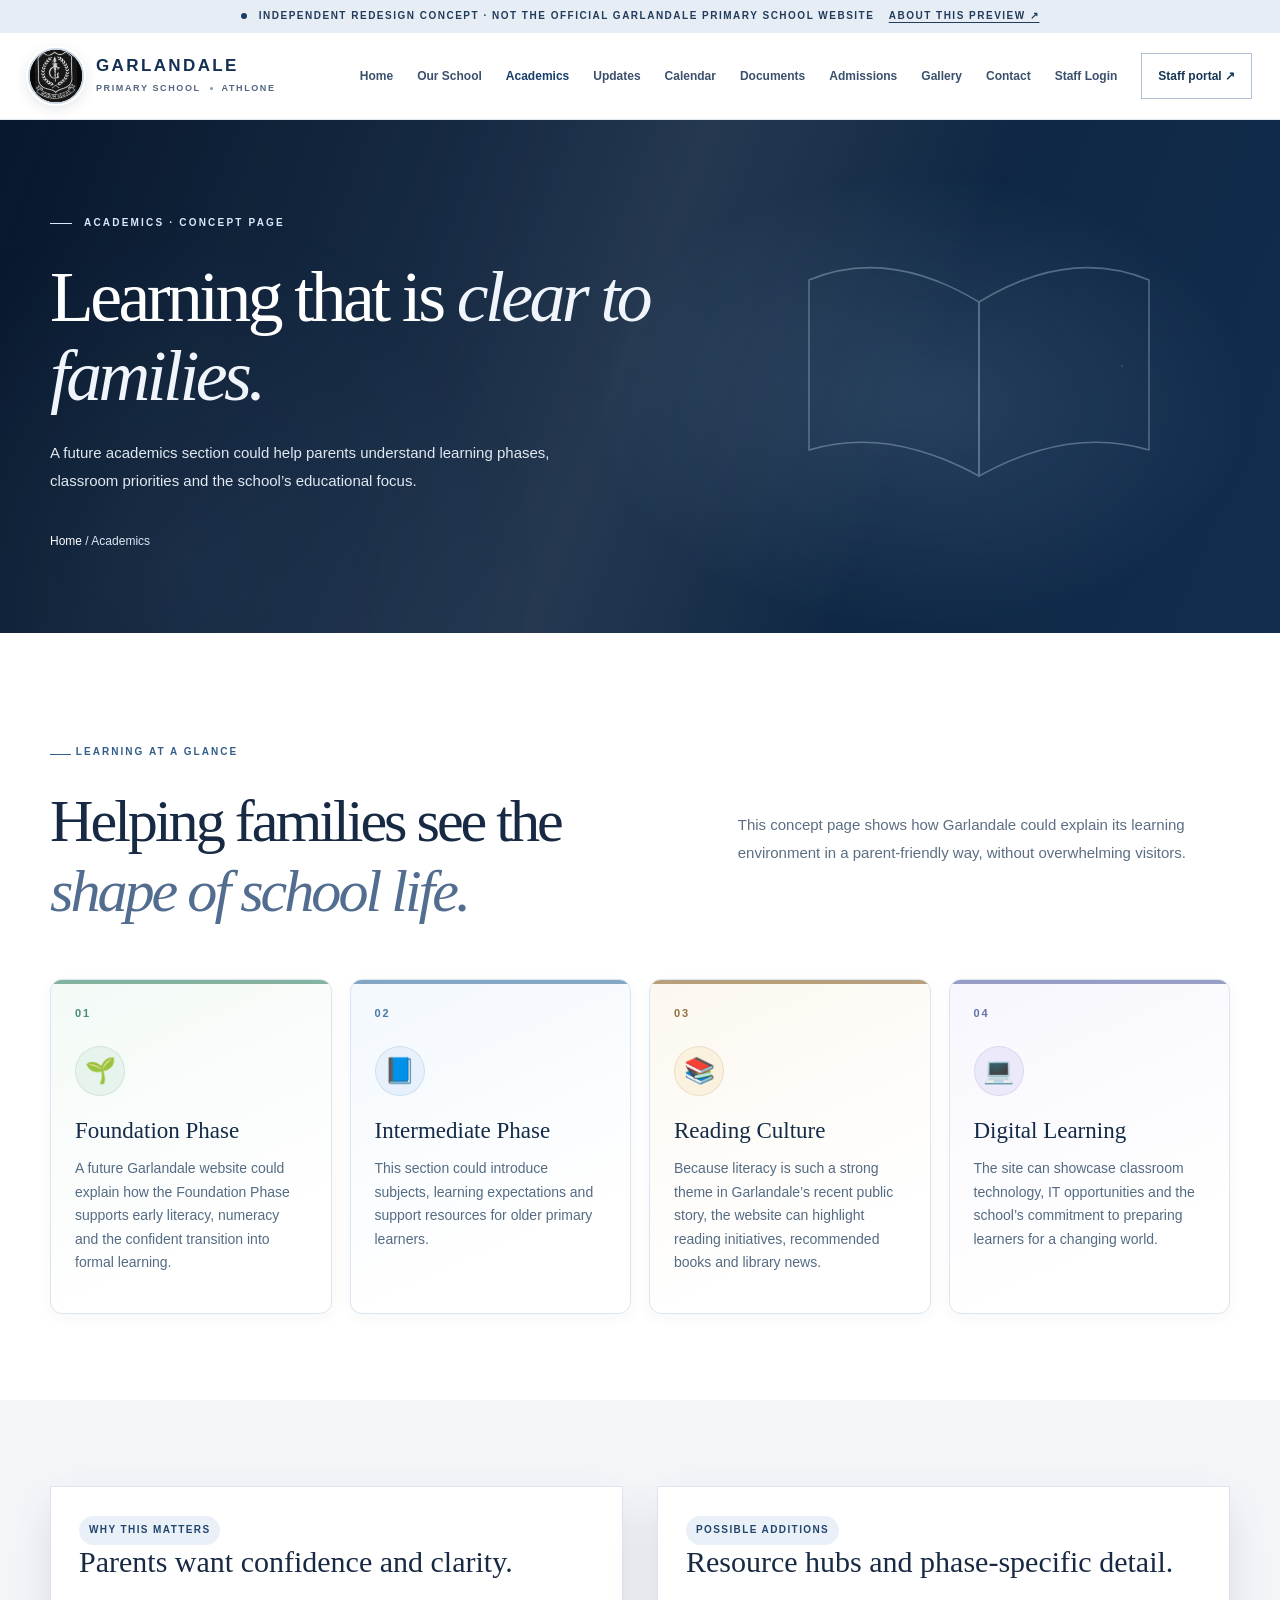
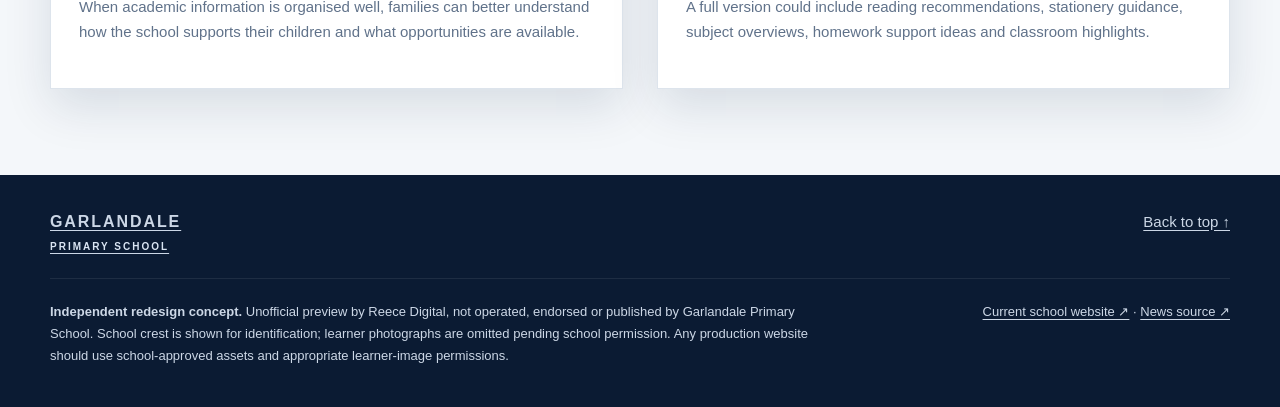
<file: academics.html>
<!doctype html><html lang="en"><head><meta charset="utf-8"><meta name="robots" content="noindex,nofollow"><meta name="viewport" content="width=device-width,initial-scale=1"><meta name="theme-color" content="#122c4d"><meta name="description" content="Academics concept page for Garlandale Primary School."><title>Academics | Garlandale Primary School Concept</title><link rel="stylesheet" href="styles.css?v=mobile-hero-20261118-1"><link rel="icon" type="image/svg+xml" href="favicon.svg?v=20261118-photos-restored-4"><link rel="icon" type="image/png" sizes="192x192" href="garlandale-school-crest.png?v=20261118-photos-restored-4"><link rel="apple-touch-icon" href="garlandale-school-crest.png?v=20261118-photos-restored-4"><meta property="og:type" content="website"><meta property="og:title" content="Academics | Garlandale Primary School Concept"><meta property="og:description" content="Independent Garlandale Primary School website redesign concept by Reece Digital. Explore school information, calendar, gallery and demonstration staff portal."><meta property="og:url" content="https://fredrock007.github.io/garlandale-primary-redesign/academics.html"><meta property="og:image" content="https://fredrock007.github.io/garlandale-primary-redesign/garlandale-school-crest.png"><meta name="twitter:card" content="summary"><meta name="twitter:image" content="https://fredrock007.github.io/garlandale-primary-redesign/garlandale-school-crest.png"></head><body data-page="academics"><div class="concept"><span class="concept-dot"></span> Independent redesign concept · Not the official Garlandale Primary School website <a href="#concept-info">About this preview ↗</a></div><header class="header" id="top"><div class="navwrap"><a href="index.html" class="identity" aria-label="Garlandale Primary concept home"><span class="identity-mark"><img src="garlandale-school-crest.png" alt=""></span><span><strong>GARLANDALE</strong><small>PRIMARY SCHOOL <i></i> ATHLONE</small></span></a><button class="menu-toggle" type="button" aria-label="Open navigation" aria-controls="main-nav" aria-expanded="false"><span></span><span></span><span></span></button><nav id="main-nav" aria-label="Main navigation"><a href="index.html" data-nav="home">Home</a><a href="about.html" data-nav="about">Our School</a><a href="academics.html" data-nav="academics">Academics</a><a href="updates.html" data-nav="updates">Updates</a><a href="calendar.html" data-nav="calendar">Calendar</a><a href="documents.html" data-nav="documents">Documents</a><a href="admissions.html" data-nav="admissions">Admissions</a><a href="gallery.html" data-nav="gallery">Gallery</a><a href="contact.html" data-nav="contact">Contact</a><a href="staff-login.html" data-nav="staff-login">Staff Login</a><button type="button" class="staff-button" id="open-staff">Staff portal <span aria-hidden="true">↗</span></button></nav></div></header>
<main><section class="page-hero"><div class="banner-art art-academics" aria-hidden="true"><svg viewBox="0 0 530 350" fill="none" stroke="currentColor" stroke-width="1.5" stroke-linecap="round" stroke-linejoin="round">
  <g class="gp-book">
    <path d="M85 248 V78 Q164 45 255 100 V274 Q164 224 85 248 Z"/>
    <path d="M255 100 Q345 45 425 78 V248 Q345 224 255 274 Z"/>
    <path d="M255 100 V274"/>
  </g>
  <g class="gp-writing-lines">
    <path class="gp-write w1" pathLength="100" d="M112 118 Q171 101 225 129"/>
    <path class="gp-write w2" pathLength="100" d="M288 129 Q343 101 398 118"/>
    <path class="gp-write w3" pathLength="100" d="M112 164 Q170 146 225 174"/>
    <path class="gp-write w4" pathLength="100" d="M288 174 Q342 146 398 164"/>
  </g>
</svg></div><div class="hero-ring" style="right:-140px;top:-250px;width:560px;height:560px"></div><div class="hero-ring" style="right:80px;top:-130px;width:420px;height:420px"></div><div class="content"><p class="kicker"><span></span> ACADEMICS · CONCEPT PAGE</p><h1>Learning that is <em>clear to families.</em></h1><p class="lead">A future academics section could help parents understand learning phases, classroom priorities and the school’s educational focus.</p><nav class="breadcrumbs"><a href="index.html">Home</a> / Academics</nav></div></section></main>
<section class="section"><div class="content"><div class="section-head reveal"><div><p class="section-overline"><span></span> LEARNING AT A GLANCE</p><h2>Helping families see the<br><em>shape of school life.</em></h2></div><p>This concept page shows how Garlandale could explain its learning environment in a parent-friendly way, without overwhelming visitors.</p></div><div class="learning-grid"><article class="learning-item reveal"><span class="learning-number">01</span><div class="learning-icon" aria-hidden="true">🌱</div><h3>Foundation Phase</h3><p>A future Garlandale website could explain how the Foundation Phase supports early literacy, numeracy and the confident transition into formal learning.</p></article><article class="learning-item reveal"><span class="learning-number">02</span><div class="learning-icon" aria-hidden="true">📘</div><h3>Intermediate Phase</h3><p>This section could introduce subjects, learning expectations and support resources for older primary learners.</p></article><article class="learning-item reveal"><span class="learning-number">03</span><div class="learning-icon" aria-hidden="true">📚</div><h3>Reading Culture</h3><p>Because literacy is such a strong theme in Garlandale’s recent public story, the website can highlight reading initiatives, recommended books and library news.</p></article><article class="learning-item reveal"><span class="learning-number">04</span><div class="learning-icon" aria-hidden="true">💻</div><h3>Digital Learning</h3><p>The site can showcase classroom technology, IT opportunities and the school’s commitment to preparing learners for a changing world.</p></article></div></div></section>
<section class="section progress-section"><div class="content grid-2"><article class="card pad reveal"><span class="chip">Why this matters</span><h3>Parents want confidence and clarity.</h3><p class="muted">When academic information is organised well, families can better understand how the school supports their children and what opportunities are available.</p></article><article class="card pad reveal"><span class="chip">Possible additions</span><h3>Resource hubs and phase-specific detail.</h3><p class="muted">A full version could include reading recommendations, stationery guidance, subject overviews, homework support ideas and classroom highlights.</p></article></div></section>
<footer class="footer" id="concept-info"><div class="content footer-top"><a href="#top" class="footer-brand">GARLANDALE <span>PRIMARY SCHOOL</span></a><a href="#top">Back to top ↑</a></div><div class="content footer-bottom"><p><strong>Independent redesign concept.</strong> Unofficial preview by Reece Digital, not operated, endorsed or published by Garlandale Primary School. School crest is shown for identification; learner photographs are omitted pending school permission. Any production website should use school-approved assets and appropriate learner-image permissions.</p><p><a href="https://garlandaleprimary.wordpress.com/" target="_blank" rel="noopener noreferrer">Current school website ↗</a> · <a href="https://athlonenews.co.za/news/2026-10-28-garlandale-primary-school-unveils-renovated-library/" target="_blank" rel="noopener noreferrer">News source ↗</a></p></div></footer><dialog class="staff-dialog" id="staff-dialog" aria-labelledby="staff-title"><button id="close-staff" type="button" class="dialog-close" aria-label="Close preview">×</button><div class="dialog-kicker">FUTURE FUNCTIONALITY</div><h2 id="staff-title">A simpler way to manage school updates.</h2><p>A secure staff dashboard could allow authorised team members to manage website content without needing to edit code.</p><div class="dialog-options"><span>✦ Post announcements</span><span>▤ Update school calendar</span><span>⇩ Share documents</span><span>▧ Manage approved photographs</span></div><p class="dialog-footnote">Concept preview only. No real staff accounts or shared content storage are connected.</p><button class="btn btn-gold" type="button" id="staff-done">Close preview <span>→</span></button></dialog><script src="script.js?v=20261118-photos-restored-4"></script></body></html>
</file>
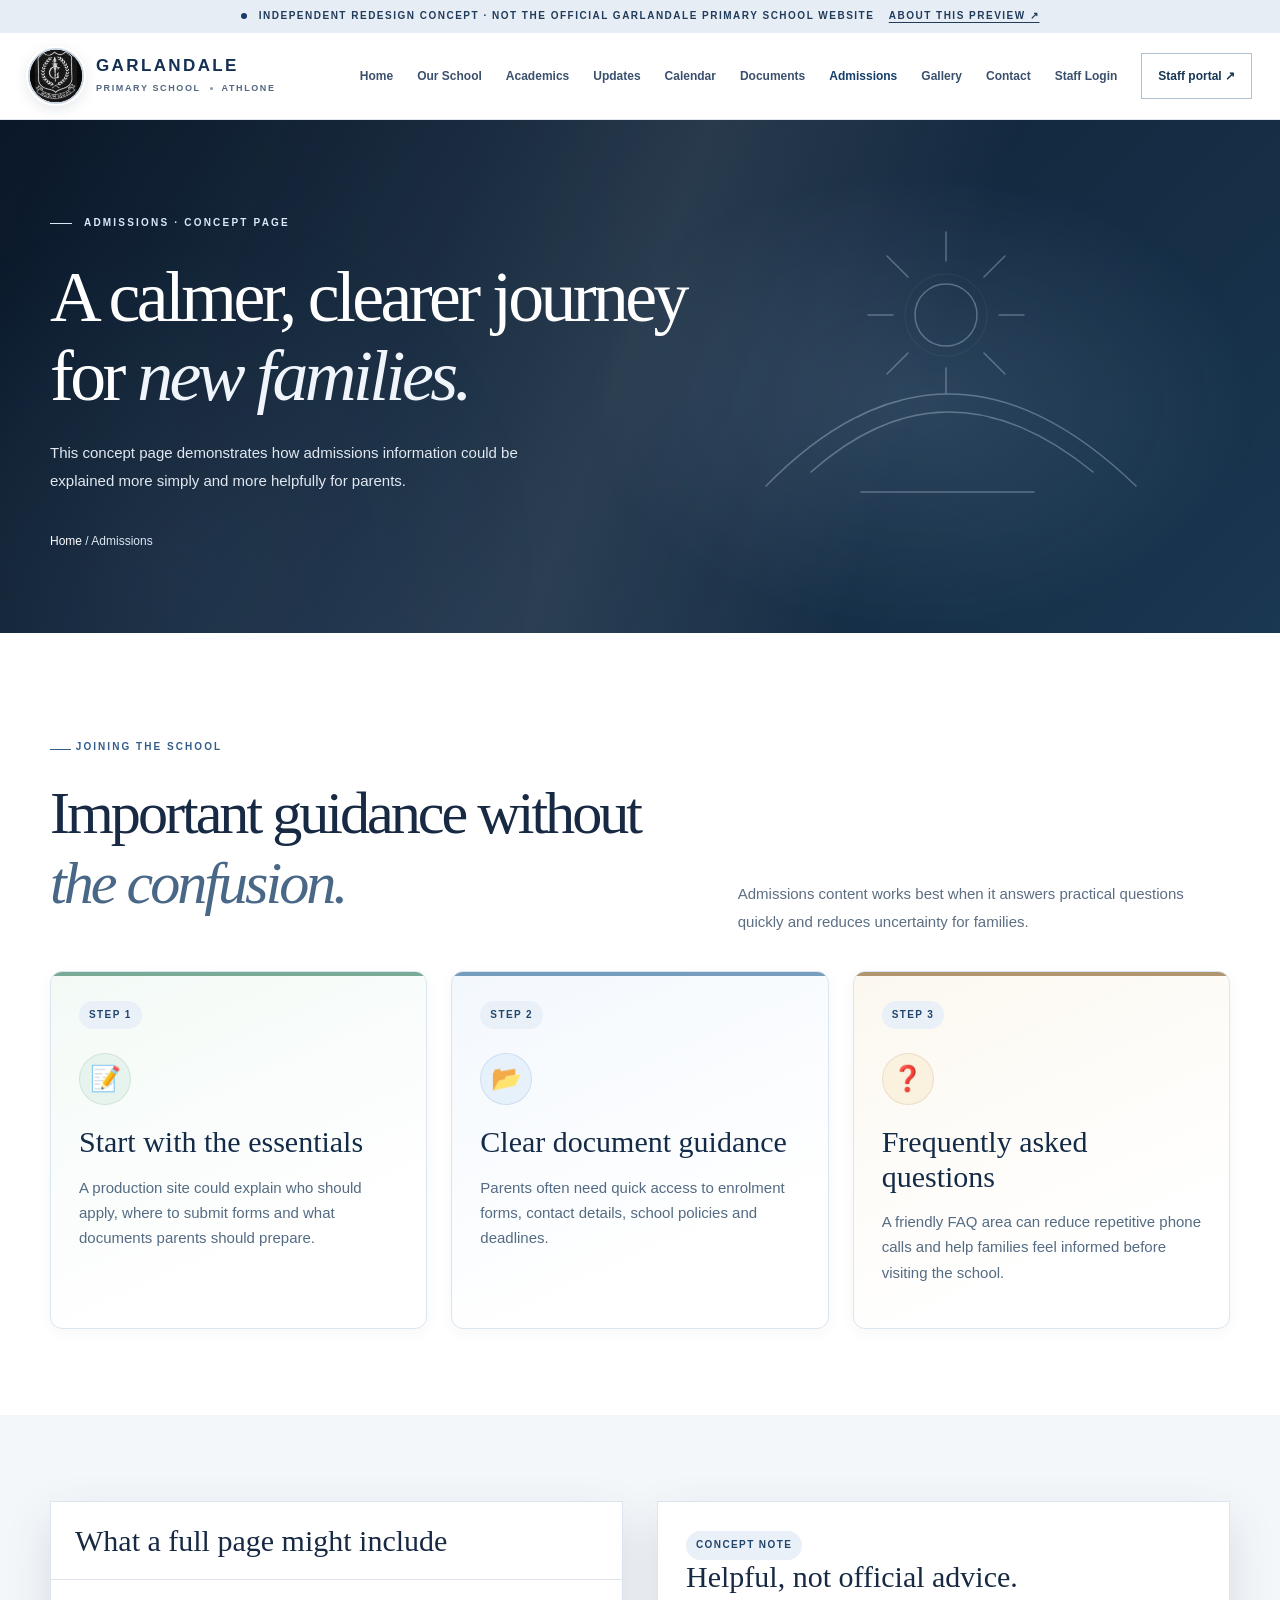
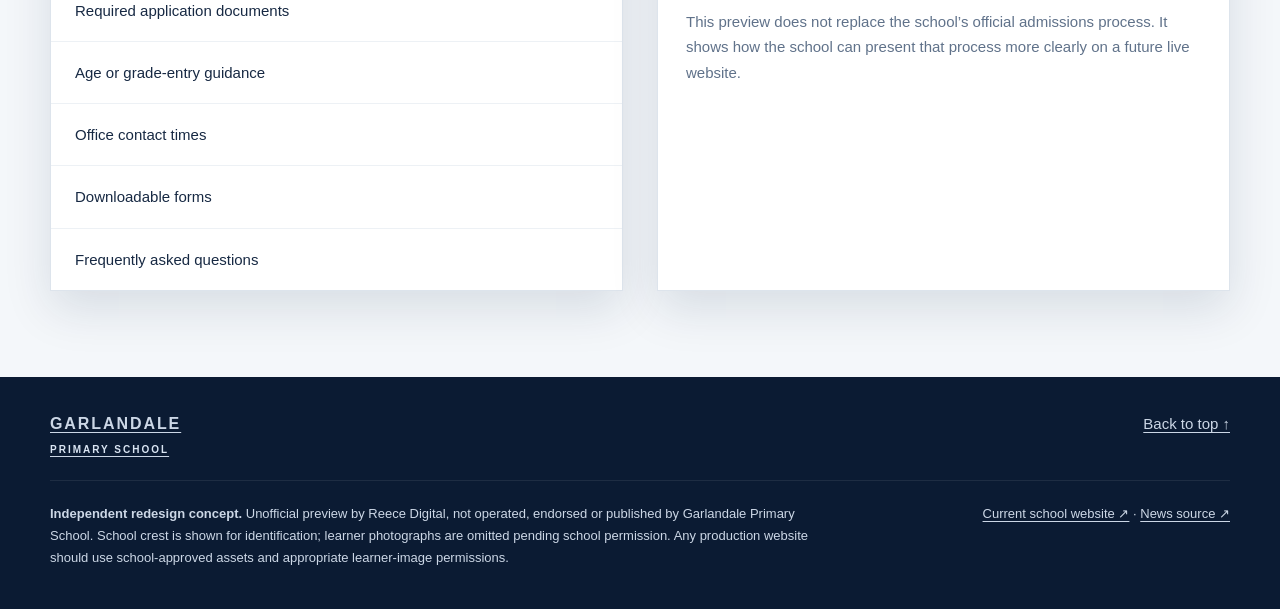
<file: admissions.html>
<!doctype html><html lang="en"><head><meta charset="utf-8"><meta name="robots" content="noindex,nofollow"><meta name="viewport" content="width=device-width,initial-scale=1"><meta name="theme-color" content="#122c4d"><meta name="description" content="Admissions concept page for Garlandale Primary School."><title>Admissions | Garlandale Primary School Concept</title><link rel="stylesheet" href="styles.css?v=mobile-hero-20261118-1"><link rel="icon" type="image/svg+xml" href="favicon.svg?v=20261118-photos-restored-4"><link rel="icon" type="image/png" sizes="192x192" href="garlandale-school-crest.png?v=20261118-photos-restored-4"><link rel="apple-touch-icon" href="garlandale-school-crest.png?v=20261118-photos-restored-4"><meta property="og:type" content="website"><meta property="og:title" content="Admissions | Garlandale Primary School Concept"><meta property="og:description" content="Independent Garlandale Primary School website redesign concept by Reece Digital. Explore school information, calendar, gallery and demonstration staff portal."><meta property="og:url" content="https://fredrock007.github.io/garlandale-primary-redesign/admissions.html"><meta property="og:image" content="https://fredrock007.github.io/garlandale-primary-redesign/garlandale-school-crest.png"><meta name="twitter:card" content="summary"><meta name="twitter:image" content="https://fredrock007.github.io/garlandale-primary-redesign/garlandale-school-crest.png"></head><body data-page="admissions"><div class="concept"><span class="concept-dot"></span> Independent redesign concept · Not the official Garlandale Primary School website <a href="#concept-info">About this preview ↗</a></div><header class="header" id="top"><div class="navwrap"><a href="index.html" class="identity" aria-label="Garlandale Primary concept home"><span class="identity-mark"><img src="garlandale-school-crest.png" alt=""></span><span><strong>GARLANDALE</strong><small>PRIMARY SCHOOL <i></i> ATHLONE</small></span></a><button class="menu-toggle" type="button" aria-label="Open navigation" aria-controls="main-nav" aria-expanded="false"><span></span><span></span><span></span></button><nav id="main-nav" aria-label="Main navigation"><a href="index.html" data-nav="home">Home</a><a href="about.html" data-nav="about">Our School</a><a href="academics.html" data-nav="academics">Academics</a><a href="updates.html" data-nav="updates">Updates</a><a href="calendar.html" data-nav="calendar">Calendar</a><a href="documents.html" data-nav="documents">Documents</a><a href="admissions.html" data-nav="admissions">Admissions</a><a href="gallery.html" data-nav="gallery">Gallery</a><a href="contact.html" data-nav="contact">Contact</a><a href="staff-login.html" data-nav="staff-login">Staff Login</a><button type="button" class="staff-button" id="open-staff">Staff portal <span aria-hidden="true">↗</span></button></nav></div></header>
<main><section class="page-hero"><div class="banner-art art-admissions" aria-hidden="true"><svg viewBox="0 0 530 350" fill="none" stroke="currentColor" stroke-width="1.5" stroke-linecap="round" stroke-linejoin="round">
  <g class="gp-horizon"><path d="M80 284 Q260 100 450 284"/><path d="M125 270 Q260 150 407 270"/><path d="M175 290 H348"/></g>
  <g class="gp-sun"><circle cx="260" cy="113" r="31"/>
    <g class="gp-sun-rays">
      <path d="M260 59 V30 M260 166 V192 M207 113 H182 M313 113 H338"/>
      <path d="M222 75 L201 54 M298 75 L319 54 M222 151 L201 172 M298 151 L319 172"/>
    </g>
  </g>
  <circle class="gp-sun-aura" cx="260" cy="113" r="41"/>
</svg></div><div class="hero-ring" style="right:-140px;top:-250px;width:560px;height:560px"></div><div class="hero-ring" style="right:80px;top:-130px;width:420px;height:420px"></div><div class="content"><p class="kicker"><span></span> ADMISSIONS · CONCEPT PAGE</p><h1>A calmer, clearer journey for <em>new families.</em></h1><p class="lead">This concept page demonstrates how admissions information could be explained more simply and more helpfully for parents.</p><nav class="breadcrumbs"><a href="index.html">Home</a> / Admissions</nav></div></section></main>
<section class="section"><div class="content"><div class="section-head reveal"><div><p class="section-overline"><span></span> JOINING THE SCHOOL</p><h2>Important guidance without<br><em>the confusion.</em></h2></div><p>Admissions content works best when it answers practical questions quickly and reduces uncertainty for families.</p></div><div class="grid-3"><article class="card pad reveal lively-card"><span class="chip">Step 1</span><div class="lively-icon" aria-hidden="true">📝</div><h3>Start with the essentials</h3><p class="muted">A production site could explain who should apply, where to submit forms and what documents parents should prepare.</p></article><article class="card pad reveal lively-card"><span class="chip">Step 2</span><div class="lively-icon" aria-hidden="true">📂</div><h3>Clear document guidance</h3><p class="muted">Parents often need quick access to enrolment forms, contact details, school policies and deadlines.</p></article><article class="card pad reveal lively-card"><span class="chip">Step 3</span><div class="lively-icon" aria-hidden="true">❓</div><h3>Frequently asked questions</h3><p class="muted">A friendly FAQ area can reduce repetitive phone calls and help families feel informed before visiting the school.</p></article></div></div></section>
<section class="section progress-section"><div class="content grid-2"><article class="table-card reveal"><div class="table-head"><h3>What a full page might include</h3></div><ul class="table-list"><li>Required application documents</li><li>Age or grade-entry guidance</li><li>Office contact times</li><li>Downloadable forms</li><li>Frequently asked questions</li></ul></article><article class="card pad reveal"><span class="chip">Concept note</span><h3>Helpful, not official advice.</h3><p class="muted">This preview does not replace the school’s official admissions process. It shows how the school can present that process more clearly on a future live website.</p></article></div></section>
<footer class="footer" id="concept-info"><div class="content footer-top"><a href="#top" class="footer-brand">GARLANDALE <span>PRIMARY SCHOOL</span></a><a href="#top">Back to top ↑</a></div><div class="content footer-bottom"><p><strong>Independent redesign concept.</strong> Unofficial preview by Reece Digital, not operated, endorsed or published by Garlandale Primary School. School crest is shown for identification; learner photographs are omitted pending school permission. Any production website should use school-approved assets and appropriate learner-image permissions.</p><p><a href="https://garlandaleprimary.wordpress.com/" target="_blank" rel="noopener noreferrer">Current school website ↗</a> · <a href="https://athlonenews.co.za/news/2026-10-28-garlandale-primary-school-unveils-renovated-library/" target="_blank" rel="noopener noreferrer">News source ↗</a></p></div></footer><dialog class="staff-dialog" id="staff-dialog" aria-labelledby="staff-title"><button id="close-staff" type="button" class="dialog-close" aria-label="Close preview">×</button><div class="dialog-kicker">FUTURE FUNCTIONALITY</div><h2 id="staff-title">A simpler way to manage school updates.</h2><p>A secure staff dashboard could allow authorised team members to manage website content without needing to edit code.</p><div class="dialog-options"><span>✦ Post announcements</span><span>▤ Update school calendar</span><span>⇩ Share documents</span><span>▧ Manage approved photographs</span></div><p class="dialog-footnote">Concept preview only. No real staff accounts or shared content storage are connected.</p><button class="btn btn-gold" type="button" id="staff-done">Close preview <span>→</span></button></dialog><script src="script.js?v=20261118-photos-restored-4"></script></body></html>
</file>
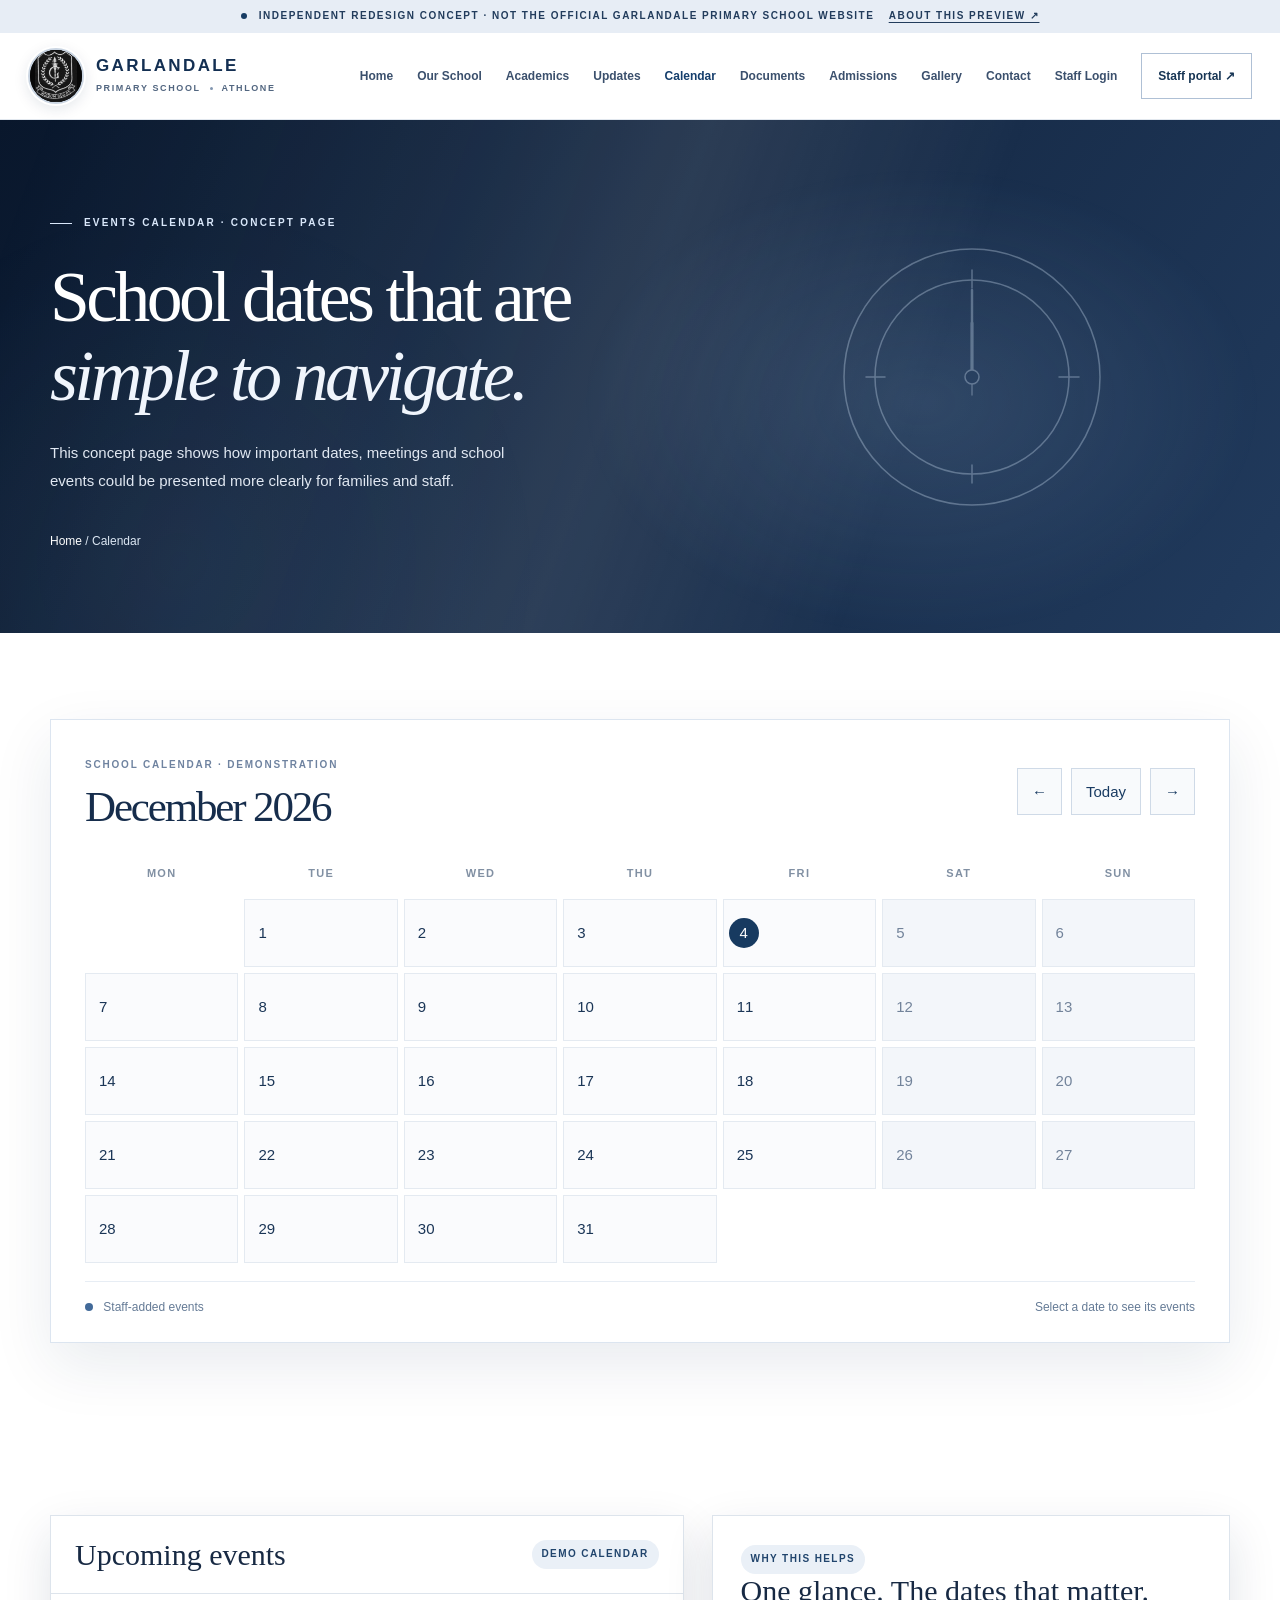
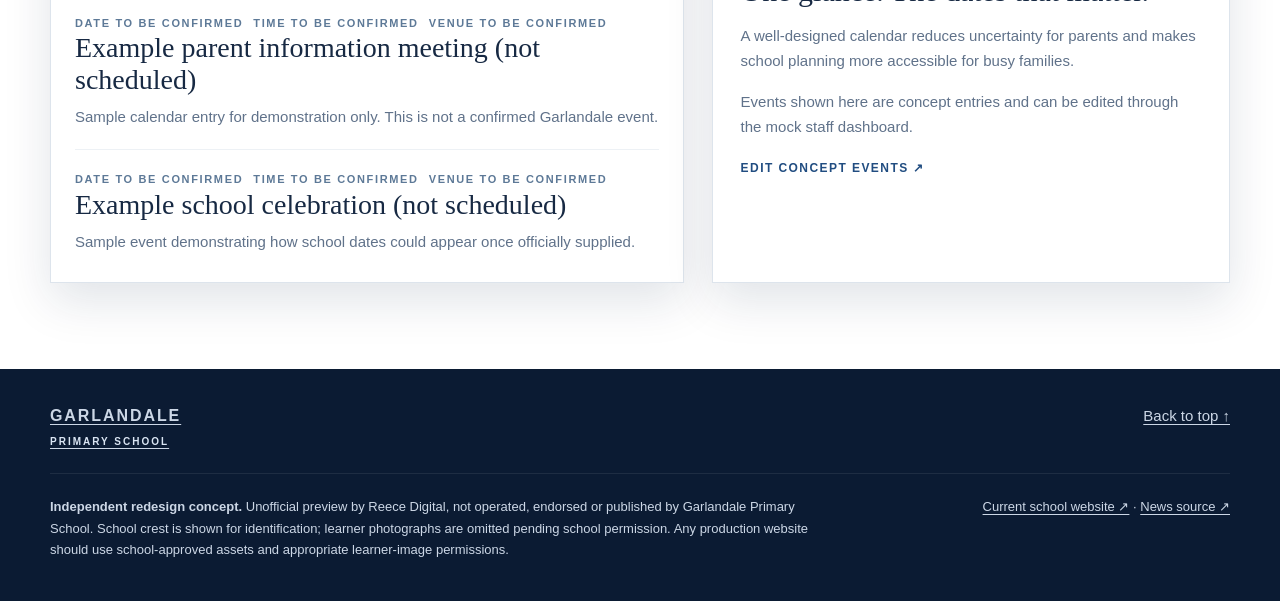
<file: calendar.html>
<!doctype html><html lang="en"><head><meta charset="utf-8"><meta name="robots" content="noindex,nofollow"><meta name="viewport" content="width=device-width,initial-scale=1"><meta name="theme-color" content="#122c4d"><meta name="description" content="Calendar concept page for Garlandale Primary School."><title>Calendar | Garlandale Primary School Concept</title><link rel="stylesheet" href="styles.css?v=mobile-hero-20261118-1"><link rel="icon" type="image/svg+xml" href="favicon.svg?v=20261118-photos-restored-4"><link rel="icon" type="image/png" sizes="192x192" href="garlandale-school-crest.png?v=20261118-photos-restored-4"><link rel="apple-touch-icon" href="garlandale-school-crest.png?v=20261118-photos-restored-4"><meta property="og:type" content="website"><meta property="og:title" content="Calendar | Garlandale Primary School Concept"><meta property="og:description" content="Independent Garlandale Primary School website redesign concept by Reece Digital. Explore school information, calendar, gallery and demonstration staff portal."><meta property="og:url" content="https://fredrock007.github.io/garlandale-primary-redesign/calendar.html"><meta property="og:image" content="https://fredrock007.github.io/garlandale-primary-redesign/garlandale-school-crest.png"><meta name="twitter:card" content="summary"><meta name="twitter:image" content="https://fredrock007.github.io/garlandale-primary-redesign/garlandale-school-crest.png"></head><body data-page="calendar"><div class="concept"><span class="concept-dot"></span> Independent redesign concept · Not the official Garlandale Primary School website <a href="#concept-info">About this preview ↗</a></div><header class="header" id="top"><div class="navwrap"><a href="index.html" class="identity" aria-label="Garlandale Primary concept home"><span class="identity-mark"><img src="garlandale-school-crest.png" alt=""></span><span><strong>GARLANDALE</strong><small>PRIMARY SCHOOL <i></i> ATHLONE</small></span></a><button class="menu-toggle" type="button" aria-label="Open navigation" aria-controls="main-nav" aria-expanded="false"><span></span><span></span><span></span></button><nav id="main-nav" aria-label="Main navigation"><a href="index.html" data-nav="home">Home</a><a href="about.html" data-nav="about">Our School</a><a href="academics.html" data-nav="academics">Academics</a><a href="updates.html" data-nav="updates">Updates</a><a href="calendar.html" data-nav="calendar">Calendar</a><a href="documents.html" data-nav="documents">Documents</a><a href="admissions.html" data-nav="admissions">Admissions</a><a href="gallery.html" data-nav="gallery">Gallery</a><a href="contact.html" data-nav="contact">Contact</a><a href="staff-login.html" data-nav="staff-login">Staff Login</a><button type="button" class="staff-button" id="open-staff">Staff portal <span aria-hidden="true">↗</span></button></nav></div></header>
<main><section class="page-hero"><div class="banner-art art-calendar" aria-hidden="true"><svg viewBox="0 0 530 350" fill="none" stroke="currentColor" stroke-width="1.5" stroke-linecap="round" stroke-linejoin="round">
  <circle cx="260" cy="175" r="128"/><circle cx="260" cy="175" r="97"/>
  <path d="M260 68 V86 M260 263 V281 M154 175 H173 M347 175 H367"/>
  <g class="gp-minute-hand"><path d="M260 175 V88" stroke-width="2.4"/></g>
  <g class="gp-hour-hand"><path d="M260 175 V121" stroke-width="3"/></g>
  <g class="gp-second-hand"><path d="M260 193 V98" stroke-width="1.3"/></g>
  <circle cx="260" cy="175" r="7" fill="#213b5d"/>
</svg></div><div class="hero-ring" style="right:-140px;top:-250px;width:560px;height:560px"></div><div class="hero-ring" style="right:80px;top:-130px;width:420px;height:420px"></div><div class="content"><p class="kicker"><span></span> EVENTS CALENDAR · CONCEPT PAGE</p><h1>School dates that are <em>simple to navigate.</em></h1><p class="lead">This concept page shows how important dates, meetings and school events could be presented more clearly for families and staff.</p><nav class="breadcrumbs"><a href="index.html">Home</a> / Calendar</nav></div></section></main>
<section class="section calendar-month-section"><div class="content">
<div class="month-calendar" aria-label="Interactive monthly school calendar">
 <div class="month-calendar-top">
  <div><span class="month-calendar-eyebrow">SCHOOL CALENDAR · DEMONSTRATION</span><h2 id="month-calendar-heading" aria-live="polite">School calendar</h2></div>
  <div class="month-calendar-actions"><button id="month-prev" class="month-arrow" type="button" aria-label="Previous month">&#8592;</button><button id="month-today" class="month-today" type="button">Today</button><button id="month-next" class="month-arrow" type="button" aria-label="Next month">&#8594;</button></div>
 </div>
 <div class="month-days" id="month-days" role="grid" aria-label="Month days"></div>
 <div class="month-calendar-bottom"><span><i class="event-key-dot"></i> Staff-added events</span><span id="month-selection-message" aria-live="polite">Select a date to see its events</span></div>
 <div id="month-day-events" class="month-day-events" aria-live="polite"></div>
</div>
</div></section>
<section class="section"><div class="content calendar-grid"><div class="table-card reveal"><div class="table-head"><h3>Upcoming events</h3><span class="chip">Demo calendar</span></div><div id="events-list" class="event-list" style="padding:0 24px 8px"></div></div><div class="card pad reveal"><span class="chip">Why this helps</span><h3>One glance. The dates that matter.</h3><p class="muted">A well-designed calendar reduces uncertainty for parents and makes school planning more accessible for busy families.</p><p class="muted">Events shown here are concept entries and can be edited through the mock staff dashboard.</p><a class="text-link" href="staff-demo.html">Edit concept events ↗</a></div></div></section>
<footer class="footer" id="concept-info"><div class="content footer-top"><a href="#top" class="footer-brand">GARLANDALE <span>PRIMARY SCHOOL</span></a><a href="#top">Back to top ↑</a></div><div class="content footer-bottom"><p><strong>Independent redesign concept.</strong> Unofficial preview by Reece Digital, not operated, endorsed or published by Garlandale Primary School. School crest is shown for identification; learner photographs are omitted pending school permission. Any production website should use school-approved assets and appropriate learner-image permissions.</p><p><a href="https://garlandaleprimary.wordpress.com/" target="_blank" rel="noopener noreferrer">Current school website ↗</a> · <a href="https://athlonenews.co.za/news/2026-10-28-garlandale-primary-school-unveils-renovated-library/" target="_blank" rel="noopener noreferrer">News source ↗</a></p></div></footer><dialog class="staff-dialog" id="staff-dialog" aria-labelledby="staff-title"><button id="close-staff" type="button" class="dialog-close" aria-label="Close preview">×</button><div class="dialog-kicker">FUTURE FUNCTIONALITY</div><h2 id="staff-title">A simpler way to manage school updates.</h2><p>A secure staff dashboard could allow authorised team members to manage website content without needing to edit code.</p><div class="dialog-options"><span>✦ Post announcements</span><span>▤ Update school calendar</span><span>⇩ Share documents</span><span>▧ Manage approved photographs</span></div><p class="dialog-footnote">Concept preview only. No real staff accounts or shared content storage are connected.</p><button class="btn btn-gold" type="button" id="staff-done">Close preview <span>→</span></button></dialog><script src="script.js?v=20261118-photos-restored-4"></script></body></html>
</file>
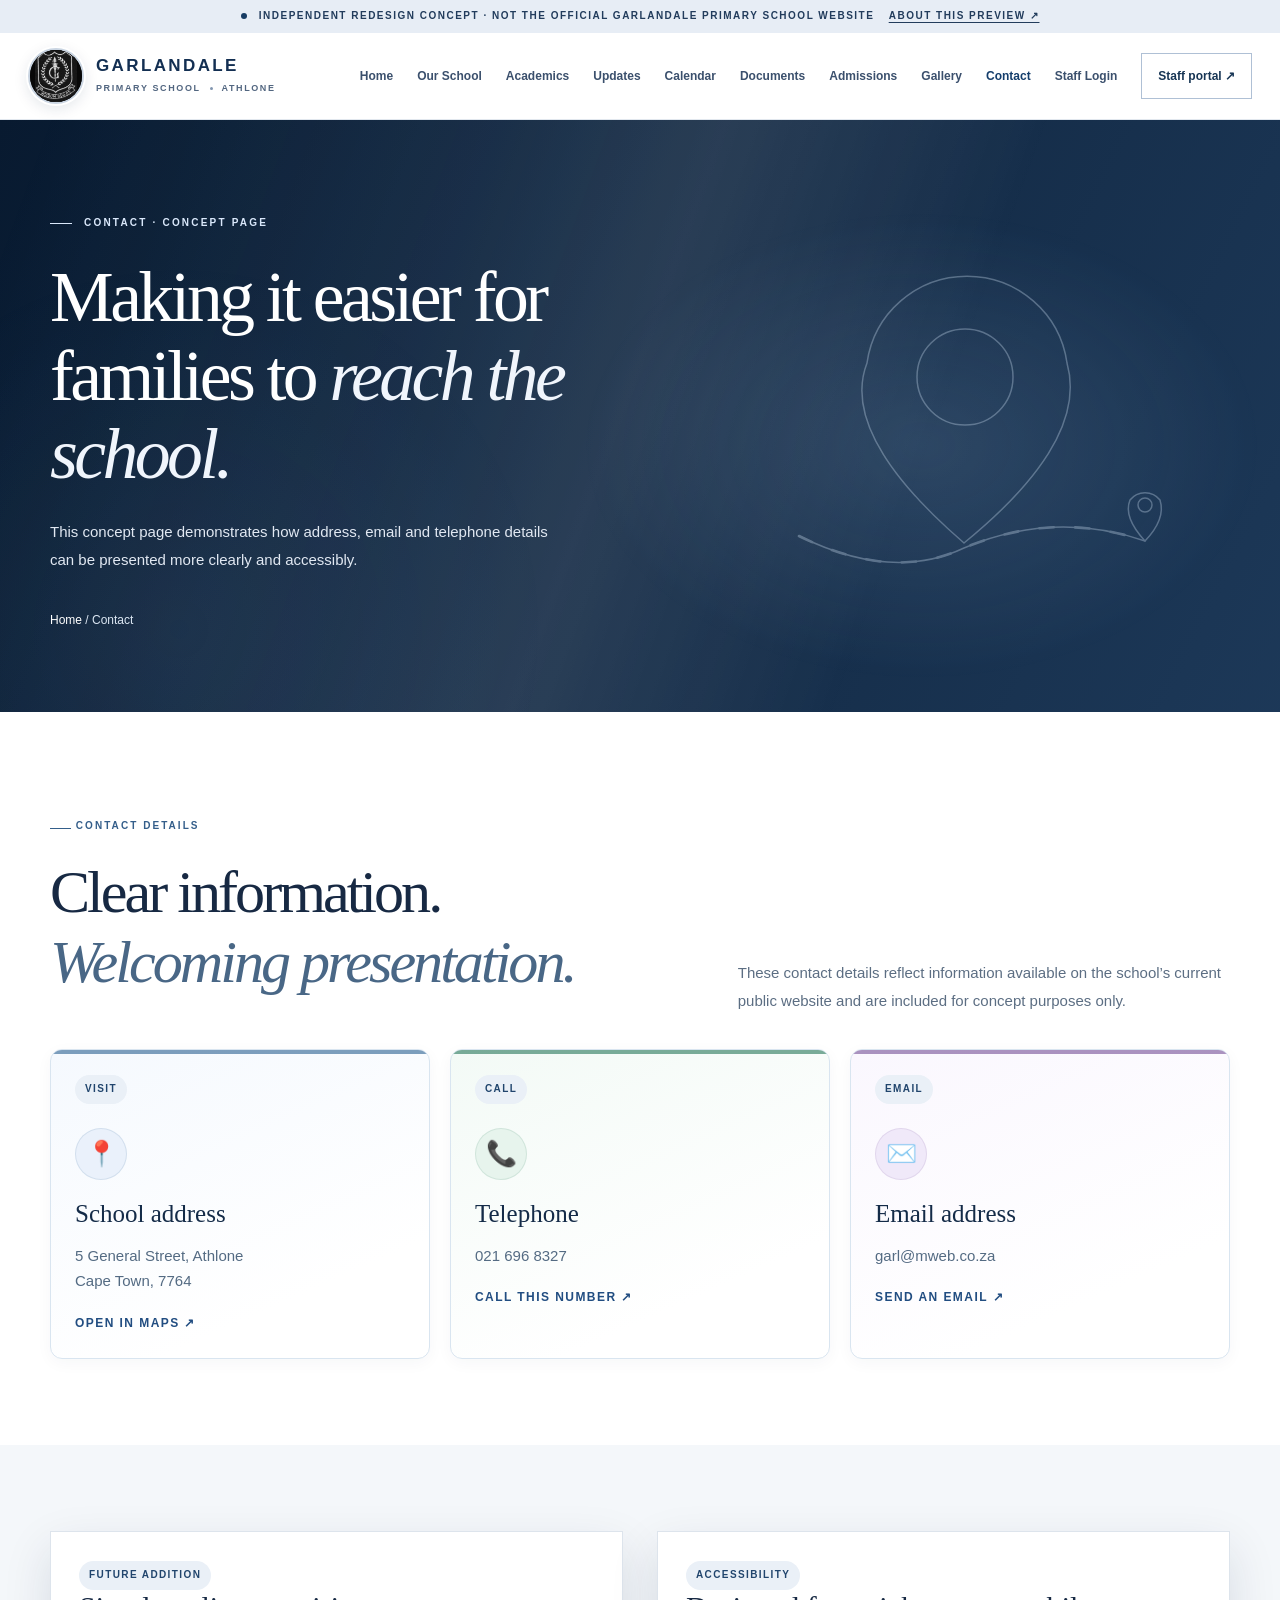
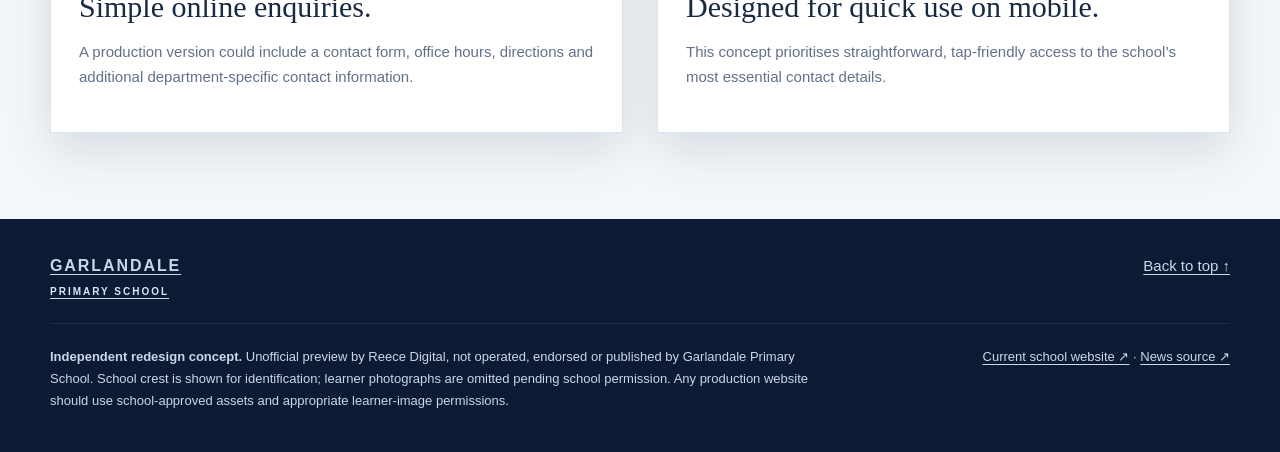
<file: contact.html>
<!doctype html><html lang="en"><head><meta charset="utf-8"><meta name="robots" content="noindex,nofollow"><meta name="viewport" content="width=device-width,initial-scale=1"><meta name="theme-color" content="#122c4d"><meta name="description" content="Contact concept page for Garlandale Primary School."><title>Contact | Garlandale Primary School Concept</title><link rel="stylesheet" href="styles.css?v=mobile-hero-20261118-1"><link rel="icon" type="image/svg+xml" href="favicon.svg?v=20261118-photos-restored-4"><link rel="icon" type="image/png" sizes="192x192" href="garlandale-school-crest.png?v=20261118-photos-restored-4"><link rel="apple-touch-icon" href="garlandale-school-crest.png?v=20261118-photos-restored-4"><meta property="og:type" content="website"><meta property="og:title" content="Contact | Garlandale Primary School Concept"><meta property="og:description" content="Independent Garlandale Primary School website redesign concept by Reece Digital. Explore school information, calendar, gallery and demonstration staff portal."><meta property="og:url" content="https://fredrock007.github.io/garlandale-primary-redesign/contact.html"><meta property="og:image" content="https://fredrock007.github.io/garlandale-primary-redesign/garlandale-school-crest.png"><meta name="twitter:card" content="summary"><meta name="twitter:image" content="https://fredrock007.github.io/garlandale-primary-redesign/garlandale-school-crest.png"></head><body data-page="contact"><div class="concept"><span class="concept-dot"></span> Independent redesign concept · Not the official Garlandale Primary School website <a href="#concept-info">About this preview ↗</a></div><header class="header" id="top"><div class="navwrap"><a href="index.html" class="identity" aria-label="Garlandale Primary concept home"><span class="identity-mark"><img src="garlandale-school-crest.png" alt=""></span><span><strong>GARLANDALE</strong><small>PRIMARY SCHOOL <i></i> ATHLONE</small></span></a><button class="menu-toggle" type="button" aria-label="Open navigation" aria-controls="main-nav" aria-expanded="false"><span></span><span></span><span></span></button><nav id="main-nav" aria-label="Main navigation"><a href="index.html" data-nav="home">Home</a><a href="about.html" data-nav="about">Our School</a><a href="academics.html" data-nav="academics">Academics</a><a href="updates.html" data-nav="updates">Updates</a><a href="calendar.html" data-nav="calendar">Calendar</a><a href="documents.html" data-nav="documents">Documents</a><a href="admissions.html" data-nav="admissions">Admissions</a><a href="gallery.html" data-nav="gallery">Gallery</a><a href="contact.html" data-nav="contact">Contact</a><a href="staff-login.html" data-nav="staff-login">Staff Login</a><button type="button" class="staff-button" id="open-staff">Staff portal <span aria-hidden="true">↗</span></button></nav></div></header>
<main><section class="page-hero"><div class="banner-art art-contact" aria-hidden="true"><svg viewBox="0 0 530 350" fill="none" stroke="currentColor" stroke-width="1.5" stroke-linecap="round" stroke-linejoin="round">
  <g class="gp-marker-original"><path d="M265 302 Q140 194 168 122 A101 101 0 0 1 368 122 Q390 200 265 302 Z"/><circle cx="266" cy="136" r="48"/></g>
  <path class="gp-route-base" d="M100 295 Q193 341 265 307 Q355 269 446 300"/>
  <path class="gp-route" pathLength="100" d="M100 295 Q193 341 265 307 Q355 269 446 300"/>
  <g class="gp-second-pin">
    <path d="M446 300 Q424 276 431 259 A19 19 0 0 1 461 259 Q467 278 446 300 Z"/>
    <circle cx="446" cy="264" r="7"/>
  </g>
  <circle class="gp-pin-pulse" cx="446" cy="285" r="24"/>
</svg></div><div class="hero-ring" style="right:-140px;top:-250px;width:560px;height:560px"></div><div class="hero-ring" style="right:80px;top:-130px;width:420px;height:420px"></div><div class="content"><p class="kicker"><span></span> CONTACT · CONCEPT PAGE</p><h1>Making it easier for families to <em>reach the school.</em></h1><p class="lead">This concept page demonstrates how address, email and telephone details can be presented more clearly and accessibly.</p><nav class="breadcrumbs"><a href="index.html">Home</a> / Contact</nav></div></section></main>
<section class="section"><div class="content"><div class="section-head reveal"><div><p class="section-overline"><span></span> CONTACT DETAILS</p><h2>Clear information.<br><em>Welcoming presentation.</em></h2></div><p>These contact details reflect information available on the school’s current public website and are included for concept purposes only.</p></div><div class="contact-cards"><article class="mini-card reveal lively-card"><span class="chip">Visit</span><div class="lively-icon" aria-hidden="true">📍</div><h3>School address</h3><p class="muted">5 General Street, Athlone<br>Cape Town, 7764</p><a class="text-link" target="_blank" rel="noopener noreferrer" href="https://www.google.com/maps/search/?api=1&query=5%20General%20Street%20Athlone%20Cape%20Town">Open in Maps ↗</a></article><article class="mini-card reveal lively-card"><span class="chip">Call</span><div class="lively-icon" aria-hidden="true">📞</div><h3>Telephone</h3><p class="muted">021 696 8327</p><a class="text-link" href="tel:+27216968327">Call this number ↗</a></article><article class="mini-card reveal lively-card"><span class="chip">Email</span><div class="lively-icon" aria-hidden="true">✉️</div><h3>Email address</h3><p class="muted">garl@mweb.co.za</p><a class="text-link" href="mailto:garl@mweb.co.za">Send an email ↗</a></article></div></div></section>
<section class="section progress-section"><div class="content grid-2"><article class="card pad reveal"><span class="chip">Future addition</span><h3>Simple online enquiries.</h3><p class="muted">A production version could include a contact form, office hours, directions and additional department-specific contact information.</p></article><article class="card pad reveal"><span class="chip">Accessibility</span><h3>Designed for quick use on mobile.</h3><p class="muted">This concept prioritises straightforward, tap-friendly access to the school’s most essential contact details.</p></article></div></section>
<footer class="footer" id="concept-info"><div class="content footer-top"><a href="#top" class="footer-brand">GARLANDALE <span>PRIMARY SCHOOL</span></a><a href="#top">Back to top ↑</a></div><div class="content footer-bottom"><p><strong>Independent redesign concept.</strong> Unofficial preview by Reece Digital, not operated, endorsed or published by Garlandale Primary School. School crest is shown for identification; learner photographs are omitted pending school permission. Any production website should use school-approved assets and appropriate learner-image permissions.</p><p><a href="https://garlandaleprimary.wordpress.com/" target="_blank" rel="noopener noreferrer">Current school website ↗</a> · <a href="https://athlonenews.co.za/news/2026-10-28-garlandale-primary-school-unveils-renovated-library/" target="_blank" rel="noopener noreferrer">News source ↗</a></p></div></footer><dialog class="staff-dialog" id="staff-dialog" aria-labelledby="staff-title"><button id="close-staff" type="button" class="dialog-close" aria-label="Close preview">×</button><div class="dialog-kicker">FUTURE FUNCTIONALITY</div><h2 id="staff-title">A simpler way to manage school updates.</h2><p>A secure staff dashboard could allow authorised team members to manage website content without needing to edit code.</p><div class="dialog-options"><span>✦ Post announcements</span><span>▤ Update school calendar</span><span>⇩ Share documents</span><span>▧ Manage approved photographs</span></div><p class="dialog-footnote">Concept preview only. No real staff accounts or shared content storage are connected.</p><button class="btn btn-gold" type="button" id="staff-done">Close preview <span>→</span></button></dialog><script src="script.js?v=20261118-photos-restored-4"></script></body></html>
</file>
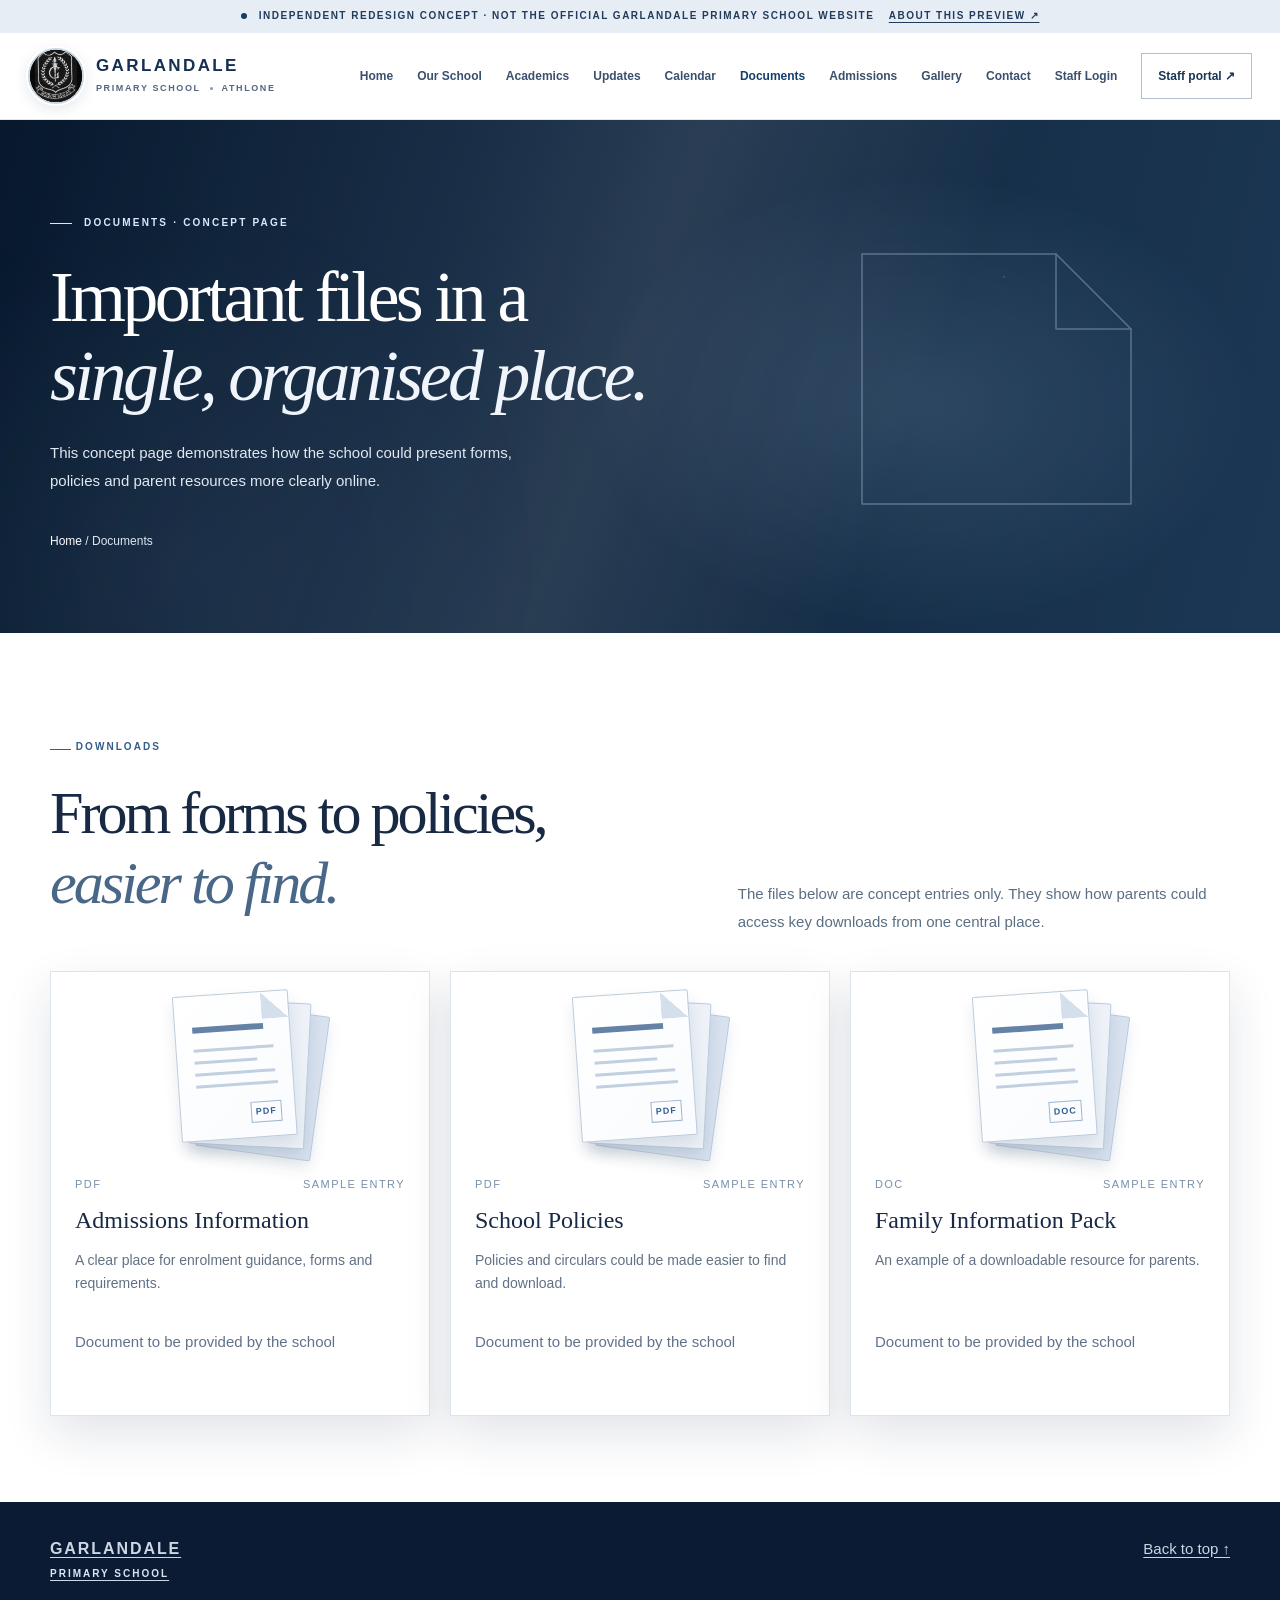
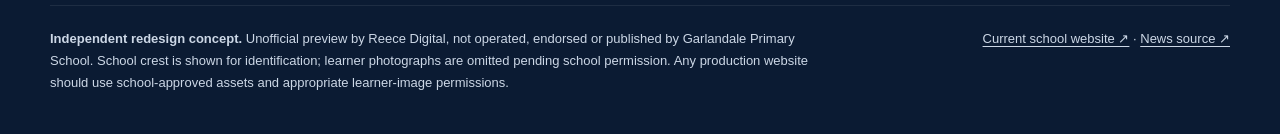
<file: documents.html>
<!doctype html><html lang="en"><head><meta charset="utf-8"><meta name="robots" content="noindex,nofollow"><meta name="viewport" content="width=device-width,initial-scale=1"><meta name="theme-color" content="#122c4d"><meta name="description" content="Documents concept page for Garlandale Primary School."><title>Documents | Garlandale Primary School Concept</title><link rel="stylesheet" href="styles.css?v=mobile-hero-20261118-1"><link rel="icon" type="image/svg+xml" href="favicon.svg?v=20261118-photos-restored-4"><link rel="icon" type="image/png" sizes="192x192" href="garlandale-school-crest.png?v=20261118-photos-restored-4"><link rel="apple-touch-icon" href="garlandale-school-crest.png?v=20261118-photos-restored-4"><meta property="og:type" content="website"><meta property="og:title" content="Documents | Garlandale Primary School Concept"><meta property="og:description" content="Independent Garlandale Primary School website redesign concept by Reece Digital. Explore school information, calendar, gallery and demonstration staff portal."><meta property="og:url" content="https://fredrock007.github.io/garlandale-primary-redesign/documents.html"><meta property="og:image" content="https://fredrock007.github.io/garlandale-primary-redesign/garlandale-school-crest.png"><meta name="twitter:card" content="summary"><meta name="twitter:image" content="https://fredrock007.github.io/garlandale-primary-redesign/garlandale-school-crest.png"></head><body data-page="documents"><div class="concept"><span class="concept-dot"></span> Independent redesign concept · Not the official Garlandale Primary School website <a href="#concept-info">About this preview ↗</a></div><header class="header" id="top"><div class="navwrap"><a href="index.html" class="identity" aria-label="Garlandale Primary concept home"><span class="identity-mark"><img src="garlandale-school-crest.png" alt=""></span><span><strong>GARLANDALE</strong><small>PRIMARY SCHOOL <i></i> ATHLONE</small></span></a><button class="menu-toggle" type="button" aria-label="Open navigation" aria-controls="main-nav" aria-expanded="false"><span></span><span></span><span></span></button><nav id="main-nav" aria-label="Main navigation"><a href="index.html" data-nav="home">Home</a><a href="about.html" data-nav="about">Our School</a><a href="academics.html" data-nav="academics">Academics</a><a href="updates.html" data-nav="updates">Updates</a><a href="calendar.html" data-nav="calendar">Calendar</a><a href="documents.html" data-nav="documents">Documents</a><a href="admissions.html" data-nav="admissions">Admissions</a><a href="gallery.html" data-nav="gallery">Gallery</a><a href="contact.html" data-nav="contact">Contact</a><a href="staff-login.html" data-nav="staff-login">Staff Login</a><button type="button" class="staff-button" id="open-staff">Staff portal <span aria-hidden="true">↗</span></button></nav></div></header>
<main><section class="page-hero"><div class="banner-art art-documents" aria-hidden="true"><svg viewBox="0 0 530 350" fill="none" stroke="currentColor" stroke-width="1.5" stroke-linecap="round" stroke-linejoin="round">
  <path d="M125 52 H319 L394 127 V302 H125 Z"/>
  <path d="M319 52 V127 H394"/>
  <g class="gp-writing-lines">
    <path class="gp-write w1" pathLength="100" d="M149 75 H267"/>
    <path class="gp-write w2" pathLength="100" d="M169 163 H349"/>
    <path class="gp-write w3" pathLength="100" d="M169 190 H349"/>
    <path class="gp-write w4" pathLength="100" d="M169 217 H349"/>
    <path class="gp-write w5" pathLength="100" d="M169 244 H298"/>
  </g>
</svg></div><div class="hero-ring" style="right:-140px;top:-250px;width:560px;height:560px"></div><div class="hero-ring" style="right:80px;top:-130px;width:420px;height:420px"></div><div class="content"><p class="kicker"><span></span> DOCUMENTS · CONCEPT PAGE</p><h1>Important files in a <em>single, organised place.</em></h1><p class="lead">This concept page demonstrates how the school could present forms, policies and parent resources more clearly online.</p><nav class="breadcrumbs"><a href="index.html">Home</a> / Documents</nav></div></section></main>
<section class="section"><div class="content"><div class="section-head reveal"><div><p class="section-overline"><span></span> DOWNLOADS</p><h2>From forms to policies,<br><em>easier to find.</em></h2></div><p>The files below are concept entries only. They show how parents could access key downloads from one central place.</p></div><div id="documents-list" class="document-grid"></div></div></section>
<footer class="footer" id="concept-info"><div class="content footer-top"><a href="#top" class="footer-brand">GARLANDALE <span>PRIMARY SCHOOL</span></a><a href="#top">Back to top ↑</a></div><div class="content footer-bottom"><p><strong>Independent redesign concept.</strong> Unofficial preview by Reece Digital, not operated, endorsed or published by Garlandale Primary School. School crest is shown for identification; learner photographs are omitted pending school permission. Any production website should use school-approved assets and appropriate learner-image permissions.</p><p><a href="https://garlandaleprimary.wordpress.com/" target="_blank" rel="noopener noreferrer">Current school website ↗</a> · <a href="https://athlonenews.co.za/news/2026-10-28-garlandale-primary-school-unveils-renovated-library/" target="_blank" rel="noopener noreferrer">News source ↗</a></p></div></footer><dialog class="staff-dialog" id="staff-dialog" aria-labelledby="staff-title"><button id="close-staff" type="button" class="dialog-close" aria-label="Close preview">×</button><div class="dialog-kicker">FUTURE FUNCTIONALITY</div><h2 id="staff-title">A simpler way to manage school updates.</h2><p>A secure staff dashboard could allow authorised team members to manage website content without needing to edit code.</p><div class="dialog-options"><span>✦ Post announcements</span><span>▤ Update school calendar</span><span>⇩ Share documents</span><span>▧ Manage approved photographs</span></div><p class="dialog-footnote">Concept preview only. No real staff accounts or shared content storage are connected.</p><button class="btn btn-gold" type="button" id="staff-done">Close preview <span>→</span></button></dialog><script src="script.js?v=20261118-photos-restored-4"></script></body></html>
</file>
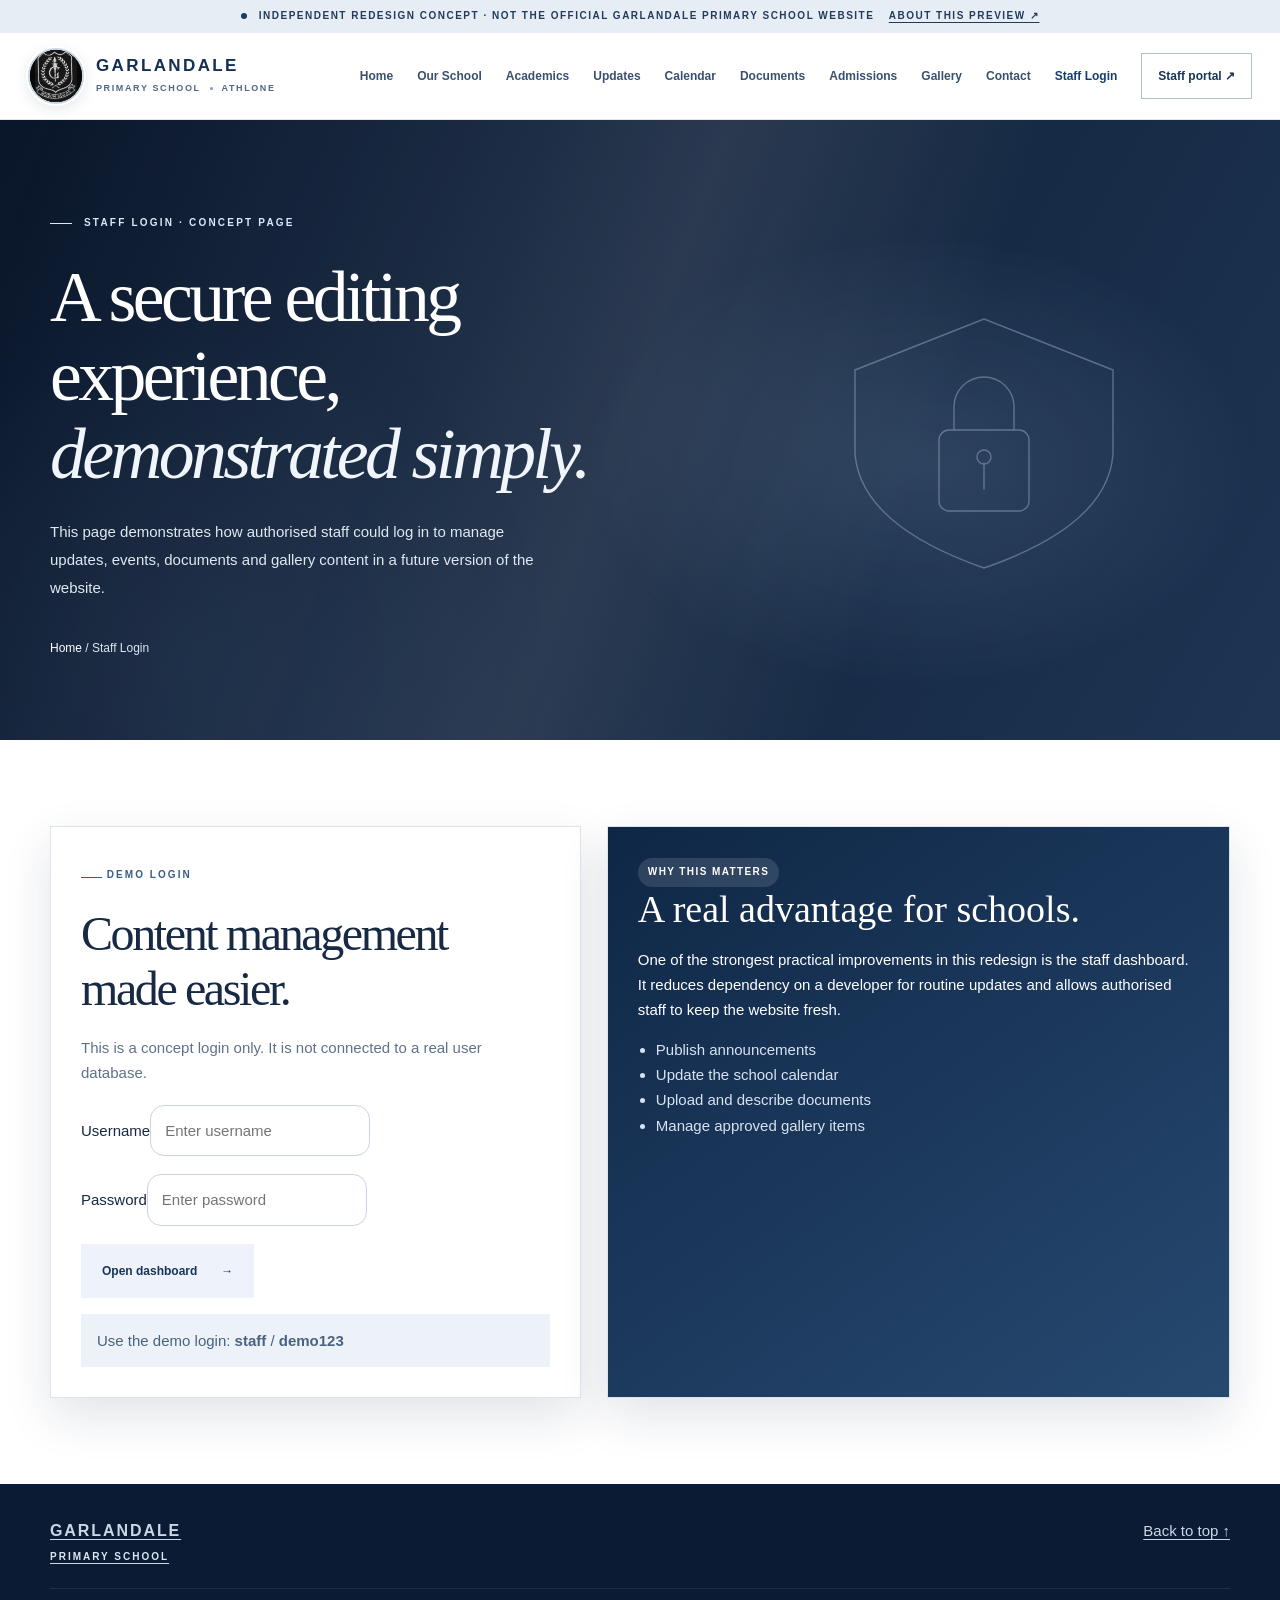
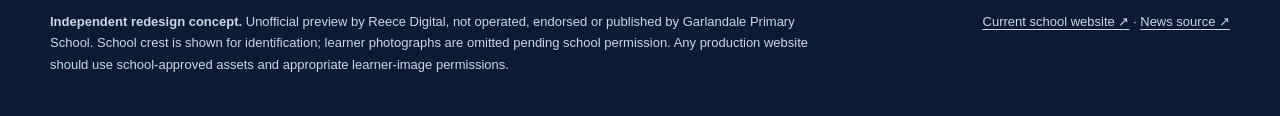
<file: staff-demo.html>
<!doctype html><html lang="en"><head><meta charset="utf-8"><meta name="robots" content="noindex,nofollow"><meta name="viewport" content="width=device-width,initial-scale=1"><meta name="theme-color" content="#122c4d"><meta name="description" content="Staff content dashboard concept for Garlandale Primary School."><title>Staff Dashboard | Garlandale Primary School Concept</title><link rel="stylesheet" href="styles.css?v=mobile-hero-20261118-1"><link rel="icon" type="image/svg+xml" href="favicon.svg?v=20261118-photos-restored-4"><link rel="icon" type="image/png" sizes="192x192" href="garlandale-school-crest.png?v=20261118-photos-restored-4"><link rel="apple-touch-icon" href="garlandale-school-crest.png?v=20261118-photos-restored-4"><meta property="og:type" content="website"><meta property="og:title" content="Staff Dashboard | Garlandale Primary School Concept"><meta property="og:description" content="Independent Garlandale Primary School redesign concept by Reece Digital."><meta property="og:url" content="https://fredrock007.github.io/garlandale-primary-redesign/staff-demo.html"><meta property="og:image" content="https://fredrock007.github.io/garlandale-primary-redesign/garlandale-school-crest.png"><meta name="twitter:card" content="summary"><meta name="twitter:image" content="https://fredrock007.github.io/garlandale-primary-redesign/garlandale-school-crest.png"></head><body data-page="staff-login" data-dashboard="true"><div class="concept"><span class="concept-dot"></span> Independent redesign concept · Not the official Garlandale Primary School website <a href="#concept-info">About this preview ↗</a></div><header class="header" id="top"><div class="navwrap"><a href="index.html" class="identity" aria-label="Garlandale Primary concept home"><span class="identity-mark"><img src="garlandale-school-crest.png" alt=""></span><span><strong>GARLANDALE</strong><small>PRIMARY SCHOOL <i></i> ATHLONE</small></span></a><button class="menu-toggle" type="button" aria-label="Open navigation" aria-controls="main-nav" aria-expanded="false"><span></span><span></span><span></span></button><nav id="main-nav" aria-label="Main navigation"><a href="index.html" data-nav="home">Home</a><a href="about.html" data-nav="about">Our School</a><a href="academics.html" data-nav="academics">Academics</a><a href="updates.html" data-nav="updates">Updates</a><a href="calendar.html" data-nav="calendar">Calendar</a><a href="documents.html" data-nav="documents">Documents</a><a href="admissions.html" data-nav="admissions">Admissions</a><a href="gallery.html" data-nav="gallery">Gallery</a><a href="contact.html" data-nav="contact">Contact</a><a href="staff-login.html" data-nav="staff-login">Staff Login</a><button type="button" class="staff-button" id="open-staff">Staff portal <span aria-hidden="true">↗</span></button></nav></div></header>
<main><section class="page-hero"><div class="banner-art art-staff-login" aria-hidden="true"><svg viewBox="0 0 530 350" fill="none" stroke="currentColor" stroke-width="1.4"><rect x="100" y="66" width="320" height="218" rx="15"/><path d="M100 118 H420 M145 155 H375 M145 195 H326 M145 235 H360"/></svg></div><div class="hero-ring" style="right:-140px;top:-250px;width:560px;height:560px"></div><div class="hero-ring" style="right:80px;top:-130px;width:420px;height:420px"></div><div class="content"><p class="kicker"><span></span> STAFF DASHBOARD · CONCEPT PAGE</p><h1>A practical editing dashboard for <em>day-to-day school updates.</em></h1><p class="lead">This mock dashboard stores demo content in your browser and updates the public concept pages for announcements, events, documents and gallery items.</p><nav class="breadcrumbs"><a href="index.html">Home</a> / <a href="staff-login.html">Staff Login</a> / Dashboard</nav></div></section></main>
<section class="section"><div class="content"><div style="text-align:right;margin-bottom:14px"><button type="button" id="demo-logout" class="btn btn-outline" style="color:#183655;border-color:#afc0d5">Log out of demo</button></div><div id="dashboard-message" class="notice">This dashboard is a concept demonstration only. Changes are stored locally in the browser for preview purposes.</div><div id="stat-grid" class="dashboard-statgrid" style="margin:22px 0 26px"></div><div class="dashboard-grid"><aside class="dashboard-panel reveal"><h3>Publish content</h3><h4>Add announcement</h4><form id="announcement-form"><input name="title" placeholder="Announcement title" required><textarea name="summary" placeholder="Short summary" required></textarea><div class="form-grid"><input name="date" type="date" required><input name="audience" placeholder="Audience e.g. Whole School"></div><button class="btn btn-gold" type="submit">Save announcement</button></form><h4>Add event</h4><form id="event-form"><input name="title" placeholder="Event title" required><div class="form-grid"><input name="date" type="date" required><input name="time" placeholder="Time e.g. 18:00"></div><input name="location" placeholder="Location"><textarea name="summary" placeholder="Event details"></textarea><button class="btn btn-gold" type="submit">Save event</button></form><h4>Add document</h4><form id="document-form"><input name="title" placeholder="Document title" required><div class="form-grid"><input name="type" placeholder="File type e.g. PDF"><input name="link" placeholder="Link e.g. https://..."></div><textarea name="note" placeholder="Short description"></textarea><button class="btn btn-gold" type="submit">Save document</button></form><h4>Add gallery item</h4><form id="gallery-form"><input name="title" placeholder="Gallery title" required><input name="image" value="school-community-concept.svg" placeholder="Image filename or URL"><textarea name="caption" placeholder="Caption"></textarea><textarea name="credit" placeholder="Credit / source note"></textarea><button class="btn btn-gold" type="submit">Save gallery item</button></form><button id="reset-demo" class="btn btn-outline" style="color:#183655;border-color:#afc0d5;margin-top:18px">Reset demo content</button></aside><div class="dashboard-stream"><article class="table-card reveal"><div class="table-head"><h3>Latest announcements preview</h3><a class="text-link" href="updates.html">View public page ↗</a></div><ul id="dashboard-announcements" class="table-list"></ul></article><article class="table-card reveal"><div class="table-head"><h3>Upcoming events preview</h3><a class="text-link" href="calendar.html">View public page ↗</a></div><ul id="dashboard-events" class="table-list"></ul></article><article class="card pad reveal"><span class="chip">Demonstration note</span><h3>What this proves.</h3><p class="muted">A working production version could sit behind a secure login and connect to a proper database or content-management system. For now, this dashboard demonstrates the <em>kind</em> of day-to-day control the school could have.</p></article></div></div></div></section>
<footer class="footer" id="concept-info"><div class="content footer-top"><a href="#top" class="footer-brand">GARLANDALE <span>PRIMARY SCHOOL</span></a><a href="#top">Back to top ↑</a></div><div class="content footer-bottom"><p><strong>Independent redesign concept.</strong> Unofficial preview by Reece Digital, not operated, endorsed or published by Garlandale Primary School. School crest is shown for identification; learner photographs are omitted pending school permission. Any production website should use school-approved assets and appropriate learner-image permissions.</p><p><a href="https://garlandaleprimary.wordpress.com/" target="_blank" rel="noopener noreferrer">Current school website ↗</a> · <a href="https://athlonenews.co.za/news/2026-10-28-garlandale-primary-school-unveils-renovated-library/" target="_blank" rel="noopener noreferrer">News source ↗</a></p></div></footer><dialog class="staff-dialog" id="staff-dialog" aria-labelledby="staff-title"><button id="close-staff" type="button" class="dialog-close" aria-label="Close preview">×</button><div class="dialog-kicker">FUTURE FUNCTIONALITY</div><h2 id="staff-title">A simpler way to manage school updates.</h2><p>A secure staff dashboard could allow authorised team members to manage website content without needing to edit code.</p><div class="dialog-options"><span>✦ Post announcements</span><span>▤ Update school calendar</span><span>⇩ Share documents</span><span>▧ Manage approved photographs</span></div><p class="dialog-footnote">Concept preview only. No real staff accounts or shared content storage are connected.</p><button class="btn btn-gold" type="button" id="staff-done">Close preview <span>→</span></button></dialog><script src="script.js?v=20261118-photos-restored-4"></script></body></html>
</file>
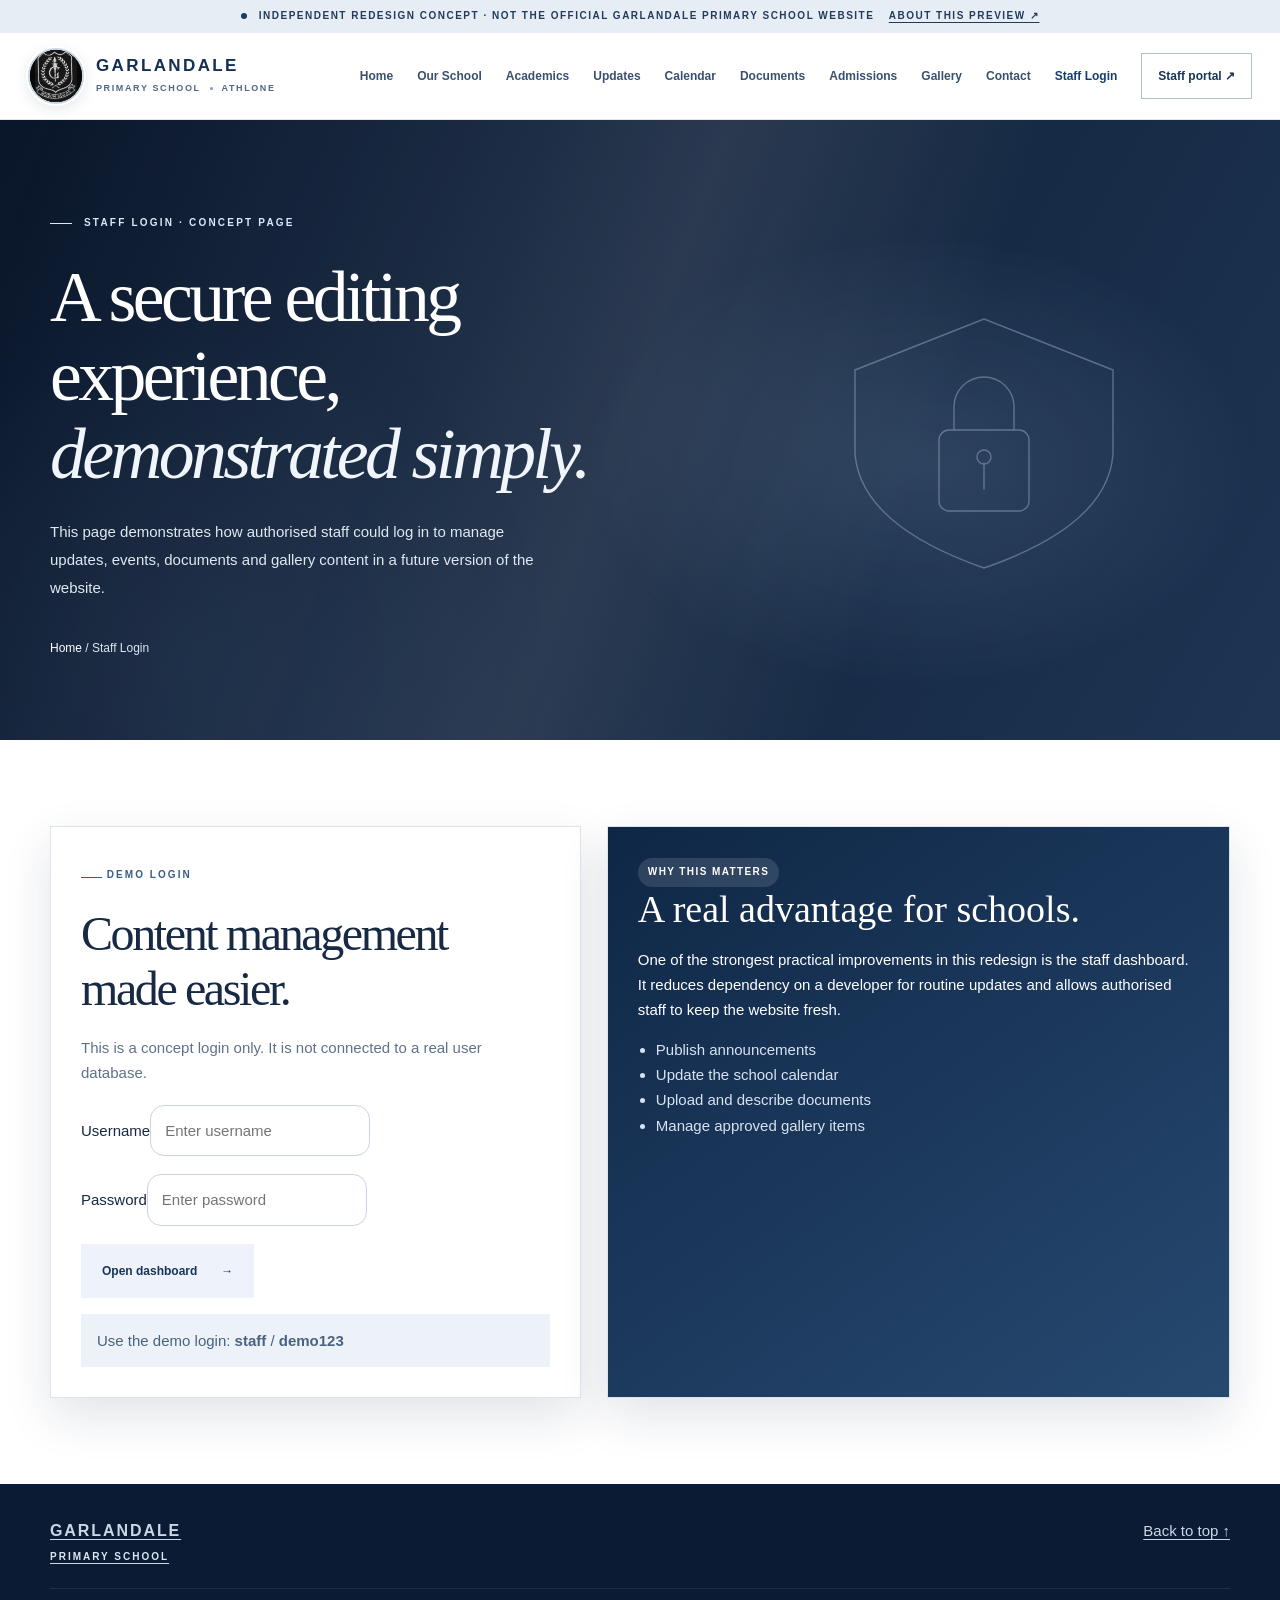
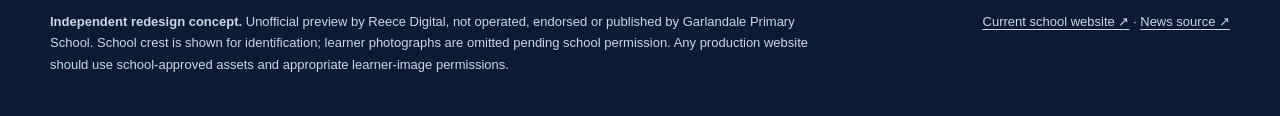
<file: staff-login.html>
<!doctype html><html lang="en"><head><meta charset="utf-8"><meta name="robots" content="noindex,nofollow"><meta name="viewport" content="width=device-width,initial-scale=1"><meta name="theme-color" content="#122c4d"><meta name="description" content="Staff login concept page for Garlandale Primary School."><title>Staff Login | Garlandale Primary School Concept</title><link rel="stylesheet" href="styles.css?v=mobile-hero-20261118-1"><link rel="icon" type="image/svg+xml" href="favicon.svg?v=20261118-photos-restored-4"><link rel="icon" type="image/png" sizes="192x192" href="garlandale-school-crest.png?v=20261118-photos-restored-4"><link rel="apple-touch-icon" href="garlandale-school-crest.png?v=20261118-photos-restored-4"><meta property="og:type" content="website"><meta property="og:title" content="Staff Login | Garlandale Primary School Concept"><meta property="og:description" content="Independent Garlandale Primary School redesign concept by Reece Digital."><meta property="og:url" content="https://fredrock007.github.io/garlandale-primary-redesign/staff-login.html"><meta property="og:image" content="https://fredrock007.github.io/garlandale-primary-redesign/garlandale-school-crest.png"><meta name="twitter:card" content="summary"><meta name="twitter:image" content="https://fredrock007.github.io/garlandale-primary-redesign/garlandale-school-crest.png"></head><body data-page="staff-login"><div class="concept"><span class="concept-dot"></span> Independent redesign concept · Not the official Garlandale Primary School website <a href="#concept-info">About this preview ↗</a></div><header class="header" id="top"><div class="navwrap"><a href="index.html" class="identity" aria-label="Garlandale Primary concept home"><span class="identity-mark"><img src="garlandale-school-crest.png" alt=""></span><span><strong>GARLANDALE</strong><small>PRIMARY SCHOOL <i></i> ATHLONE</small></span></a><button class="menu-toggle" type="button" aria-label="Open navigation" aria-controls="main-nav" aria-expanded="false"><span></span><span></span><span></span></button><nav id="main-nav" aria-label="Main navigation"><a href="index.html" data-nav="home">Home</a><a href="about.html" data-nav="about">Our School</a><a href="academics.html" data-nav="academics">Academics</a><a href="updates.html" data-nav="updates">Updates</a><a href="calendar.html" data-nav="calendar">Calendar</a><a href="documents.html" data-nav="documents">Documents</a><a href="admissions.html" data-nav="admissions">Admissions</a><a href="gallery.html" data-nav="gallery">Gallery</a><a href="contact.html" data-nav="contact">Contact</a><a href="staff-login.html" data-nav="staff-login">Staff Login</a><button type="button" class="staff-button" id="open-staff">Staff portal <span aria-hidden="true">↗</span></button></nav></div></header>
<main><section class="page-hero"><div class="banner-art art-staff-login" aria-hidden="true"><svg viewBox="0 0 530 350" fill="none" stroke="currentColor" stroke-width="1.4" stroke-linecap="round" stroke-linejoin="round">
<path d="M260 64 L389 115 V199 Q384 270 260 313 Q137 270 131 199 V115 Z"/>
<rect x="215" y="175" width="90" height="81" rx="10"/>
<path class="gp-lock-shackle" d="M230 175 V152 A30 30 0 0 1 290 152 V175"/>
<path d="M260 208 v26"/>
<circle cx="260" cy="202" r="7"/>
<path class="gp-lock-click" d="M214 146 l-10 -7"/>
<path class="gp-lock-click" d="M306 146 l10 -7"/>
<path class="gp-lock-click" d="M260 128 v-13"/>
</svg></div><div class="hero-ring" style="right:-140px;top:-250px;width:560px;height:560px"></div><div class="hero-ring" style="right:80px;top:-130px;width:420px;height:420px"></div><div class="content"><p class="kicker"><span></span> STAFF LOGIN · CONCEPT PAGE</p><h1>A secure editing experience, <em>demonstrated simply.</em></h1><p class="lead">This page demonstrates how authorised staff could log in to manage updates, events, documents and gallery content in a future version of the website.</p><nav class="breadcrumbs"><a href="index.html">Home</a> / Staff Login</nav></div></section></main>
<section class="section"><div class="content login-wrap"><article class="login-panel reveal"><p class="section-overline"><span></span> DEMO LOGIN</p><h2 style="font-size:48px">Content management made easier.</h2><p class="muted">This is a concept login only. It is not connected to a real user database.</p><form id="login-form" class="form-grid" style="margin-top:20px"><div class="full"><label for="demo-user">Username</label><input id="demo-user" name="username" placeholder="Enter username"></div><div class="full"><label for="demo-pass">Password</label><input id="demo-pass" name="password" type="password" placeholder="Enter password"></div><div class="full"><button class="btn btn-gold" type="submit">Open dashboard <span>→</span></button></div></form><div id="login-message" class="login-hint">Use the demo login: <strong>staff</strong> / <strong>demo123</strong></div></article><aside class="login-side reveal"><span class="chip" style="background:rgba(255,255,255,.12);color:#fff">Why this matters</span><h3>A real advantage for schools.</h3><p>One of the strongest practical improvements in this redesign is the staff dashboard. It reduces dependency on a developer for routine updates and allows authorised staff to keep the website fresh.</p><ul><li>Publish announcements</li><li>Update the school calendar</li><li>Upload and describe documents</li><li>Manage approved gallery items</li></ul></aside></div></section>
<footer class="footer" id="concept-info"><div class="content footer-top"><a href="#top" class="footer-brand">GARLANDALE <span>PRIMARY SCHOOL</span></a><a href="#top">Back to top ↑</a></div><div class="content footer-bottom"><p><strong>Independent redesign concept.</strong> Unofficial preview by Reece Digital, not operated, endorsed or published by Garlandale Primary School. School crest is shown for identification; learner photographs are omitted pending school permission. Any production website should use school-approved assets and appropriate learner-image permissions.</p><p><a href="https://garlandaleprimary.wordpress.com/" target="_blank" rel="noopener noreferrer">Current school website ↗</a> · <a href="https://athlonenews.co.za/news/2026-10-28-garlandale-primary-school-unveils-renovated-library/" target="_blank" rel="noopener noreferrer">News source ↗</a></p></div></footer><dialog class="staff-dialog" id="staff-dialog" aria-labelledby="staff-title"><button id="close-staff" type="button" class="dialog-close" aria-label="Close preview">×</button><div class="dialog-kicker">FUTURE FUNCTIONALITY</div><h2 id="staff-title">A simpler way to manage school updates.</h2><p>A secure staff dashboard could allow authorised team members to manage website content without needing to edit code.</p><div class="dialog-options"><span>✦ Post announcements</span><span>▤ Update school calendar</span><span>⇩ Share documents</span><span>▧ Manage approved photographs</span></div><p class="dialog-footnote">Concept preview only. No real staff accounts or shared content storage are connected.</p><button class="btn btn-gold" type="button" id="staff-done">Close preview <span>→</span></button></dialog><script src="script.js?v=20261118-photos-restored-4"></script></body></html>
</file>
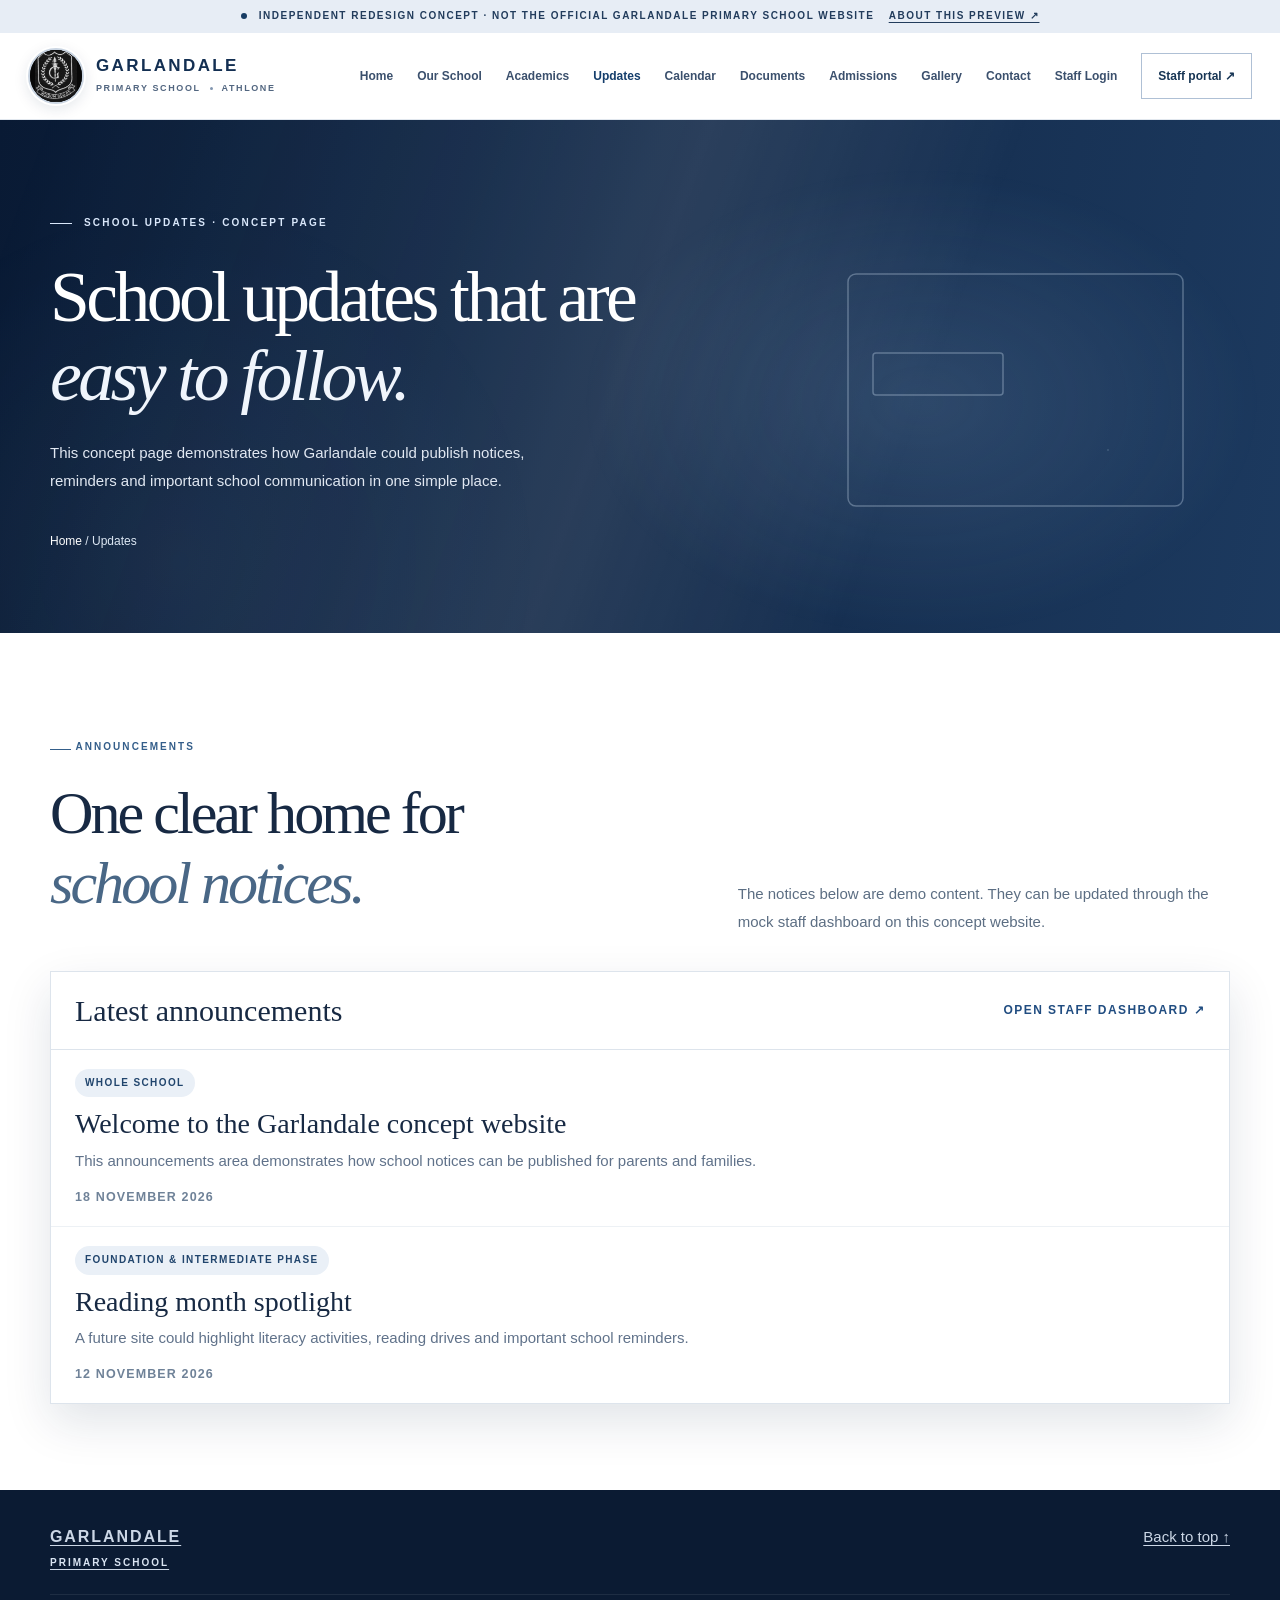
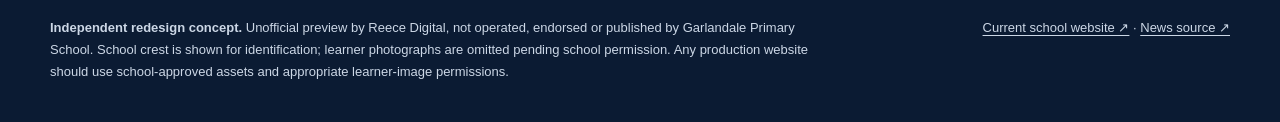
<file: updates.html>
<!doctype html><html lang="en"><head><meta charset="utf-8"><meta name="robots" content="noindex,nofollow"><meta name="viewport" content="width=device-width,initial-scale=1"><meta name="theme-color" content="#122c4d"><meta name="description" content="Updates and announcements concept page for Garlandale Primary School."><title>Updates | Garlandale Primary School Concept</title><link rel="stylesheet" href="styles.css?v=mobile-hero-20261118-1"><link rel="icon" type="image/svg+xml" href="favicon.svg?v=20261118-photos-restored-4"><link rel="icon" type="image/png" sizes="192x192" href="garlandale-school-crest.png?v=20261118-photos-restored-4"><link rel="apple-touch-icon" href="garlandale-school-crest.png?v=20261118-photos-restored-4"><meta property="og:type" content="website"><meta property="og:title" content="Updates | Garlandale Primary School Concept"><meta property="og:description" content="Independent Garlandale Primary School redesign concept by Reece Digital."><meta property="og:url" content="https://fredrock007.github.io/garlandale-primary-redesign/updates.html"><meta property="og:image" content="https://fredrock007.github.io/garlandale-primary-redesign/garlandale-school-crest.png"><meta name="twitter:card" content="summary"><meta name="twitter:image" content="https://fredrock007.github.io/garlandale-primary-redesign/garlandale-school-crest.png"></head><body data-page="updates"><div class="concept"><span class="concept-dot"></span> Independent redesign concept · Not the official Garlandale Primary School website <a href="#concept-info">About this preview ↗</a></div><header class="header" id="top"><div class="navwrap"><a href="index.html" class="identity" aria-label="Garlandale Primary concept home"><span class="identity-mark"><img src="garlandale-school-crest.png" alt=""></span><span><strong>GARLANDALE</strong><small>PRIMARY SCHOOL <i></i> ATHLONE</small></span></a><button class="menu-toggle" type="button" aria-label="Open navigation" aria-controls="main-nav" aria-expanded="false"><span></span><span></span><span></span></button><nav id="main-nav" aria-label="Main navigation"><a href="index.html" data-nav="home">Home</a><a href="about.html" data-nav="about">Our School</a><a href="academics.html" data-nav="academics">Academics</a><a href="updates.html" data-nav="updates">Updates</a><a href="calendar.html" data-nav="calendar">Calendar</a><a href="documents.html" data-nav="documents">Documents</a><a href="admissions.html" data-nav="admissions">Admissions</a><a href="gallery.html" data-nav="gallery">Gallery</a><a href="contact.html" data-nav="contact">Contact</a><a href="staff-login.html" data-nav="staff-login">Staff Login</a><button type="button" class="staff-button" id="open-staff">Staff portal <span aria-hidden="true">↗</span></button></nav></div></header>
<main><section class="page-hero"><div class="banner-art art-updates" aria-hidden="true"><svg viewBox="0 0 530 350" fill="none" stroke="currentColor" stroke-width="1.5" stroke-linecap="round" stroke-linejoin="round">
  <rect x="85" y="72" width="335" height="232" rx="8"/>
  <rect x="110" y="151" width="130" height="42" rx="3"/>
  <g class="gp-writing-lines">
    <path class="gp-write w1" pathLength="100" d="M110 113 H391"/>
    <path class="gp-write w2" pathLength="100" d="M110 133 H391"/>
    <path class="gp-write w3" pathLength="100" d="M260 151 H390"/>
    <path class="gp-write w4" pathLength="100" d="M260 169 H390"/>
    <path class="gp-write w5" pathLength="100" d="M260 188 H345"/>
    <path class="gp-write w6" pathLength="100" d="M110 205 H391"/>
    <path class="gp-write w7" pathLength="100" d="M110 226 H391"/>
    <path class="gp-write w8" pathLength="100" d="M110 248 H345"/>
  </g>
</svg></div><div class="hero-ring" style="right:-140px;top:-250px;width:560px;height:560px"></div><div class="hero-ring" style="right:80px;top:-130px;width:420px;height:420px"></div><div class="content"><p class="kicker"><span></span> SCHOOL UPDATES · CONCEPT PAGE</p><h1>School updates that are <em>easy to follow.</em></h1><p class="lead">This concept page demonstrates how Garlandale could publish notices, reminders and important school communication in one simple place.</p><nav class="breadcrumbs"><a href="index.html">Home</a> / Updates</nav></div></section></main>
<section class="section"><div class="content"><div class="section-head reveal"><div><p class="section-overline"><span></span> ANNOUNCEMENTS</p><h2>One clear home for<br><em>school notices.</em></h2></div><p>The notices below are demo content. They can be updated through the mock staff dashboard on this concept website.</p></div><div class="table-card reveal"><div class="table-head"><h3>Latest announcements</h3><a class="text-link" href="staff-demo.html">Open staff dashboard ↗</a></div><ul id="announcements-list" class="table-list"></ul></div></div></section>
<footer class="footer" id="concept-info"><div class="content footer-top"><a href="#top" class="footer-brand">GARLANDALE <span>PRIMARY SCHOOL</span></a><a href="#top">Back to top ↑</a></div><div class="content footer-bottom"><p><strong>Independent redesign concept.</strong> Unofficial preview by Reece Digital, not operated, endorsed or published by Garlandale Primary School. School crest is shown for identification; learner photographs are omitted pending school permission. Any production website should use school-approved assets and appropriate learner-image permissions.</p><p><a href="https://garlandaleprimary.wordpress.com/" target="_blank" rel="noopener noreferrer">Current school website ↗</a> · <a href="https://athlonenews.co.za/news/2026-10-28-garlandale-primary-school-unveils-renovated-library/" target="_blank" rel="noopener noreferrer">News source ↗</a></p></div></footer><dialog class="staff-dialog" id="staff-dialog" aria-labelledby="staff-title"><button id="close-staff" type="button" class="dialog-close" aria-label="Close preview">×</button><div class="dialog-kicker">FUTURE FUNCTIONALITY</div><h2 id="staff-title">A simpler way to manage school updates.</h2><p>A secure staff dashboard could allow authorised team members to manage website content without needing to edit code.</p><div class="dialog-options"><span>✦ Post announcements</span><span>▤ Update school calendar</span><span>⇩ Share documents</span><span>▧ Manage approved photographs</span></div><p class="dialog-footnote">Concept preview only. No real staff accounts or shared content storage are connected.</p><button class="btn btn-gold" type="button" id="staff-done">Close preview <span>→</span></button></dialog><script src="script.js?v=20261118-photos-restored-4"></script></body></html>
</file>
<file: styles.css>
:root{
  --navy:#122c4d;
  --navy-deep:#0b1c34;
  --navy-mid:#274668;
  --sky:#5d7ea7;
  --mist:#eef3f8;
  --mist-2:#f6f8fb;
  --white:#ffffff;
  --ink:#172943;
  --muted:#60728a;
  --line:#dde4ec;
  --soft:#ecf0f5;
  --gold:#d9e3f0;
  --hover:#f1f5fa;
  --shadow:0 18px 45px rgba(10,33,69,.12);
  --serif: Georgia, 'Times New Roman', serif;
  --sans: Arial, Helvetica, sans-serif;
}
*{box-sizing:border-box}
html{scroll-behavior:smooth}
body{margin:0;font:15px/1.68 var(--sans);color:var(--ink);background:#fff;-webkit-font-smoothing:antialiased}
a{color:inherit;text-decoration:none}
img{max-width:100%;display:block}
button,input,textarea,select{font:inherit}
textarea,input,select{border:1px solid #c8d4e1;border-radius:14px;padding:12px 14px;background:#fff;color:var(--ink)}
textarea{min-height:110px;resize:vertical}
button{cursor:pointer}
::selection{background:#c8d6e7;color:#10233d}
a:focus-visible,button:focus-visible,input:focus-visible,textarea:focus-visible,select:focus-visible{outline:3px solid #84aee2;outline-offset:3px}
.content{width:min(1180px,calc(100% - 72px));margin:auto}
.concept{background:#e7edf5;color:#223c5c;text-align:center;min-height:33px;padding:8px 18px;font-size:10px;text-transform:uppercase;letter-spacing:.15em;font-weight:bold}
.concept .concept-dot{display:inline-block;width:6px;height:6px;background:#173c63;border-radius:50%;vertical-align:middle;margin-right:8px}
.concept a{text-decoration:underline;text-underline-offset:3px;margin-left:10px}
.header{background:rgba(255,255,255,.97);position:sticky;top:0;z-index:50;border-bottom:1px solid #e1e7ee;backdrop-filter:blur(12px)}
.navwrap{width:min(1260px,calc(100% - 56px));margin:auto;min-height:86px;display:flex;align-items:center;justify-content:space-between;gap:24px}
.identity{display:flex;gap:12px;align-items:center;flex-shrink:0}
.identity-mark{width:56px;height:56px;border-radius:50%;overflow:hidden;background:#07090d;border:2px solid #cad5e2;box-shadow:0 0 0 2px #fff,0 4px 15px rgba(12,35,69,.13)}
.identity strong{display:block;color:#132f52;font-size:17px;letter-spacing:.14em;line-height:1.2}
.identity small{display:block;color:#526680;font-size:9px;letter-spacing:.18em;font-weight:bold;margin-top:4px}
.identity small i{display:inline-block;width:3px;height:3px;border-radius:50%;background:#8296b0;vertical-align:middle;margin:0 5px}
.header nav{display:flex;align-items:center;gap:24px}
.header nav a,.header nav button{font-size:12px;font-weight:700;color:#3b506d;background:none;border:0;padding:0}
.header nav a:hover,.header nav a.is-active,.header nav button:hover{color:#153e6c}
.staff-button{border:1px solid #afc0d5!important;padding:12px 16px!important;border-radius:0;background:#fff!important;color:#183655!important;white-space:nowrap;transition:.2s}
.staff-button:hover{background:#142f50!important;color:#fff!important}
.menu-toggle{display:none;border:0;background:none;padding:10px}
.menu-toggle span{display:block;width:25px;height:2px;background:var(--navy);margin:5px 0}
.page-hero,.hero{position:relative;overflow:hidden;color:#fff;background:radial-gradient(circle at 82% 27%,#3c5c83 0%,transparent 41%),linear-gradient(110deg,#0b1b33,#142d50 55%,#244568 100%)}
.page-hero::before,.hero::before{content:'';position:absolute;inset:0;background:linear-gradient(120deg,transparent 15%,rgba(255,255,255,.06) 32%,transparent 54%);animation:bannerSweep 22s linear infinite;pointer-events:none}
.page-hero::after,.hero::after{content:'';position:absolute;inset:0;background:radial-gradient(circle at var(--mx,25%) var(--my,50%),rgba(255,255,255,.18),transparent 220px);opacity:.45;transition:opacity .25s ease;pointer-events:none}
.hero-decoration,.hero-orbit,.page-hero .hero-ring{position:absolute;border:1px solid rgba(211,225,245,.12);border-radius:50%;pointer-events:none}
.hero-decoration.ring-a{right:-190px;top:-340px;width:650px;height:650px}
.hero-decoration.ring-b{left:-490px;bottom:-500px;width:650px;height:650px;box-shadow:0 0 0 50px rgba(255,255,255,.03),0 0 0 100px rgba(255,255,255,.02)}
.hero-orbit{width:420px;height:420px;box-shadow:0 0 0 32px rgba(255,255,255,.03),0 0 0 80px rgba(255,255,255,.02)}
.hero-orbit.orbit-a{animation:orbitSlow 45s linear infinite}
.hero-orbit.orbit-b{width:470px;height:470px;animation:orbitSlow 70s linear infinite reverse}
.hero-orbit.orbit-c{width:365px;height:365px;animation:orbitSlow 55s linear infinite}
.hero-wrap{width:min(1180px,calc(100% - 72px));margin:auto;min-height:665px;display:grid;grid-template-columns:1.05fr .95fr;gap:30px;align-items:center;padding:64px 0 68px;position:relative;z-index:2}
.overline,.section-overline{font-size:10px;letter-spacing:.205em;font-weight:800;text-transform:uppercase}
.overline{color:#dae8fb;display:flex;align-items:center;gap:13px}
.mini-rule,.section-overline>span{width:21px;height:1px;background:currentColor;display:inline-block}
.hero h1,.page-hero h1{font:400 clamp(50px,5.6vw,80px)/1.1 var(--serif);letter-spacing:-.05em;margin:26px 0 24px;max-width:640px}
.hero h1 em,.page-hero h1 em,.section h2 em,.contact-section h2 em{color:#f5f7fb;font-weight:400}
.hero-description,.page-hero p.lead{color:#e1e8f2;font-size:15px;line-height:1.85;max-width:500px}
.hero-actions{display:flex;flex-wrap:wrap;gap:12px;margin-top:35px}
.btn{display:inline-flex;align-items:center;justify-content:space-between;gap:24px;padding:16px 20px;min-height:50px;border:1px solid transparent;font-size:12px;font-weight:800;transition:transform .25s,box-shadow .25s,background .25s}
.btn:hover{transform:translateY(-3px)}
.btn-gold{background:#eef3fb;color:#17345a}
.btn-gold:hover{background:#fff;box-shadow:0 12px 28px rgba(0,0,0,.18)}
.btn-outline{border-color:rgba(196,210,227,.48);color:#fff}
.btn-outline:hover{background:rgba(255,255,255,.08)}
.hero-footnote{color:#d8e1ed;font-size:10px;letter-spacing:.15em;display:flex;align-items:center;gap:13px;margin-top:72px;text-transform:uppercase}
.asterisk{font-size:19px;color:#d3e3fc}.hero-divider{height:1px;flex:0 0 36px;background:#ffffff45}
.hero-visual{height:570px;position:relative;display:grid;place-items:center}
.visual-dots{position:absolute;inset:36px 0;background-image:radial-gradient(#d4e1ff66 1px,transparent 1px);background-size:21px 21px;mask-image:linear-gradient(to left,#0008,transparent 70%)}
.library-card{position:relative;width:min(390px,90%);height:450px;background:#dce5f0;border:10px solid #c8d5e8;box-shadow:0 30px 80px rgba(6,27,23,.3);overflow:hidden;transform:rotate(-3deg);transition:transform 1s cubic-bezier(.2,.7,.2,1),box-shadow 1s}
.hero-visual:hover .library-card{transform:rotate(-1deg) translateY(-8px);box-shadow:0 40px 90px rgba(5,29,24,.4)}
.card-topline,.card-bottom{position:absolute;left:21px;right:21px;display:flex;justify-content:space-between;font-size:9px;letter-spacing:.18em;font-weight:bold;color:#244160;z-index:5}.card-topline{top:15px}.card-bottom{bottom:11px}.card-bottom span{font-size:15px;color:#537aa5}
.window{position:absolute;top:45px;left:75px;right:75px;height:135px;background:linear-gradient(#9db3c9,#d7e0ec 71%,#b8c8d6);border:9px solid #d3deea;border-radius:110px 110px 0 0;overflow:hidden}
.sun{position:absolute;left:52%;top:32px;width:51px;height:51px;border-radius:50%;background:#f9fcff;box-shadow:0 0 42px rgba(255,255,255,.8)}
.horizon{height:80px;position:absolute;bottom:-54px;border-radius:50%;width:140%;background:#7a95b4;left:-20%}.horizon.h2{bottom:-72px;background:#547190;left:20%}
.window-star{position:absolute;color:#fff;z-index:2}.s1{left:20px;top:28px}.s2{right:22px;top:13px}.s3{left:54px;top:14px}
.shelf{position:absolute;left:28px;right:28px;height:83px;border-bottom:13px solid #7d6a54;display:flex;align-items:end;padding:0 10px;gap:5px}.shelf:after{content:'';position:absolute;bottom:-19px;left:-7px;right:-7px;height:5px;background:#d3dde8}.shelf-1{top:162px}.shelf-2{top:244px}
.book{display:block;flex:1;max-width:26px;min-width:9px;border-radius:2px 2px 0 0;box-shadow:inset 2px 0 2px rgba(255,255,255,.38),2px 0 2px rgba(0,0,0,.12)}
.b1{height:60px;background:#466a8f}.b2{height:72px;background:#57779b}.b3{height:52px;background:#97adc4}.b4{height:70px;background:#284f7f}.b5{height:61px;background:#335f94}.b6{height:78px;background:#879db8}.b7{height:49px;background:#6686ab}.b8{height:64px;background:#546d88}.b9{height:62px;background:#839dc0}.b10{height:53px;background:#7892ad}.b11{height:72px;background:#5a7494}.b12{height:55px;background:#53708d}
.plant{margin-left:auto;height:58px;width:60px;position:relative}.plant:before{content:'';position:absolute;bottom:0;left:15px;width:35px;height:28px;background:#7089a5;clip-path:polygon(0 0,100% 0,83% 100%,18% 100%)}.plant span{position:absolute;left:28px;bottom:27px;width:4px;height:58px;background:#6380a2;transform:rotate(-9deg)}.plant span:before,.plant span:after{content:'';position:absolute;border-radius:90% 0 90% 0;width:22px;height:13px;background:#6884a5}.plant span:before{left:-21px;top:5px;transform:rotate(-20deg)}.plant span:after{right:-21px;top:22px;transform:rotate(110deg)}
.open-book{position:absolute;width:165px;height:82px;top:310px;left:calc(50% - 82px);transform:rotate(-8deg);z-index:2;display:flex;filter:drop-shadow(2px 9px 4px rgba(112,83,47,.3))}.page{width:50%;height:100%;background:#fcfdff;border:1px solid #c4cfdb;padding:22px 13px 0}.left-page{border-radius:8px 3px 7px 16px;transform:skewY(5deg)}.right-page{border-radius:3px 8px 16px 7px;transform:skewY(-5deg)}.page span{display:block;background:#c6d1dd;height:2px;width:100%;margin-bottom:7px}.page span:last-child{width:70%}
.card-quote{font:italic 17px/1.25 var(--serif);text-align:right;position:absolute;right:26px;bottom:38px;color:#455b76}
.floating-tag{position:absolute;left:0;bottom:78px;z-index:6;background:#fff;color:#19395e;display:flex;gap:13px;align-items:center;padding:14px 21px;box-shadow:0 15px 35px rgba(0,0,0,.18);border:1px solid #dce4ee}.tag-icon{font-size:26px;color:#2a598b}.floating-tag strong,.floating-tag small{display:block}.floating-tag strong{font:20px var(--serif)}.floating-tag small{font-size:10px;color:#516982;margin-top:4px}
.hero-bottom{border-top:1px solid rgba(255,255,255,.15)}.bottom-inner{width:min(1180px,calc(100% - 72px));margin:auto;min-height:65px;display:flex;gap:27px;align-items:center;font-size:9px;letter-spacing:.16em;font-weight:bold;color:#c5d2e4}.bottom-line{flex:1;height:1px;background:#ffffff38}.bottom-inner a{color:#ecf4ff}
.page-hero .content{padding:95px 0 82px;position:relative;z-index:2}
.page-hero p.kicker{margin:0 0 18px;color:#dae8fb;font-size:10px;letter-spacing:.22em;font-weight:800;text-transform:uppercase;display:flex;align-items:center;gap:12px}
.page-hero p.kicker span{display:inline-block;width:22px;height:1px;background:#dae8fb}
.page-hero nav.breadcrumbs{margin-top:36px;color:#dce7f3;font-size:12px}.page-hero nav.breadcrumbs a{color:#fff}
.section{padding:86px 0}
.section h2,.contact-section h2,.community-copy h2{font:400 clamp(44px,4.7vw,67px)/1.1 var(--serif);letter-spacing:-.05em;margin:22px 0 18px}
.section-overline{color:#345e8a}
.section-head{display:grid;grid-template-columns:1fr .76fr;gap:40px;align-items:end;margin-bottom:35px}
.section-head>p{font-size:15px;color:#5c6e83;line-height:1.85;margin:0}
.grid-2{display:grid;grid-template-columns:1fr 1fr;gap:34px}
.grid-3{display:grid;grid-template-columns:repeat(3,1fr);gap:24px}
.card{background:#fff;border:1px solid var(--line);box-shadow:var(--shadow)}
.card.pad{padding:28px}
.card h3{font:400 30px/1.15 var(--serif);margin:0 0 14px}
.muted{color:var(--muted)}
.text-link{display:inline-flex;align-items:center;gap:9px;color:#214d81;font-size:12px;font-weight:800;text-transform:uppercase;letter-spacing:.12em}
.text-link:hover{text-decoration:underline;text-underline-offset:3px}
.link-strip{box-shadow:0 8px 25px rgba(24,56,46,.05);background:#fff}.quick-grid{display:grid;grid-template-columns:repeat(4,1fr)}.quick-grid>a{display:flex;align-items:center;gap:15px;padding:26px 15px;border-right:1px solid #e8e9e3;transition:background .3s}.quick-grid>a:first-child{padding-left:0}.quick-grid>a:last-child{padding-right:0;border-right:0}.quick-grid>a:hover{background:var(--hover)}.quick-icon{height:48px;width:48px;display:grid;place-items:center;background:#eaf0f7;color:#2d5282;font-size:19px;border-radius:50%}.quick-grid strong{display:block;color:#183654;font-size:13px}.quick-grid small{display:block;color:#64778f;font-size:11px;margin-top:4px}.quick-grid b{margin-left:auto;color:#567ca8}
.school-life-photo-section{padding:84px 0 65px;background:#eef3f9}.school-life-photo-grid{display:grid;grid-template-columns:1.17fr .83fr;gap:65px;align-items:center}.school-photo-frame{position:relative;overflow:hidden;box-shadow:0 25px 55px rgba(10,33,69,.17);border:9px solid #fff;min-height:390px;border-radius:6px}.school-photo-frame img{width:100%;height:420px;object-fit:cover;object-position:50% 37%;transition:transform .8s cubic-bezier(.2,.7,.2,1)}.school-photo-frame:hover img{transform:scale(1.045)}.school-photo-stamp{position:absolute;left:18px;bottom:18px;background:rgba(19,44,76,.9);padding:10px 15px;font-size:10px;letter-spacing:.17em;color:#fff;font-weight:700}.school-life-photo-copy h2{font:400 clamp(35px,3.7vw,57px)/1.14 var(--serif);letter-spacing:-.045em;margin:23px 0}.school-life-photo-copy h2 em{color:#3e608c;font-weight:400}.school-life-photo-copy>p:not(.section-overline){font-size:14px;color:#5c6e83;line-height:1.9}.school-photo-credit{font-size:10px!important;color:#78889a!important;margin-top:21px;padding-top:15px;border-top:1px solid #cbd6e3}
.welcome-grid,.community-grid,.contact-grid{display:grid;grid-template-columns:1fr 1fr;gap:58px;align-items:center}
.feature-stack{position:relative;padding-left:52px}.small-stat{position:absolute;left:0;top:20px;width:156px;height:130px;background:#173a64;color:#fff;display:flex;gap:10px;align-items:flex-start;padding:17px 16px;font:19px/1.2 var(--serif);box-shadow:0 30px 50px rgba(0,0,0,.14)}.stat-symbol{font-size:32px;color:#dce9fb}.feature-paper{min-height:390px;background:#f7f9fc;border:1px solid #dfe7ef;box-shadow:0 18px 55px rgba(16,31,57,.1);padding:70px 38px 28px;position:relative}.paper-corner{position:absolute;right:-1px;top:-1px;border-width:0 58px 58px 0;border-style:solid;border-color:transparent #d8e4f1 transparent transparent}.feature-paper span{display:block;color:#56779d;font-size:10px;font-weight:800;letter-spacing:.2em}.feature-paper h3{font:400 42px/1.02 var(--serif);margin:23px 0 17px}.feature-paper p{color:#5d6f84}.paper-art{margin-top:40px;font:800 31px/1 var(--serif);color:#183857}.paper-art span{display:inline;color:#5f83b0;font-size:32px}
.progress-section{background:#f4f7fa}.progress-grid{display:grid;grid-template-columns:repeat(2,1fr);gap:24px}.progress-card{background:#fff;border:1px solid #dbe3ed;box-shadow:var(--shadow);overflow:hidden}.progress-card.large{grid-column:span 2;display:grid;grid-template-columns:1fr 1fr}.progress-content{padding:28px}.category{display:block;color:#456990;font-size:10px;letter-spacing:.18em;font-weight:800;margin-bottom:12px;text-transform:uppercase}.progress-content h3{font:400 33px/1.08 var(--serif);margin:0 0 12px}.progress-content p{color:#5c6e83;margin:0 0 18px}.progress-content a{display:inline-flex;align-items:center;gap:8px;color:#204c7e;font-size:12px;font-weight:800;border-bottom:1px solid #9cb5d0;padding-bottom:2px}.progress-illustration,.simple-art{min-height:235px;position:relative;background:linear-gradient(135deg,#eaf0f7,#dae4ef)}.library-illustration .book-pile{position:absolute;left:50%;top:55%;transform:translate(-50%,-50%);display:flex;gap:10px}.library-illustration .book-pile i{display:block;width:45px;height:140px;background:#4a688f;border-radius:4px}.library-illustration .book-pile i:nth-child(2){height:120px;background:#7f97b5}.library-illustration .book-pile i:nth-child(3){height:160px;background:#27496f}.library-illustration .book-pile i:nth-child(4){height:128px;background:#91a6c1}.library-illustration .lamp{position:absolute;right:22%;top:18%;width:90px;height:90px;border:4px solid #6d88aa;border-top-left-radius:90px;border-top-right-radius:90px;border-bottom:0}.library-illustration .lamp:after{content:'';position:absolute;left:42px;top:86px;width:5px;height:72px;background:#6d88aa}.illust-caption{position:absolute;left:24px;bottom:18px;font-size:10px;letter-spacing:.18em;font-weight:800;color:#42668f}
.tech-art .screen-frame{position:absolute;inset:45px 55px 70px;background:#18395f;color:#dce7f3;border-radius:18px;padding:20px;box-shadow:0 18px 45px rgba(0,0,0,.12)}.tech-art .screen-line{height:7px;background:#d8e3f1;border-radius:999px;margin-top:22px}.tech-art .screen-line.short{width:55%}.tech-art .mouse-dot{position:absolute;right:65px;bottom:40px;width:15px;height:15px;border-radius:50%;background:#52739d}.community-art .round{position:absolute;border-radius:50%;background:rgba(141,169,205,.18)}.community-art .circ1{width:180px;height:180px;left:50%;top:50%;transform:translate(-50%,-50%)}.community-art .circ2{width:240px;height:240px;left:50%;top:50%;transform:translate(-50%,-50%);background:rgba(185,206,228,.24)}.community-art .circ3{width:110px;height:110px;left:50%;top:50%;transform:translate(-50%,-50%);background:rgba(255,255,255,.55)}.community-art .heart-mark{position:absolute;left:50%;top:50%;transform:translate(-50%,-50%);font:64px var(--serif);color:#355a88}
.source-caption{margin-top:20px;font-size:12px;color:#65768c}
.statement{background:#507399;color:#fff;padding:80px 0;position:relative;overflow:hidden}.statement-motif{position:absolute;left:50%;top:50%;transform:translate(-50%,-50%);font-size:240px;opacity:.07;line-height:1}.statement-inner{text-align:center}.statement-inner p{font-size:10px;font-weight:800;letter-spacing:.22em;text-transform:uppercase;margin:0 0 16px}.statement h2{font:400 clamp(44px,5vw,74px)/1.08 var(--serif);letter-spacing:-.05em;margin:0}.statement span{display:block;color:#e8eff8;margin-top:16px}
.learning-grid{display:grid;grid-template-columns:repeat(4,1fr);gap:18px}.learning-item{background:#fff;border:1px solid #dee6ef;padding:24px;min-height:285px;transition:transform .25s,box-shadow .25s,background .25s}.learning-item:hover{transform:translateY(-5px);background:#f0f4f9;box-shadow:var(--shadow)}.learning-number{display:block;font-size:11px;font-weight:800;letter-spacing:.16em;color:#7287a4}.learning-icon{width:50px;height:50px;border-radius:50%;display:grid;place-items:center;background:#e8eef7;color:#285484;font-size:20px;margin:24px 0 22px}.learning-item h3{font:400 23px/1.1 var(--serif);margin:0 0 10px}.learning-item p{color:#617185;font-size:14px}.module-note{display:flex;align-items:flex-start;gap:14px;background:#edf2f8;color:#536984;padding:18px 20px;margin-top:22px}.note-star{font-size:22px;color:#4e739b}
.community-section{padding:72px 0;background:linear-gradient(110deg,#0f2746,#274970);color:#fff}.community-art{height:380px;position:relative}.community-art .art-circle{position:absolute;border-radius:50%}.community-art .art-circle.a{width:260px;height:260px;background:rgba(255,255,255,.08);left:20%;top:14%}.community-art .art-circle.b{width:360px;height:360px;background:rgba(185,206,228,.27);left:30%;top:2%}.community-art .art-circle.c{width:150px;height:150px;background:rgba(141,169,205,.26);right:18%;bottom:16%}.community-book{position:absolute;left:50%;top:50%;transform:translate(-50%,-50%) rotate(-7deg);width:245px;height:170px;background:#eaf0f7;color:#203d65;border:1px solid #a9c2e3;box-shadow:0 24px 55px rgba(5,20,39,.28);padding:20px 22px}.book-word{display:block;font:800 28px var(--serif);letter-spacing:.04em}.book-lines{display:block;margin:14px 0 10px;color:#7590ac}.book-small{font-size:12px;color:#486386}.art-shape{position:absolute;font-size:35px;color:#cadbf2}.shape1{left:12%;bottom:14%}.shape2{right:14%;top:13%}.community-copy>p:not(.section-overline){color:#d6e2f1}.light-overline{color:#c9dafa}
.contact-section{padding:72px 0;background:#f3f6fa}.contact-panel{padding:30px;border:1px solid #dce5ed;background:#fff;box-shadow:var(--shadow)}.contact-top{display:block;color:#4e7097;font-size:10px;font-weight:800;letter-spacing:.18em;margin-bottom:18px}.contact-row{display:grid;grid-template-columns:90px 1fr;gap:12px;padding:18px 0;border-top:1px solid #edf1f5}.contact-row:first-of-type{padding-top:0;border-top:0}.contact-row span{font-size:10px;font-weight:800;letter-spacing:.18em;color:#4e7097}.contact-row strong,.contact-row a{font-size:17px;line-height:1.6}.contact-map{display:flex;align-items:center;justify-content:space-between;background:#183858;color:#fff;padding:16px 18px;margin-top:18px}.contact-map:hover{background:#2d537a}
.footer{background:#0b1b33;color:#ccd7e6;padding:34px 0 40px}.footer-top,.footer-bottom{display:flex;justify-content:space-between;gap:28px}.footer-brand{font-size:16px;letter-spacing:.12em;font-weight:800}.footer-brand span{display:block;color:#dae5f3;font-size:10px;letter-spacing:.2em;margin-top:4px}.footer-top{padding-bottom:22px;border-bottom:1px solid rgba(255,255,255,.08);margin-bottom:22px}.footer p{margin:0;max-width:760px;font-size:13px}.footer a{text-decoration:underline;text-underline-offset:3px}
.staff-dialog{width:min(620px,calc(100% - 28px));padding:34px 30px;color:#183656;background:#fbfcff;border:1px solid #bccde1;box-shadow:0 30px 75px rgba(0,0,0,.22)}.staff-dialog::backdrop{background:rgba(10,20,32,.52)}.dialog-close{position:absolute;right:10px;top:10px;background:none;border:0;font-size:34px;line-height:1;color:#53709a}.dialog-kicker{color:#4e7097;font-size:10px;letter-spacing:.18em;font-weight:800}.staff-dialog h2{font:400 40px/1.06 var(--serif);margin:14px 0}.dialog-options{display:grid;grid-template-columns:1fr 1fr;gap:10px;margin:22px 0}.dialog-options span{background:#ebf1f8;color:#21456d;padding:12px 14px}.dialog-footnote{font-size:12px;color:#61758f}
.reveal{opacity:0;transform:translateY(28px);transition:opacity .8s ease,transform .8s ease}.reveal.visible{opacity:1;transform:none}
.table-card{border:1px solid var(--line);box-shadow:var(--shadow);overflow:hidden;background:#fff}.table-head{display:flex;justify-content:space-between;gap:18px;align-items:center;padding:22px 24px;border-bottom:1px solid var(--line)}.table-head h3{margin:0;font:400 30px/1.1 var(--serif)}.table-list{padding:0;margin:0;list-style:none}.table-list li{padding:18px 24px;border-bottom:1px solid #edf1f5}.table-list li:last-child{border-bottom:0}.chip{display:inline-flex;align-items:center;padding:6px 10px;border-radius:999px;background:#eaf0f7;color:#21456d;font-size:10px;font-weight:800;letter-spacing:.14em;text-transform:uppercase}
.document-grid{display:grid;grid-template-columns:repeat(3,1fr);gap:20px}.document-card{border:1px solid var(--line);background:#fff;padding:24px;box-shadow:var(--shadow)}.document-card h3{font:400 24px/1.15 var(--serif);margin:14px 0 10px}.document-card p{color:#617185;font-size:14px;min-height:72px}.document-meta{display:flex;justify-content:space-between;gap:14px;color:#7790ab;font-size:11px;letter-spacing:.13em;text-transform:uppercase}
.gallery-grid{display:grid;grid-template-columns:repeat(3,1fr);gap:20px}.gallery-card{background:#fff;border:1px solid var(--line);box-shadow:var(--shadow);overflow:hidden}.gallery-frame{overflow:hidden;position:relative;height:230px;background:#dbe5ef}.gallery-frame img{width:100%;height:100%;object-fit:cover;transition:transform .8s ease,filter .5s ease}.gallery-frame:hover img{transform:scale(1.06)}.gallery-card .gallery-copy{padding:18px 20px 22px}.gallery-card h3{font:400 24px/1.12 var(--serif);margin:0 0 10px}.gallery-card p{font-size:14px;color:#627488}
.gallery-card .image-credit{display:block;font-size:10px;color:#78889a;margin-top:10px}
.calendar-grid{display:grid;grid-template-columns:1.1fr .9fr;gap:28px}.event-list article{padding:20px 0;border-bottom:1px solid #edf1f5}.event-list article:last-child{border-bottom:0}.event-list h3{margin:0 0 8px;font:400 28px var(--serif)}.event-meta{display:flex;flex-wrap:wrap;gap:10px;font-size:11px;color:#5d7997;font-weight:800;letter-spacing:.15em;text-transform:uppercase}
.two-col-copy{display:grid;grid-template-columns:1fr 1fr;gap:28px}
.contact-cards{display:grid;grid-template-columns:repeat(3,1fr);gap:20px}.mini-card{padding:24px;border:1px solid var(--line);box-shadow:var(--shadow);background:#fff}.mini-card h3{font:400 25px var(--serif);margin:0 0 10px}
.form-grid{display:grid;grid-template-columns:1fr 1fr;gap:18px}.form-grid .full{grid-column:1/-1}.dashboard-grid{display:grid;grid-template-columns:360px 1fr;gap:26px}.dashboard-panel{background:#fff;border:1px solid var(--line);box-shadow:var(--shadow);padding:24px}.dashboard-panel h3{font:400 28px var(--serif);margin:0 0 16px}.dashboard-panel h4{font:800 11px/1 var(--sans);letter-spacing:.15em;color:#547094;text-transform:uppercase;margin:24px 0 12px}.dashboard-panel form{display:grid;gap:12px}.dashboard-panel .btn{justify-content:center}.dashboard-stream{display:grid;gap:18px}.dashboard-statgrid{display:grid;grid-template-columns:repeat(4,1fr);gap:16px}.stat-card{background:#fff;border:1px solid var(--line);box-shadow:var(--shadow);padding:18px}.stat-card b{display:block;font:400 34px var(--serif);margin-top:10px}.login-wrap{display:grid;grid-template-columns:.92fr 1.08fr;gap:26px;align-items:stretch}.login-panel,.login-side{background:#fff;border:1px solid var(--line);box-shadow:var(--shadow)}.login-panel{padding:30px}.login-side{padding:30px;background:linear-gradient(145deg,#0f2746,#274970);color:#fff}.login-side h3{font:400 38px var(--serif);margin:0 0 16px}.login-side ul{padding-left:18px;color:#d8e3f2}.login-hint{margin-top:16px;background:#edf2f8;padding:14px 16px;color:#49627f}.notice{padding:14px 16px;border-radius:14px;background:#edf3f9;color:#23456e;font-size:13px}.warning{background:#fff7e5;color:#694d12}.success{background:#eaf7ef;color:#1a5d35}
@keyframes bannerSweep{0%{transform:translateX(-40%)}50%{transform:translateX(30%)}100%{transform:translateX(110%)}}
@keyframes orbitSlow{from{transform:rotate(0deg)}to{transform:rotate(360deg)}}
@media(max-width:1120px){.hero-wrap,.school-life-photo-grid,.welcome-grid,.community-grid,.contact-grid,.grid-2,.calendar-grid,.login-wrap,.dashboard-grid{grid-template-columns:1fr}.grid-3,.document-grid,.gallery-grid,.contact-cards,.dashboard-statgrid{grid-template-columns:repeat(2,1fr)}.progress-card.large{grid-column:auto;display:block}.progress-grid{grid-template-columns:1fr 1fr}.learning-grid{grid-template-columns:repeat(2,1fr)}.section-head{grid-template-columns:1fr}.feature-stack{padding-left:34px}}
@media(max-width:920px){.menu-toggle{display:block}.header nav{position:absolute;left:0;right:0;top:100%;background:#fff;border-top:1px solid #e0e8f1;padding:18px 28px;display:none;flex-direction:column;align-items:flex-start;gap:17px;box-shadow:0 16px 35px rgba(0,0,0,.08)}.header nav.open{display:flex}.navwrap{width:calc(100% - 34px)}.hero-wrap,.page-hero .content,.bottom-inner,.content{width:calc(100% - 38px)}.hero-wrap{min-height:0;padding:62px 0 32px}.hero h1,.page-hero h1{font-size:clamp(48px,7vw,68px)}.hero-visual{height:430px}.library-card{width:320px;height:405px}.window{left:60px;right:60px}.shelf-1{top:145px}.shelf-2{top:218px}.open-book{top:274px;transform:rotate(-8deg) scale(.88)}.floating-tag{left:-6px;bottom:10px}.quick-grid{grid-template-columns:1fr 1fr}.quick-grid>a:first-child,.quick-grid>a:last-child{padding-left:15px;padding-right:15px}.table-head{flex-direction:column;align-items:flex-start}}
@media(max-width:640px){.content,.hero-wrap,.page-hero .content,.bottom-inner{width:calc(100% - 30px)}.concept{font-size:8px;line-height:1.6}.concept a{display:none}.identity-mark{width:45px;height:45px}.identity strong{font-size:14px}.identity small{font-size:8px}.hero h1,.page-hero h1{font-size:clamp(42px,10vw,58px)}.hero-actions{flex-direction:column;align-items:stretch;max-width:380px}.hero-visual{height:395px}.library-card{width:295px;height:388px}.window{left:58px;right:58px;height:122px}.shelf{left:20px;right:20px}.shelf-1{top:139px}.shelf-2{top:209px}.open-book{top:263px;transform:rotate(-8deg) scale(.84)}.card-quote{font-size:14px}.floating-tag{padding:10px 12px}.floating-tag strong{font-size:15px}.floating-tag small{font-size:9px}.hero-footnote{font-size:9px;gap:8px}.quick-grid{grid-template-columns:1fr}.section{padding:68px 0}.school-life-photo-section{padding:56px 0}.school-photo-frame{border-width:6px}.school-photo-frame img{height:280px}.school-photo-stamp{font-size:8px;left:10px;bottom:10px}.school-life-photo-copy h2{font-size:42px}.section h2,.contact-section h2,.community-copy h2{font-size:clamp(39px,9vw,55px)}.feature-stack{padding-left:28px}.feature-paper{min-height:325px;padding:58px 24px 24px}.feature-paper h3{font-size:34px}.small-stat{width:126px;height:108px;font-size:16px;padding:13px}.progress-grid,.grid-3,.document-grid,.gallery-grid,.contact-cards,.learning-grid,.dashboard-statgrid,.two-col-copy,.form-grid{grid-template-columns:1fr}.contact-row{grid-template-columns:1fr}.footer-top,.footer-bottom{flex-direction:column;align-items:flex-start}.staff-dialog{padding:28px 20px}.staff-dialog h2{font-size:33px}}
@media(prefers-reduced-motion:reduce){html{scroll-behavior:auto}.reveal{opacity:1;transform:none;transition:none}.page-hero::before,.hero::before,.hero-orbit{animation:none}.btn,.learning-item,.gallery-frame img,.school-photo-frame img,.library-card{transition:none!important}}

/* V3 — visibly animated inner-page banners. Motion remains behind text. */
.page-hero{isolation:isolate; background-size:165% 165%; animation:garlandaleBannerDrift 17s ease-in-out infinite alternate}
.page-hero::before{inset:-35%;background:
 linear-gradient(109deg,transparent 25%,rgba(180,216,255,.10) 39%,rgba(255,255,255,.16) 46%,transparent 56%),
 linear-gradient(162deg,transparent 46%,rgba(130,180,239,.11) 50%,transparent 54%);
 opacity:1;animation:garlandaleLightPass 11s ease-in-out infinite alternate;will-change:transform}
.page-hero::after{background:
 radial-gradient(ellipse 360px 250px at var(--mx,72%) var(--my,55%),rgba(161,202,249,.20),transparent 85%),
 radial-gradient(circle at 12% 86%,rgba(190,218,251,.11),transparent 38%); opacity:.8}
.page-hero .hero-ring{border:2px solid rgba(215,234,255,.26);box-shadow:0 0 0 32px rgba(229,240,255,.035),0 0 0 90px rgba(234,241,255,.025),inset 0 0 65px rgba(188,222,255,.04);animation:garlandaleRingFloat 12s ease-in-out infinite alternate;will-change:transform}
.page-hero .hero-ring:nth-child(2){border-style:dashed;border-color:rgba(215,234,255,.19);animation:garlandaleRingOrbit 24s linear infinite}
.page-hero h1,.page-hero .lead,.page-hero .kicker,.page-hero .breadcrumbs{position:relative;z-index:2}
.gallery-card{transition:transform .35s ease,box-shadow .35s ease}
.gallery-card:hover{transform:translateY(-7px);box-shadow:0 24px 60px rgba(7,29,60,.20)}
.gallery-card:hover .gallery-frame img{transform:scale(1.09)}
.gallery-frame{background:linear-gradient(125deg,#dbe5ef,#edf3f9)}
@keyframes garlandaleBannerDrift{0%{background-position:0% 25%}100%{background-position:100% 80%}}
@keyframes garlandaleLightPass{0%{transform:translateX(-39%) translateY(-7%) rotate(-5deg)}100%{transform:translateX(40%) translateY(8%) rotate(5deg)}}
@keyframes garlandaleRingFloat{from{transform:translate(-26px,-18px) scale(.94) rotate(-10deg)}to{transform:translate(32px,26px) scale(1.07) rotate(13deg)}}
@keyframes garlandaleRingOrbit{from{transform:translate(20px,-15px) rotate(0deg) scale(.95)}to{transform:translate(-30px,24px) rotate(360deg) scale(1.07)}}
@media(prefers-reduced-motion:reduce){.page-hero,.page-hero::before,.page-hero .hero-ring{animation:none!important}.gallery-card{transition:none}}

/* Official school crest supplied for the concept preview */
.identity-mark img{width:100%;height:100%;object-fit:contain;display:block;background:#080808}
.identity-mark{background:#080808}


/* V5 — polished Garlandale refinements */
.hero{background:
  radial-gradient(circle at 82% 24%, rgba(134,170,214,.20) 0, transparent 24%),
  linear-gradient(114deg,#081728 0%,#102846 44%,#20446a 100%);
  background-size:160% 160%;
  animation:garlandaleHomeDrift 38s ease-in-out infinite alternate}
.hero::before{background:
  linear-gradient(118deg,transparent 18%,rgba(255,255,255,.04) 34%,rgba(255,255,255,.08) 43%,transparent 57%),
  repeating-linear-gradient(90deg, transparent 0 88px, rgba(255,255,255,.028) 88px 90px, transparent 90px 176px);
  animation:garlandaleHomeSweep 34s ease-in-out infinite alternate;opacity:.95}
.hero::after{background:
  radial-gradient(circle at var(--mx,24%) var(--my,48%),rgba(255,255,255,.22),transparent 240px),
  radial-gradient(circle at 80% 20%,rgba(176,210,246,.10),transparent 30%); opacity:.62}
.hero-visual{display:grid;place-items:center}
.crest-stage{position:relative;width:min(510px,100%);height:500px;display:grid;place-items:center}
.crest-atom{position:absolute;left:50%;top:50%;width:360px;height:360px;border:1px solid rgba(222,236,255,.18);border-radius:50%;transform-origin:center;box-shadow:0 0 0 1px rgba(255,255,255,.02) inset}
.atom-a{transform:translate(-50%,-50%) rotate(16deg);animation:atomOrbitA 34s linear infinite}
.atom-b{width:420px;height:270px;transform:translate(-50%,-50%) rotate(73deg);animation:atomOrbitB 44s linear infinite reverse;border-color:rgba(222,236,255,.14)}
.atom-c{width:315px;height:420px;transform:translate(-50%,-50%) rotate(-28deg);animation:atomOrbitC 54s linear infinite;border-color:rgba(222,236,255,.12)}
.crest-coin-wrap{position:relative;z-index:2;perspective:1500px;display:grid;place-items:center}
.crest-coin-shadow{position:absolute;left:50%;top:calc(50% + 146px);width:250px;height:42px;background:radial-gradient(ellipse at center, rgba(0,0,0,.38), rgba(0,0,0,0) 70%);transform:translateX(-50%);filter:blur(10px);animation:coinShadowPulse 12s ease-in-out infinite}
.crest-coin{position:relative;width:265px;height:355px;transform-style:preserve-3d;animation:sonicCoinTurn 14s ease-in-out infinite}
.crest-coin::before{content:'';position:absolute;inset:-4px;border-radius:28px;background:linear-gradient(140deg, rgba(255,255,255,.35), rgba(255,255,255,.08));transform:translateZ(-2px);filter:blur(1px)}
.crest-coin-face{position:absolute;inset:0;border-radius:30px;padding:22px;background:linear-gradient(145deg,#102948,#264a71);box-shadow:0 28px 70px rgba(0,0,0,.34), inset 0 0 0 1px rgba(255,255,255,.12), inset 0 -18px 28px rgba(0,0,0,.20)}
.crest-coin-face::before{content:'';position:absolute;inset:11px;border-radius:24px;background:linear-gradient(145deg,#c9d6e5,#819bb9);box-shadow:inset 0 0 0 1px rgba(255,255,255,.55)}
.crest-coin-face::after{content:'';position:absolute;left:18px;right:18px;top:14px;height:42%;border-radius:20px;background:linear-gradient(180deg, rgba(255,255,255,.24), rgba(255,255,255,0));pointer-events:none}
.crest-plaque{position:absolute;inset:38px 34px;border-radius:20px;display:grid;place-items:center;background:linear-gradient(180deg,#0a1118,#141f2b);box-shadow:inset 0 0 0 1px rgba(255,255,255,.05)}
.crest-plaque img{width:76%;height:auto;filter:drop-shadow(0 10px 12px rgba(0,0,0,.35))}
.crest-stage-caption{position:absolute;bottom:22px;left:50%;transform:translateX(-50%);text-align:center;color:#dbe8f6;letter-spacing:.18em;text-transform:uppercase}
.crest-stage-caption strong{display:block;font-size:11px;margin-bottom:8px}
.crest-stage-caption small{display:block;font-size:9px;color:#c7d4e3}

/* Actual school image refinements */
.school-photo-frame img{object-fit:cover;object-position:center center}
.gallery-frame img[src$='garlandale-school-crest.png']{object-fit:contain;padding:16px;background:linear-gradient(180deg,#0d0d10,#1a1c20)}

/* Inner banner elegance and variety */
.page-hero{--hero-angle:112deg;--hero-a:#09182c;--hero-b:#163352;--hero-c:#2f537b;--hero-spot-x:82%;--hero-spot-y:22%;--hero-motion:42s;--hero-sweep:33s;--ring-float:24s;--ring-orbit:48s;--pattern-angle:102deg;background:
  radial-gradient(circle at var(--hero-spot-x) var(--hero-spot-y), rgba(150,188,232,.18) 0, transparent 25%),
  linear-gradient(var(--hero-angle),var(--hero-a) 0%,var(--hero-b) 52%,var(--hero-c) 100%);
  background-size:170% 170%;animation:garlandaleBannerDrift var(--hero-motion) ease-in-out infinite alternate}
.page-hero::before{inset:-28%;background:
  repeating-linear-gradient(var(--pattern-angle), transparent 0 92px, rgba(255,255,255,.030) 92px 94px, transparent 94px 188px),
  linear-gradient(118deg,transparent 21%,rgba(255,255,255,.045) 38%,rgba(255,255,255,.10) 48%,transparent 60%),
  linear-gradient(160deg,transparent 40%,rgba(163,205,249,.08) 49%,transparent 56%);
  animation:garlandaleLightPass var(--hero-sweep) ease-in-out infinite alternate;opacity:.92}
.page-hero::after{background:
  radial-gradient(ellipse 420px 290px at var(--mx,72%) var(--my,55%),rgba(188,219,252,.22),transparent 82%),
  radial-gradient(circle at 14% 86%,rgba(188,219,252,.08),transparent 32%);opacity:.76}
.page-hero .hero-ring{animation:garlandaleRingFloat var(--ring-float) ease-in-out infinite alternate;border:1px solid rgba(223,235,252,.22);box-shadow:0 0 0 24px rgba(255,255,255,.02),0 0 0 72px rgba(255,255,255,.015)}
.page-hero .hero-ring:nth-child(2){animation:garlandaleRingOrbit var(--ring-orbit) linear infinite;border-style:dashed;border-color:rgba(223,235,252,.17)}
body[data-page='about'] .page-hero{--hero-angle:130deg;--hero-a:#081626;--hero-b:#17304d;--hero-c:#38597d;--hero-spot-x:18%;--hero-spot-y:24%;--hero-motion:52s;--hero-sweep:41s;--ring-float:28s;--ring-orbit:56s;--pattern-angle:84deg}
body[data-page='academics'] .page-hero{--hero-angle:118deg;--hero-a:#071628;--hero-b:#173250;--hero-c:#33587e;--hero-spot-x:78%;--hero-spot-y:26%;--hero-motion:46s;--hero-sweep:36s;--ring-float:22s;--ring-orbit:52s;--pattern-angle:116deg}
body[data-page='updates'] .page-hero{--hero-angle:110deg;--hero-a:#09192c;--hero-b:#1d3855;--hero-c:#3a6188;--hero-spot-x:70%;--hero-spot-y:20%;--hero-motion:49s;--hero-sweep:37s;--ring-float:26s;--ring-orbit:58s;--pattern-angle:98deg}
body[data-page='calendar'] .page-hero{--hero-angle:122deg;--hero-a:#09172a;--hero-b:#213a59;--hero-c:#476788;--hero-spot-x:30%;--hero-spot-y:18%;--hero-motion:54s;--hero-sweep:40s;--ring-float:25s;--ring-orbit:60s;--pattern-angle:142deg}
body[data-page='documents'] .page-hero{--hero-angle:108deg;--hero-a:#091a30;--hero-b:#1e3b5d;--hero-c:#2d5579;--hero-spot-x:78%;--hero-spot-y:16%;--hero-motion:50s;--hero-sweep:39s;--ring-float:24s;--ring-orbit:54s;--pattern-angle:76deg}
body[data-page='admissions'] .page-hero{--hero-angle:136deg;--hero-a:#0a1829;--hero-b:#18314d;--hero-c:#355979;--hero-spot-x:20%;--hero-spot-y:28%;--hero-motion:56s;--hero-sweep:43s;--ring-float:30s;--ring-orbit:62s;--pattern-angle:128deg}
body[data-page='gallery'] .page-hero{--hero-angle:112deg;--hero-a:#08182a;--hero-b:#193753;--hero-c:#40698f;--hero-spot-x:65%;--hero-spot-y:18%;--hero-motion:44s;--hero-sweep:35s;--ring-float:23s;--ring-orbit:50s;--pattern-angle:100deg}
body[data-page='contact'] .page-hero{--hero-angle:118deg;--hero-a:#08192c;--hero-b:#1b3656;--hero-c:#355f86;--hero-spot-x:24%;--hero-spot-y:22%;--hero-motion:48s;--hero-sweep:38s;--ring-float:26s;--ring-orbit:57s;--pattern-angle:148deg}
body[data-page='staff-login'] .page-hero{--hero-angle:120deg;--hero-a:#09182d;--hero-b:#1b3350;--hero-c:#31597d;--hero-spot-x:72%;--hero-spot-y:24%;--hero-motion:53s;--hero-sweep:42s;--ring-float:28s;--ring-orbit:64s;--pattern-angle:88deg}

@keyframes garlandaleHomeDrift{0%{background-position:0% 16%}100%{background-position:100% 72%}}
@keyframes garlandaleHomeSweep{0%{transform:translateX(-26%) translateY(-4%)}100%{transform:translateX(24%) translateY(5%)}}
@keyframes atomOrbitA{from{transform:translate(-50%,-50%) rotate(16deg)}to{transform:translate(-50%,-50%) rotate(376deg)}}
@keyframes atomOrbitB{from{transform:translate(-50%,-50%) rotate(73deg)}to{transform:translate(-50%,-50%) rotate(-287deg)}}
@keyframes atomOrbitC{from{transform:translate(-50%,-50%) rotate(-28deg)}to{transform:translate(-50%,-50%) rotate(332deg)}}
@keyframes sonicCoinTurn{0%{transform:rotateY(0deg) rotateX(5deg)}50%{transform:rotateY(180deg) rotateX(5deg)}100%{transform:rotateY(360deg) rotateX(5deg)}}
@keyframes coinShadowPulse{0%,100%{transform:translateX(-50%) scale(.92);opacity:.34}50%{transform:translateX(-50%) scale(1.04);opacity:.48}}
@media(max-width:920px){.crest-stage{height:420px}.crest-coin{width:220px;height:300px}.crest-atom{width:300px;height:300px}.atom-b{width:350px;height:220px}.atom-c{width:250px;height:340px}.crest-stage-caption{bottom:10px}.crest-coin-shadow{top:calc(50% + 124px);width:200px}}
@media(max-width:640px){.crest-stage{height:360px}.crest-coin{width:190px;height:260px}.crest-plaque{inset:32px 28px}.crest-atom{width:250px;height:250px}.atom-b{width:290px;height:190px}.atom-c{width:210px;height:290px}.crest-stage-caption strong{font-size:10px}.crest-stage-caption small{font-size:8px}.floating-tag{bottom:8px}}
@media(prefers-reduced-motion:reduce){.hero,.hero::before,.crest-coin,.crest-atom,.page-hero,.page-hero::before,.page-hero .hero-ring{animation:none!important}}

/* Garlandale V6: new 3-D shield, not a card. */
.shield-stage{position:relative;width:min(510px,100%);height:525px;display:grid;place-items:center;isolation:isolate}
.shield-stage::before{content:"";position:absolute;inset:15%;border-radius:50%;background:radial-gradient(circle,rgba(188,219,249,.17),transparent 70%);filter:blur(24px)}
.shield-orbit{position:absolute;left:50%;top:45%;border:1px solid rgba(196,224,255,.25);border-radius:50%;width:95%;height:60%;transform:translate(-50%,-50%) rotate(35deg);animation:garlandaleOrbit1 68s linear infinite}
.shield-orbit-two{width:71%;height:83%;transform:translate(-50%,-50%) rotate(72deg);animation:garlandaleOrbit2 82s linear infinite reverse;border-color:rgba(196,224,255,.16)}
.shield-orbit-three{width:91%;height:79%;transform:translate(-50%,-50%) rotate(-32deg);animation:garlandaleOrbit3 105s linear infinite;border-color:rgba(196,224,255,.12)}
.floating-shield-perspective{position:relative;z-index:2;perspective:1100px;filter:drop-shadow(0 33px 35px rgba(0,6,18,.42))}
.floating-shield{position:relative;width:254px;height:303px;transform-style:preserve-3d;animation:garlandaleShieldSpin 19s linear infinite}
.shield-rim,.shield-surface{position:absolute;inset:0;clip-path:polygon(50% 0,78% 7%,96% 12%,94% 65%,86% 80%,69% 93%,50% 100%,31% 93%,14% 80%,6% 65%,4% 12%,22% 7%);backface-visibility:hidden}
.shield-rim-back{background:linear-gradient(125deg,#263a53,#9eb5cf,#45607d);transform:translateZ(-10px)}
.shield-rim-middle{background:linear-gradient(125deg,#d6e4f2,#6e89a6 35%,#c5d5e4 70%,#3d5777);transform:translateZ(0)}
.shield-rim-front{background:linear-gradient(130deg,#fcffff 0,#a8bed4 21%,#324f70 41%,#e1eaf2 64%,#5e7591 100%);transform:translateZ(10px)}
.shield-surface{inset:10px;background:linear-gradient(135deg,#060a10,#15243a);display:grid;place-items:center;transform:translateZ(13px);box-shadow:inset 0 0 14px rgba(0,0,0,.3)}
.shield-surface img{display:block;width:90%;height:90%;object-fit:contain;mix-blend-mode:screen;filter:contrast(1.20) brightness(1.15);background:transparent}
.shield-back{transform:rotateY(180deg) translateZ(13px)}
.shield-caption{position:absolute;bottom:17px;left:0;right:0;text-align:center;z-index:2;letter-spacing:.22em;color:#e3edf8;pointer-events:none}
.shield-caption strong{display:block;font-size:12px}.shield-caption span{font-size:9px;opacity:.76}
.hero-visual .floating-tag{bottom:17px;left:-14px;z-index:5}
@keyframes garlandaleShieldSpin{0%{transform:rotateY(0deg) rotateX(5deg)}100%{transform:rotateY(360deg) rotateX(5deg)}}
@keyframes garlandaleOrbit1{from{transform:translate(-50%,-50%) rotate(35deg)}to{transform:translate(-50%,-50%) rotate(395deg)}}
@keyframes garlandaleOrbit2{from{transform:translate(-50%,-50%) rotate(72deg)}to{transform:translate(-50%,-50%) rotate(-288deg)}}
@keyframes garlandaleOrbit3{from{transform:translate(-50%,-50%) rotate(-32deg)}to{transform:translate(-50%,-50%) rotate(328deg)}}
/* Individually styled inner page hero decoration */
.page-hero{position:relative;--motif-opacity:.23;background:linear-gradient(115deg,#07182d,#173656 53%,#254b70);animation:garlandaleBannerDrift 70s ease-in-out infinite alternate!important}
.page-hero::before{background:linear-gradient(112deg,transparent 24%,rgba(199,225,255,.08) 45%,transparent 67%);animation:garlandaleLightPass 66s ease-in-out infinite alternate!important;opacity:.58}
.page-hero .hero-ring{display:none}
.banner-art{position:absolute;right:-5%;top:50%;transform:translateY(-50%);width:min(50%,530px);height:auto;aspect-ratio:530/350;color:#d6e8fa;opacity:var(--motif-opacity);pointer-events:none;z-index:1;animation:motifFloat 38s ease-in-out infinite alternate}
.banner-art svg{width:100%;height:100%;overflow:visible}
.page-hero .content{position:relative;z-index:2}
body[data-page=about] .page-hero{--motif-opacity:.22;background:linear-gradient(128deg,#07172a,#213f62 52%,#345c7b)}
body[data-page=about] .banner-art{right:3%;animation:motifBreath 40s ease-in-out infinite alternate}
body[data-page=academics] .page-hero{--motif-opacity:.25;background:linear-gradient(112deg,#09182d,#122f50 55%,#345f7f)}
body[data-page=academics] .banner-art{right:2%;animation:motifTilt 49s ease-in-out infinite alternate}
body[data-page=updates] .page-hero{--motif-opacity:.23;background:linear-gradient(100deg,#091a34,#1d3b61 55%,#3b6188)}
body[data-page=updates] .banner-art{right:-1%;animation:motifFloat 56s ease-in-out infinite alternate}
body[data-page=calendar] .page-hero{--motif-opacity:.30;background:linear-gradient(125deg,#09172c,#20395b 50%,#436d90)}
body[data-page=calendar] .banner-art{right:3%;animation:motifClock 85s linear infinite}
body[data-page=documents] .page-hero{--motif-opacity:.27;background:linear-gradient(104deg,#08192e,#1d3956 55%,#315a83)}
body[data-page=documents] .banner-art{right:1%;animation:motifFloat 51s ease-in-out infinite alternate}
body[data-page=admissions] .page-hero{--motif-opacity:.22;background:linear-gradient(136deg,#0b1829,#19354f 50%,#3c6383)}
body[data-page=admissions] .banner-art{right:5%;animation:motifBreath 64s ease-in-out infinite alternate}
body[data-page=gallery] .page-hero{--motif-opacity:.30;background:linear-gradient(108deg,#07172b,#183a59 52%,#3e668b)}
body[data-page=gallery] .banner-art{right:1%;animation:motifTilt 57s ease-in-out infinite alternate}
body[data-page=contact] .page-hero{--motif-opacity:.24;background:linear-gradient(116deg,#081a30,#1d3959 54%,#335c80)}
body[data-page=contact] .banner-art{right:4%;animation:motifFloat 58s ease-in-out infinite alternate}
body[data-page=staff-login] .page-hero{--motif-opacity:.25;background:linear-gradient(120deg,#0a162a,#1e3655 55%,#2d5375)}
body[data-page=staff-login] .banner-art{right:2%;animation:motifBreath 69s ease-in-out infinite alternate}
@keyframes motifFloat{from{transform:translateY(-54%) translateX(-12px)}to{transform:translateY(-45%) translateX(16px)}}
@keyframes motifTilt{from{transform:translateY(-48%) rotate(-8deg)}to{transform:translateY(-51%) rotate(7deg)}}
@keyframes motifBreath{from{transform:translateY(-50%) scale(.94)}to{transform:translateY(-50%) scale(1.05)}}
@keyframes motifClock{from{transform:translateY(-50%) rotate(0deg)}to{transform:translateY(-50%) rotate(360deg)}}
.gallery-story-art{height:230px;background:radial-gradient(circle at 74% 23%,#5d81a7,transparent 42%),linear-gradient(125deg,#112e51,#34628c);display:grid;place-items:center;position:relative;color:#f0f6fc;overflow:hidden;transition:filter .4s}
.gallery-story-art:hover{filter:brightness(1.13)}
.gallery-story-art .story-glyph{font:normal 95px/1 Georgia,serif;opacity:.45;transform:rotate(-12deg)}
.gallery-story-art .story-art-caption{position:absolute;left:18px;bottom:16px;font-size:10px;font-weight:700;letter-spacing:.15em;text-transform:uppercase}
.story-library{background:radial-gradient(circle at 80% 15%,#698fb6,transparent 55%),linear-gradient(135deg,#0b213b,#2b547e)}
.story-excursion{background:radial-gradient(circle at 75% 45%,#86a9ca,transparent 53%),linear-gradient(155deg,#102b4b,#38688c)}
.story-community{background:radial-gradient(circle at 16% 20%,#547ead,transparent 54%),linear-gradient(105deg,#162a47,#406d91)}
.gallery-source{display:inline-block;margin-top:15px;color:#234e7a;text-decoration:underline;text-underline-offset:3px;font-size:12px;font-weight:700}
@media(max-width:800px){.banner-art{right:-25%;width:78%;opacity:.13}.floating-shield{width:210px;height:255px}.shield-stage{height:410px}.hero-visual .floating-tag{bottom:0}}
@media(max-width:520px){.floating-shield{width:165px;height:205px}.shield-stage{height:335px}.shield-caption{bottom:0}.hero-visual .floating-tag{bottom:0;left:-3px}.banner-art{right:-30%;opacity:.13}}
@media(prefers-reduced-motion:reduce){.floating-shield,.shield-orbit,.banner-art{animation:none!important}}


/* V7: deliberate, readable motion; different animated graphics on each tab */
.hero-visual .floating-tag{display:none!important}
.hero-visual .shield-caption{display:none!important}
.page-hero{background-size:190% 190%!important; animation:bannerBreathe 38s ease-in-out infinite alternate!important; isolation:isolate}
.page-hero::before{inset:-20%;opacity:.8!important;background:linear-gradient(110deg,transparent 15%,rgba(195,225,255,.08) 38%,rgba(255,255,255,.13) 49%,transparent 65%)!important;animation:bannerLight 27s ease-in-out infinite alternate!important}
.page-hero::after{opacity:.65;animation:ambientHalo 23s ease-in-out infinite alternate;pointer-events:none}
.banner-art{opacity:.32!important;transform-origin:50% 50%;filter:drop-shadow(0 0 13px rgba(130,189,255,.09))}
.banner-art svg{width:100%;height:100%;display:block}
.banner-art svg path,.banner-art svg circle,.banner-art svg rect,.banner-art svg line{stroke-dasharray:1600;animation:lineGlow 30s ease-in-out infinite alternate}
body[data-page='about'] .banner-art{animation:aboutPulse 25s ease-in-out infinite alternate!important}
body[data-page='academics'] .banner-art{animation:academicsPages 22s ease-in-out infinite alternate!important}
body[data-page='updates'] .banner-art{animation:updatesSweep 24s ease-in-out infinite alternate!important}
body[data-page='calendar'] .banner-art{animation:calendarPendulum 26s ease-in-out infinite alternate!important}
body[data-page='documents'] .banner-art{animation:documentsFloat 23s ease-in-out infinite alternate!important}
body[data-page='admissions'] .banner-art{animation:admissionsRise 29s ease-in-out infinite alternate!important}
body[data-page='gallery'] .banner-art{animation:galleryPhotos 21s ease-in-out infinite alternate!important}
body[data-page='contact'] .banner-art{animation:contactDrift 24s ease-in-out infinite alternate!important}
body[data-page='staff-login'] .banner-art{animation:staffDigital 28s ease-in-out infinite alternate!important}
@keyframes bannerBreathe{from{background-position:0% 35%}to{background-position:100% 65%}}
@keyframes bannerLight{0%{transform:translateX(-32%) rotate(-4deg)}100%{transform:translateX(31%) rotate(4deg)}}
@keyframes ambientHalo{0%{filter:brightness(.85);transform:translateX(-3%)}100%{filter:brightness(1.27);transform:translateX(5%)}}
@keyframes lineGlow{from{stroke-dashoffset:0;opacity:.75}to{stroke-dashoffset:80;opacity:1}}
@keyframes aboutPulse{0%{transform:translateY(-50%) scale(.87) rotate(-6deg)}100%{transform:translateY(-50%) scale(1.07) rotate(7deg)}}
@keyframes academicsPages{0%{transform:translate(-18px,-54%) skewY(-3deg)}100%{transform:translate(26px,-44%) skewY(3deg)}}
@keyframes updatesSweep{0%{transform:translate(-35px,-49%) rotate(-9deg)}100%{transform:translate(38px,-50%) rotate(9deg)}}
@keyframes calendarPendulum{0%{transform:translateY(-50%) rotate(-18deg)}100%{transform:translateY(-50%) rotate(18deg)}}
@keyframes documentsFloat{0%{transform:translate(-10px,-55%) rotate(-8deg)}100%{transform:translate(18px,-44%) rotate(8deg)}}
@keyframes admissionsRise{0%{transform:translateY(-44%) scale(.92);opacity:.17}100%{transform:translateY(-58%) scale(1.06);opacity:.38}}
@keyframes galleryPhotos{0%{transform:translate(-26px,-52%) rotate(-11deg)}100%{transform:translate(22px,-46%) rotate(10deg)}}
@keyframes contactDrift{0%{transform:translate(-25px,-52%) scale(.9)}100%{transform:translate(28px,-48%) scale(1.06)}}
@keyframes staffDigital{0%{transform:translate(-16px,-52%) rotate(-5deg);filter:brightness(.8)}100%{transform:translate(14px,-47%) rotate(5deg);filter:brightness(1.35)}}
/* School photographs on the home page, each with a real contextual caption */
.community-photo-highlights{background:#f5f8fc;padding:84px 0 94px}
.highlights-title{display:flex;justify-content:space-between;align-items:end;gap:35px;margin-bottom:32px}
.highlights-title h2{font:400 clamp(42px,5vw,66px)/1.06 var(--serif);letter-spacing:-.04em;margin:12px 0 0}
.highlights-title h2 em{color:#38597a}
.highlights-title>p{max-width:320px;color:#657790;font-size:15px}
.highlights-grid{display:grid;grid-template-columns:1.3fr .9fr;gap:23px}
.highlight-card{margin:0;position:relative;background:#fff;overflow:hidden;box-shadow:0 13px 36px rgba(8,34,66,.12)}
.highlight-card>a{display:block;overflow:hidden;background:#d8e4f0}
.highlight-card img{width:100%;height:100%;min-height:230px;object-fit:cover;transition:transform .8s ease}
.highlight-card:hover img{transform:scale(1.065)}
.highlight-main img{height:462px}
.highlight-card figcaption{padding:19px 22px}
.highlight-card figcaption strong,.highlight-card figcaption span{display:block}
.highlight-card figcaption strong{font:400 25px/1.15 var(--serif);color:#152e4e}
.highlight-card figcaption span{font-size:12px;color:#63758a;margin-top:8px}
.highlights-side{display:grid;grid-template-rows:1fr 1fr;gap:23px}
.highlights-side .highlight-card img{height:185px;min-height:185px}
.banner-image-fallback{object-fit:contain!important;padding:20px;background:#101c2c}
.highlight-news{padding:24px 27px;display:flex;flex-direction:column;justify-content:center;gap:10px;background:linear-gradient(130deg,#102c4a,#35628a);color:#fff;box-shadow:0 13px 36px rgba(8,34,66,.12);transition:transform .3s ease}
.highlight-news:hover{transform:translateY(-5px)}
.highlight-news-top{font-size:10px;letter-spacing:.17em;color:#c9ddf1;font-weight:800}
.highlight-news strong{font:400 30px/1.12 var(--serif)}
.highlight-news span:not(.highlight-news-top){font-size:13px;color:#dfebf6}
.highlight-news b{font-size:12px;margin-top:6px}
@media(max-width:820px){.highlights-title{display:block}.highlights-grid{grid-template-columns:1fr}.highlights-side{grid-template-columns:1fr 1fr;grid-template-rows:none}}
@media(max-width:600px){.community-photo-highlights{padding:55px 0}.highlights-side{grid-template-columns:1fr}.highlight-main img{height:275px}.highlight-news{min-height:240px}.banner-art{width:84%;right:-32%}}
@media(prefers-reduced-motion:reduce){.page-hero,.page-hero::before,.page-hero::after,.banner-art,.banner-art svg *{animation:none!important}}


/* Exact motif-specific animation refinement — starts at first paint, no entrance delay. */
.banner-art { animation:none !important; transform:translateY(-50%) !important; transition:none !important; }
.banner-art svg * {animation:none !important;}
.banner-art .gp-wheel {transform-box:view-box;transform-origin:284px 155px;animation:gpWheelRotate 18s linear infinite !important;}
.banner-art .gp-wave-one {animation:gpWaveFlow 7s ease-in-out infinite alternate !important;}
.banner-art .gp-wave-two {animation:gpWaveFlow2 9s ease-in-out infinite alternate !important;}
.banner-art .gp-write {stroke-dasharray:100;stroke-dashoffset:100;animation:gpWrite 5.6s linear infinite !important;}
.banner-art .gp-write.w1 {animation-delay:0s !important;}
.banner-art .gp-write.w2 {animation-delay:-.45s !important;}
.banner-art .gp-write.w3 {animation-delay:-.90s !important;}
.banner-art .gp-write.w4 {animation-delay:-1.35s !important;}
.banner-art .gp-write.w5 {animation-delay:-1.80s !important;}
.banner-art .gp-write.w6 {animation-delay:-2.25s !important;}
.banner-art .gp-write.w7 {animation-delay:-2.70s !important;}
.banner-art .gp-write.w8 {animation-delay:-3.15s !important;}
.banner-art .gp-minute-hand {transform-origin:260px 175px;animation:gpHandMove 19s linear infinite !important;}
.banner-art .gp-hour-hand {transform-origin:260px 175px;animation:gpHandMove 120s linear infinite !important;}
.banner-art .gp-second-hand {transform-origin:260px 175px;animation:gpHandMove 7s linear infinite !important;}
.banner-art .gp-sun-rays {transform-origin:260px 113px;animation:gpSunRays 13s linear infinite !important;}
.banner-art .gp-sun-aura {opacity:.15;animation:gpSunGlow 4s ease-in-out infinite !important;}
.banner-art .gp-route {stroke-dasharray:4 6;stroke-dashoffset:0;stroke-width:2.6;animation:gpRouteDash 3s linear infinite !important;}
.banner-art .gp-second-pin {transform-origin:446px 285px;animation:gpSecondPin 5s ease-in-out infinite !important;}
.banner-art .gp-pin-pulse {opacity:0;animation:gpPinPulse 5s ease-out infinite !important;}
@keyframes gpWheelRotate {to{transform:rotate(360deg)}}
@keyframes gpWaveFlow {from{transform:translateX(-18px) translateY(4px)}to{transform:translateX(17px) translateY(-7px)}}
@keyframes gpWaveFlow2 {from{transform:translateX(16px) translateY(-5px)}to{transform:translateX(-16px) translateY(7px)}}
@keyframes gpWrite {0%{stroke-dashoffset:100;opacity:.5}9%{opacity:1}55%,82%{stroke-dashoffset:0;opacity:1}100%{stroke-dashoffset:-100;opacity:.2}}
@keyframes gpHandMove {to{transform:rotate(360deg)}}
@keyframes gpSunRays {to{transform:rotate(360deg)}}
@keyframes gpSunGlow {0%,100%{opacity:.12;transform:scale(.85);transform-origin:260px 113px}50%{opacity:.8;transform:scale(1.2);transform-origin:260px 113px}}
@keyframes gpRouteDash {to{stroke-dashoffset:-40}}
@keyframes gpSecondPin {0%,8%{opacity:0;transform:scale(.4)}20%,78%{opacity:1;transform:scale(1)}89%,100%{opacity:0;transform:scale(.7)}}
@keyframes gpPinPulse {0%,15%{opacity:0;transform:scale(.4);transform-origin:446px 285px}25%{opacity:.7;transform:scale(1);transform-origin:446px 285px}48%,100%{opacity:0;transform:scale(1.8);transform-origin:446px 285px}}
@media(prefers-reduced-motion:reduce){.banner-art svg *{animation:none !important;stroke-dashoffset:0 !important;opacity:1 !important;transform:none !important}.banner-art .gp-second-pin{opacity:1!important}}


/* V2 motif refinements: locking padlock + camera flash */
.banner-art .gp-lock-shackle{transform-box:view-box;transform-origin:260px 163px;animation:gpLockShackle 3.8s ease-in-out infinite !important;}
.banner-art .gp-lock-click{opacity:0;animation:gpLockClick 3.8s ease-in-out infinite !important;}
.banner-art .gp-gallery-photo-back{animation:gpGalleryPhotoBack 9s ease-in-out infinite alternate !important;}
.banner-art .gp-gallery-photo-front{animation:gpGalleryPhotoFront 8s ease-in-out infinite alternate !important;}
.banner-art .gp-camera-body,.banner-art .gp-camera-lens{transform-origin:262px 179px;animation:gpCameraBob 3.6s ease-in-out infinite !important;}
.banner-art .gp-camera-flash{transform-origin:349px 118px;animation:gpCameraFlash 2.6s ease-in-out infinite !important;}
.banner-art .gp-camera-flare{opacity:0;transform-origin:349px 118px;animation:gpCameraFlare 2.6s ease-in-out infinite !important;}
@keyframes gpLockShackle{0%,12%{transform:translateY(-18px)}22%,72%{transform:translateY(0)}78%{transform:translateY(3px)}84%,100%{transform:translateY(0)}}
@keyframes gpLockClick{0%,16%,100%{opacity:0}20%,32%{opacity:1}36%,100%{opacity:0}}
@keyframes gpGalleryPhotoBack{from{transform:translate(-10px,-4px) rotate(-10deg)}to{transform:translate(8px,6px) rotate(-5deg)}}
@keyframes gpGalleryPhotoFront{from{transform:translate(9px,4px) rotate(7deg)}to{transform:translate(-7px,-5px) rotate(12deg)}}
@keyframes gpCameraBob{0%,100%{transform:translateY(0)}50%{transform:translateY(-4px)}}
@keyframes gpCameraFlash{0%,74%,100%{opacity:.35;transform:scale(.75)}80%{opacity:1;transform:scale(1.15)}86%{opacity:.25;transform:scale(.85)}}
@keyframes gpCameraFlare{0%,72%,100%{opacity:0;transform:scale(.5)}80%{opacity:.34;transform:scale(1.8)}86%{opacity:.1;transform:scale(1.1)}}
@media(prefers-reduced-motion:reduce){.banner-art .gp-lock-click,.banner-art .gp-camera-flash{opacity:1!important}.banner-art .gp-camera-flare{opacity:0!important}}


/* Garlandale V9: solid forged-metal shield, not three separated plates. Both faces have matching silver edging. */
.floating-shield{transform-style:preserve-3d;}
.shield-volume{position:absolute;inset:0;transform-style:preserve-3d;pointer-events:none;}
.shield-volume-slice{position:absolute;inset:0;display:block;
  clip-path:polygon(50% 0,78% 7%,96% 12%,94% 65%,86% 80%,69% 93%,50% 100%,31% 93%,14% 80%,6% 65%,4% 12%,22% 7%);
  background:linear-gradient(120deg,#344960 0%,#94aabd 18%,#d5e7f2 38%,#6b87a1 61%,#2b435d 79%,#bacddd 100%);
  transform:translateZ(var(--depth));backface-visibility:visible;
}
.shield-plate{position:absolute;inset:0;display:grid;place-items:center;
  clip-path:polygon(50% 0,78% 7%,96% 12%,94% 65%,86% 80%,69% 93%,50% 100%,31% 93%,14% 80%,6% 65%,4% 12%,22% 7%);
  background:linear-gradient(128deg,#f5fbff 0%,#8ca5bf 17%,#e7f0f7 36%,#617c99 60%,#f8fcff 80%,#738da8 100%);
  backface-visibility:hidden;
}
.shield-plate-front{transform:translateZ(17.6px)}
.shield-plate-back{transform:rotateY(180deg) translateZ(17.6px)}
.shield-inlay{position:absolute;inset:10px;display:grid;place-items:center;
  clip-path:polygon(50% 0,78% 7%,96% 12%,94% 65%,86% 80%,69% 93%,50% 100%,31% 93%,14% 80%,6% 65%,4% 12%,22% 7%);
  background:linear-gradient(135deg,#050a12,#172337 60%,#0b1525);
  box-shadow:inset 0 0 13px rgba(0,0,0,.3)
}
.shield-inlay img{width:91%;height:92%;object-fit:contain;mix-blend-mode:screen;filter:contrast(1.16) brightness(1.14)}


/* Focused update: month-view calendar and document stacks only */
.month-calendar{background:#fff;border:1px solid #dce5f0;box-shadow:0 22px 58px rgba(16,42,75,.09);padding:30px 34px 25px}
.month-calendar-top{display:flex;align-items:center;justify-content:space-between;gap:20px;margin-bottom:22px}
.month-calendar-eyebrow{color:#6f83a0;font-size:10px;font-weight:800;letter-spacing:.18em}
.month-calendar h2{font:400 clamp(29px,4vw,43px)/1.16 var(--serif);margin:7px 0 0;color:#162d4c}
.month-calendar-actions{display:flex;align-items:center;gap:9px}
.month-arrow,.month-today{border:1px solid #cfdae7;background:#f8fafc;color:#193b62;padding:10px 14px;min-height:43px;transition:background .25s,transform .25s}
.month-arrow:hover,.month-today:hover{background:#e5edf6;transform:translateY(-2px)}
.month-days{display:grid;grid-template-columns:repeat(7,minmax(0,1fr));gap:6px}
.month-weekday{text-transform:uppercase;font-size:11px;letter-spacing:.12em;color:#8190a3;font-weight:800;text-align:center;padding:10px 0}
.month-blank{min-height:68px}
.month-day{min-height:68px;background:#fafbfd;border:1px solid #e4eaf1;text-align:left;padding:11px 13px;position:relative;color:#1a3556;font-size:15px;transition:background .25s,border-color .25s,transform .25s,box-shadow .25s}
.month-day.weekend{background:#f3f6fa;color:#72839a}
.month-day:hover,.month-day:focus-visible{border-color:#779cc9;background:#eaf2fb;transform:translateY(-2px);box-shadow:0 6px 16px #0e2c4d17}
.month-day.is-today>span{display:inline-grid;place-items:center;background:#173a60;color:#fff;border-radius:50%;width:30px;height:30px;margin:-5px -8px}
.month-day[aria-pressed="true"]{outline:2px solid #426a99;outline-offset:-2px;background:#eaf2fa}
.date-dot{position:absolute;bottom:9px;right:10px;width:7px;height:7px;background:#426a99;border-radius:50%}
.month-calendar-bottom{border-top:1px solid #e7edf4;margin-top:18px;padding-top:15px;display:flex;align-items:center;justify-content:space-between;gap:10px;flex-wrap:wrap;font-size:12px;color:#657b96}
.event-key-dot{display:inline-block;width:8px;height:8px;background:#426a99;border-radius:50%;margin-right:7px}
.month-day-events{color:#526c89;font-size:13px}
.month-day-events article{border-top:1px solid #e8edf4;padding:11px 0}
.month-day-events article strong{color:#193555}
.month-day-events article p{margin:3px 0}
.paper-document{min-height:445px;padding:0 24px 26px;overflow:visible;position:relative;transition:transform .4s ease,box-shadow .4s ease}
.paper-document:hover,.paper-document:focus-within,.paper-document:focus-visible{transform:translateY(-7px);box-shadow:0 25px 55px rgba(8,33,65,.17)}
.paper-visual{height:195px;position:relative;perspective:850px;display:grid;place-items:center;overflow:visible;margin:0 auto 8px}
.paper-sheet{position:absolute;width:116px;height:146px;background:#fff;border:1px solid #bdcbdc;box-shadow:0 8px 15px #1732501a;top:24px;left:calc(50% - 58px);transform-origin:10% 100%;border-radius:2px;transition:transform .85s cubic-bezier(.18,.8,.22,1),box-shadow .75s ease}
.paper-back{transform:translate(13px,5px) rotate(8deg);background:#d7e1ef}
.paper-middle{transform:translate(6px,2px) rotate(3deg);background:#edf2f8}
.paper-front{z-index:2;background:linear-gradient(135deg,#fff,#f9fbfe);overflow:hidden;transform:rotate(-4deg)}
.paper-fold{position:absolute;top:0;right:0;width:27px;height:27px;background:linear-gradient(45deg,#d4dfec 50%,#fff 50%);clip-path:polygon(0 0,100% 100%,0 100%)}
.paper-headline{display:block;margin:31px 17px 16px;width:62%;height:6px;background:#6482a6}
.paper-line{display:block;margin:9px 17px;height:3px;background:#c1d0e0}
.paper-line.short{width:55%}.paper-line.medium{width:72%}
.paper-stamp{display:block;position:absolute;bottom:14px;right:13px;font-size:9px;font-weight:800;letter-spacing:.12em;color:#315f91;border:1px solid #9eb6d2;padding:2px 4px}
.paper-sparkle{position:absolute;color:#7194b8;top:26px;left:calc(50% + 80px);opacity:0;transform:translateY(8px);transition:opacity .35s ease,transform .4s ease}
.paper-document:hover .paper-front,.paper-document:focus-within .paper-front,.paper-document:focus-visible .paper-front{transform:rotate(-30deg) rotateY(-42deg) translate(-20px,-7px);box-shadow:-8px 12px 24px #1732501f}
.paper-document:hover .paper-middle,.paper-document:focus-within .paper-middle,.paper-document:focus-visible .paper-middle{transform:translate(3px,-7px) rotate(-9deg) rotateY(-16deg)}
.paper-document:hover .paper-back,.paper-document:focus-within .paper-back,.paper-document:focus-visible .paper-back{transform:translate(18px,5px) rotate(16deg)}
.paper-document:hover .paper-sparkle,.paper-document:focus-within .paper-sparkle{opacity:1;transform:translateY(0)}
.paper-document .document-content{position:relative;z-index:3}
.paper-document .document-content p{min-height:66px}
@media(max-width:640px){.month-calendar{padding:19px 12px}.month-calendar-top{align-items:flex-start;flex-direction:column}.month-days{gap:3px}.month-weekday{font-size:9px}.month-day{min-height:51px;padding:7px 5px;font-size:12px}.month-day.is-today>span{width:24px;height:24px;margin:-3px}.month-blank{min-height:51px}.paper-document{min-height:425px}}
@media(prefers-reduced-motion:reduce){.paper-document,.paper-sheet,.paper-sparkle,.month-day{transition:none!important}}


/* Scoped refinement: Academics and Gallery only */
body[data-page="academics"] .section-head h2{overflow:visible;line-height:1.16;padding-top:7px;margin-top:18px;}
body[data-page="academics"] .section-head h2 em{color:#526d90 !important;font-style:italic;font-weight:400;opacity:1;text-shadow:none;}
body[data-page="academics"] .section-head{padding-top:15px;align-items:center;}
body[data-page="academics"] .learning-item{position:relative;overflow:hidden;border-radius:12px;min-height:310px;background:#f7faff;border-color:#d9e5f0;box-shadow:0 4px 16px rgba(14,45,82,.04);}
body[data-page="academics"] .learning-item:nth-child(1){--academics-accent:#498c74;--academics-wash:#e7f4ed;background:linear-gradient(156deg,#f3faf6 0%,#fff 75%);}
body[data-page="academics"] .learning-item:nth-child(2){--academics-accent:#477ba7;--academics-wash:#e6f1fc;background:linear-gradient(156deg,#f3f8fd 0%,#fff 75%);}
body[data-page="academics"] .learning-item:nth-child(3){--academics-accent:#95713d;--academics-wash:#fbf1df;background:linear-gradient(156deg,#fcf8f0 0%,#fff 75%);}
body[data-page="academics"] .learning-item:nth-child(4){--academics-accent:#656fa9;--academics-wash:#eceafa;background:linear-gradient(156deg,#f7f6fd 0%,#fff 75%);}
body[data-page="academics"] .learning-item::before{content:'';position:absolute;left:0;top:0;width:100%;height:4px;background:var(--academics-accent);opacity:.65;}
body[data-page="academics"] .learning-number{color:var(--academics-accent);}
body[data-page="academics"] .learning-icon{background:var(--academics-wash);border:1px solid color-mix(in srgb,var(--academics-accent) 15%,transparent);font-family:'Apple Color Emoji','Segoe UI Emoji','Noto Color Emoji',sans-serif;font-size:25px;transition:transform .45s ease,background .3s ease;}
body[data-page="academics"] .learning-item:hover{transform:translateY(-7px);box-shadow:0 18px 35px rgba(14,45,82,.11);}
body[data-page="academics"] .learning-item:hover .learning-icon{transform:translateY(-3px) scale(1.07);}
body[data-page="academics"] .learning-item h3{color:#142b48;}
body[data-page="academics"] .learning-item p{color:#546b83;}
body[data-page="gallery"] .banner-art svg{overflow:visible;filter:drop-shadow(0 12px 16px rgba(4,17,34,.24));}
body[data-page="gallery"] .gp-real-photo{transform-box:fill-box;transform-origin:center;}
body[data-page="gallery"] .gp-photo-one{animation:gpActualPhotoOne 13s ease-in-out infinite alternate !important;}
body[data-page="gallery"] .gp-photo-two{animation:gpActualPhotoTwo 11s ease-in-out infinite alternate !important;}
body[data-page="gallery"] .gp-camera-real{animation:gpActualCamera 4s ease-in-out infinite !important;}
body[data-page="gallery"] .gp-real-flash{transform-box:fill-box;transform-origin:center;animation:gpActualFlash 4s ease-in-out infinite !important;}
body[data-page="gallery"] .gp-real-flash-halo{animation:gpActualHalo 4s ease-out infinite !important;}
@keyframes gpActualPhotoOne{from{transform:translate(98px,52px) rotate(-9deg)}to{transform:translate(90px,47px) rotate(-6deg)}}
@keyframes gpActualPhotoTwo{from{transform:translate(229px,77px) rotate(10deg)}to{transform:translate(237px,73px) rotate(7deg)}}
@keyframes gpActualCamera{0%,100%{transform:translate(203px,161px)}50%{transform:translate(203px,157px)}}
@keyframes gpActualFlash{0%,68%,83%,100%{opacity:.55;filter:none}72%,76%{opacity:1;filter:drop-shadow(0 0 13px white)}}
@keyframes gpActualHalo{0%,68%,83%,100%{opacity:0;transform:scale(.6)}74%{opacity:.48;transform:scale(1.15)}80%{opacity:0;transform:scale(1.8)}}
@media(prefers-reduced-motion:reduce){body[data-page="gallery"] .gp-real-photo,body[data-page="gallery"] .gp-camera-real,body[data-page="gallery"] .gp-real-flash,body[data-page="gallery"] .gp-real-flash-halo{animation:none!important}}
@media(max-width:640px){body[data-page="academics"] .section-head h2{font-size:clamp(36px,9vw,52px)}body[data-page="academics"] .learning-item{min-height:0}}


/* Layout repair: the dashboard forms may never overflow their own panel. */
.dashboard-grid{grid-template-columns:minmax(0,380px) minmax(0,1fr);align-items:start;gap:26px}
.dashboard-grid > *,.dashboard-panel,.dashboard-stream,.dashboard-panel form,.dashboard-panel .form-grid{min-width:0;max-width:100%;box-sizing:border-box}
.dashboard-panel{overflow:hidden}
.dashboard-panel form{grid-template-columns:minmax(0,1fr);width:100%}
.dashboard-panel form > *, .dashboard-panel .form-grid > *{min-width:0;max-width:100%;width:100%;box-sizing:border-box}
.dashboard-panel .form-grid{display:grid;grid-template-columns:minmax(0,1fr);gap:12px;width:100%}
.dashboard-panel input,.dashboard-panel textarea,.dashboard-panel select{display:block;min-width:0;max-width:100%;width:100%;box-sizing:border-box}
.dashboard-panel button{max-width:100%;width:100%;white-space:normal}
.dashboard-stream > *{min-width:0;max-width:100%}
@media(max-width:1120px){.dashboard-grid{grid-template-columns:minmax(0,1fr)}}

/* Accessible, consistently legible italic emphasis on light sections across every page. */
.section h2 em,.section-head h2 em,.contact-section h2 em,.welcome-copy h2 em,.school-life-photo-copy h2 em{color:#496786 !important;opacity:1 !important;text-shadow:none !important}
.section h2,.section-head h2,.contact-section h2{line-height:1.16;overflow:visible}
.section-head{padding-top:10px}
/* Preserve the intentional light contrast on navy blue sections. */
.hero h1 em,.page-hero h1 em,.community-copy h2 em,.statement h2 em{color:#f0f5fc !important;opacity:1}


/* Admissions + Contact lively cards */
.lively-card{position:relative;overflow:hidden;border-radius:12px;min-height:260px;background:#f7faff;border:1px solid #d9e5f0;box-shadow:0 4px 16px rgba(14,45,82,.04);transition:transform .28s ease,box-shadow .28s ease,background .28s ease;}
.lively-card::before{content:'';position:absolute;left:0;top:0;width:100%;height:4px;background:var(--card-accent,#477ba7);opacity:.72;}
.lively-card:hover{transform:translateY(-7px);box-shadow:0 18px 35px rgba(14,45,82,.11);}
.lively-icon{width:52px;height:52px;border-radius:50%;display:grid;place-items:center;background:var(--card-wash,#e6f1fc);border:1px solid color-mix(in srgb,var(--card-accent,#477ba7) 15%,transparent);font-family:'Apple Color Emoji','Segoe UI Emoji','Noto Color Emoji',sans-serif;font-size:25px;margin:24px 0 20px;transition:transform .45s ease,background .3s ease;}
.lively-card:hover .lively-icon{transform:translateY(-3px) scale(1.07);}
body[data-page="admissions"] .lively-card:nth-child(1){--card-accent:#498c74;--card-wash:#e7f4ed;background:linear-gradient(156deg,#f3faf6 0%,#fff 75%);}
body[data-page="admissions"] .lively-card:nth-child(2){--card-accent:#477ba7;--card-wash:#e6f1fc;background:linear-gradient(156deg,#f3f8fd 0%,#fff 75%);}
body[data-page="admissions"] .lively-card:nth-child(3){--card-accent:#95713d;--card-wash:#fbf1df;background:linear-gradient(156deg,#fcf8f0 0%,#fff 75%);}
body[data-page="contact"] .lively-card:nth-child(1){--card-accent:#4d7aa4;--card-wash:#eaf1fb;background:linear-gradient(156deg,#f5f9fe 0%,#fff 75%);}
body[data-page="contact"] .lively-card:nth-child(2){--card-accent:#498c74;--card-wash:#e7f4ed;background:linear-gradient(156deg,#f3faf6 0%,#fff 75%);}
body[data-page="contact"] .lively-card:nth-child(3){--card-accent:#8b6ba8;--card-wash:#f0e9f9;background:linear-gradient(156deg,#faf7fe 0%,#fff 75%);}
body[data-page="admissions"] .lively-card h3, body[data-page="contact"] .lively-card h3{color:#142b48;}
body[data-page="admissions"] .lively-card p, body[data-page="contact"] .lively-card p{color:#546b83;}
body[data-page="contact"] .mini-card.lively-card{padding:24px;}
@media(max-width:640px){.lively-card{min-height:0;}}

/* Homepage-only embroidered patch artwork: existing 3D rotation, thickness and orbital movement retained. */
body[data-page="home"] .shield-plate-front,
body[data-page="home"] .shield-plate-back {background:transparent;clip-path:none;}
body[data-page="home"] .shield-plate .shield-inlay {inset:0;clip-path:none;background:transparent;box-shadow:none;}
body[data-page="home"] .shield-plate .shield-inlay img[src*="embroidered-crest.svg"] {width:100%;height:100%;object-fit:contain;mix-blend-mode:normal;filter:drop-shadow(0 2px 3px rgba(3,10,22,.28));}

/* Exact supplied Wisdom Builds badge image: homepage front/back only */
body[data-page="home"] .shield-plate .shield-inlay img[src*="garlandale-wisdom-embroidered-home.png"]{width:100%;height:100%;object-fit:fill;mix-blend-mode:normal;filter:drop-shadow(0 3px 5px rgba(3,10,22,.28));}

/* Garlandale embroidered patch: thin fabric profile and exact art silhouette */
body[data-page="home"] .floating-shield .shield-volume{display:none!important;}
body[data-page="home"] .floating-shield{isolation:isolate;}
body[data-page="home"] .floating-shield::before{
 content:"";position:absolute;inset:0;
 background:linear-gradient(105deg,#101e31 0%,#142740 40%,#233958 70%,#101c30 100%);
 clip-path:polygon(50% 0,78% 7%,96% 12%,94% 65%,86% 80%,69% 93%,50% 100%,31% 93%,14% 80%,6% 65%,4% 12%,22% 7%);
 transform:translateZ(0px);box-shadow:none;
}
body[data-page="home"] .floating-shield .shield-plate{
 clip-path:none!important;background:transparent!important;box-shadow:none!important;
}
body[data-page="home"] .floating-shield .shield-plate-front{transform:translateZ(4px)!important;}
body[data-page="home"] .floating-shield .shield-plate-back{transform:rotateY(180deg) translateZ(4px)!important;}
body[data-page="home"] .floating-shield .shield-inlay{
 inset:0!important;clip-path:none!important;background:transparent!important;box-shadow:none!important;
}
body[data-page="home"] .floating-shield .shield-inlay img{
 width:100%!important;height:100%!important;object-fit:contain!important;
 mix-blend-mode:normal!important;filter:drop-shadow(0 1px 2px rgba(1,10,22,.35))!important;
}

/* Garlandale mobile-only inner-page hero: keep animated motifs out of text */
@media screen and (max-width:767px){
  body:not([data-page="home"]) .page-hero{
    display:flex;
    flex-direction:column;
    align-items:stretch;
  }
  body:not([data-page="home"]) .page-hero > .content{
    order:1;
    position:relative;
    z-index:2;
    padding-top:56px;
    padding-bottom:12px;
  }
  body:not([data-page="home"]) .page-hero > .content nav.breadcrumbs{
    margin-top:28px;
  }
  body:not([data-page="home"]) .page-hero > .banner-art{
    order:2;
    position:relative!important;
    inset:auto!important;
    top:auto!important;
    left:auto!important;
    right:auto!important;
    bottom:auto!important;
    display:block;
    width:min(74vw,300px)!important;
    height:auto!important;
    aspect-ratio:530/350;
    margin:10px auto 42px;
    transform:none!important;
    opacity:.43!important;
    pointer-events:none;
    animation:garlandaleMobileMotifFloat 17s ease-in-out infinite!important;
    z-index:1;
  }
  body:not([data-page="home"]) .page-hero > .banner-art svg{
    display:block;
    width:100%;
    height:100%;
    overflow:visible;
  }
  body:not([data-page="home"]) .page-hero > .hero-ring{
    display:none!important;
  }
}
@keyframes garlandaleMobileMotifFloat{
  0%,100%{translate:0 0;}
  50%{translate:0 -7px;}
}
</file>
